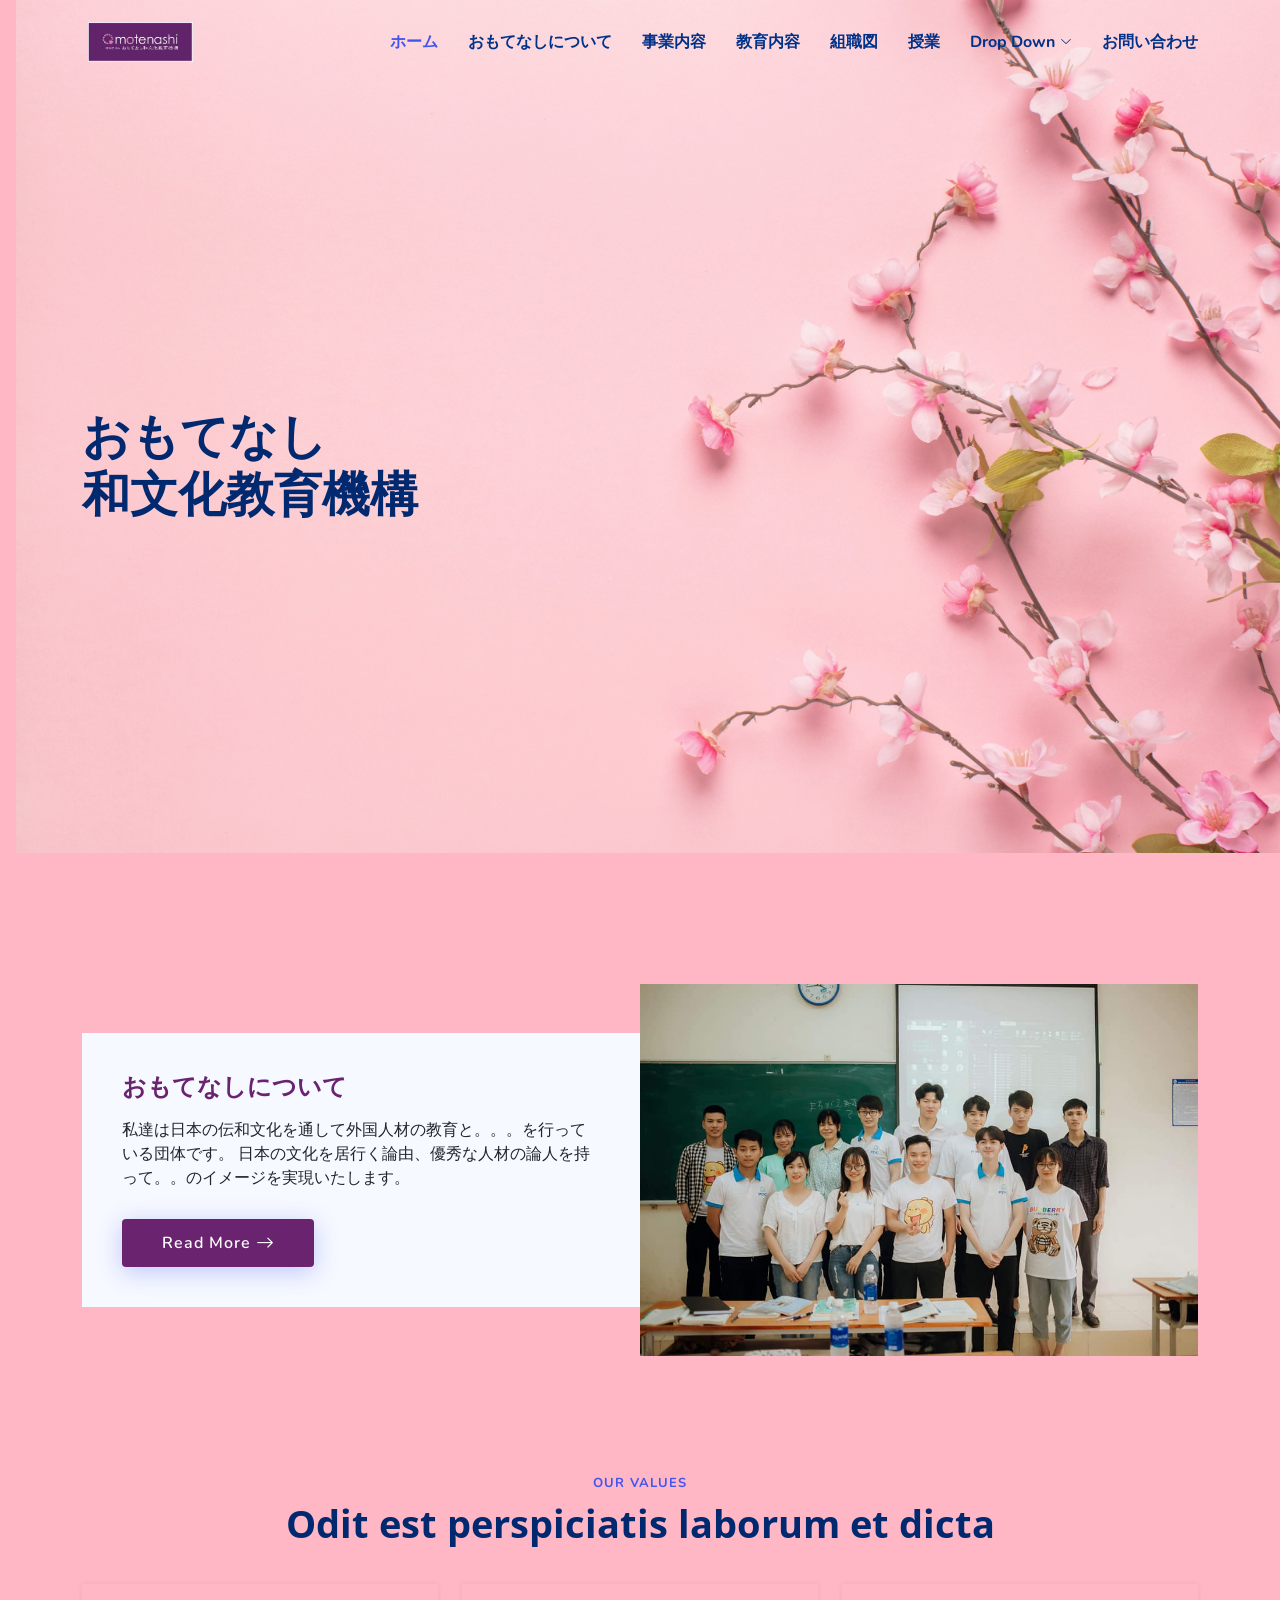
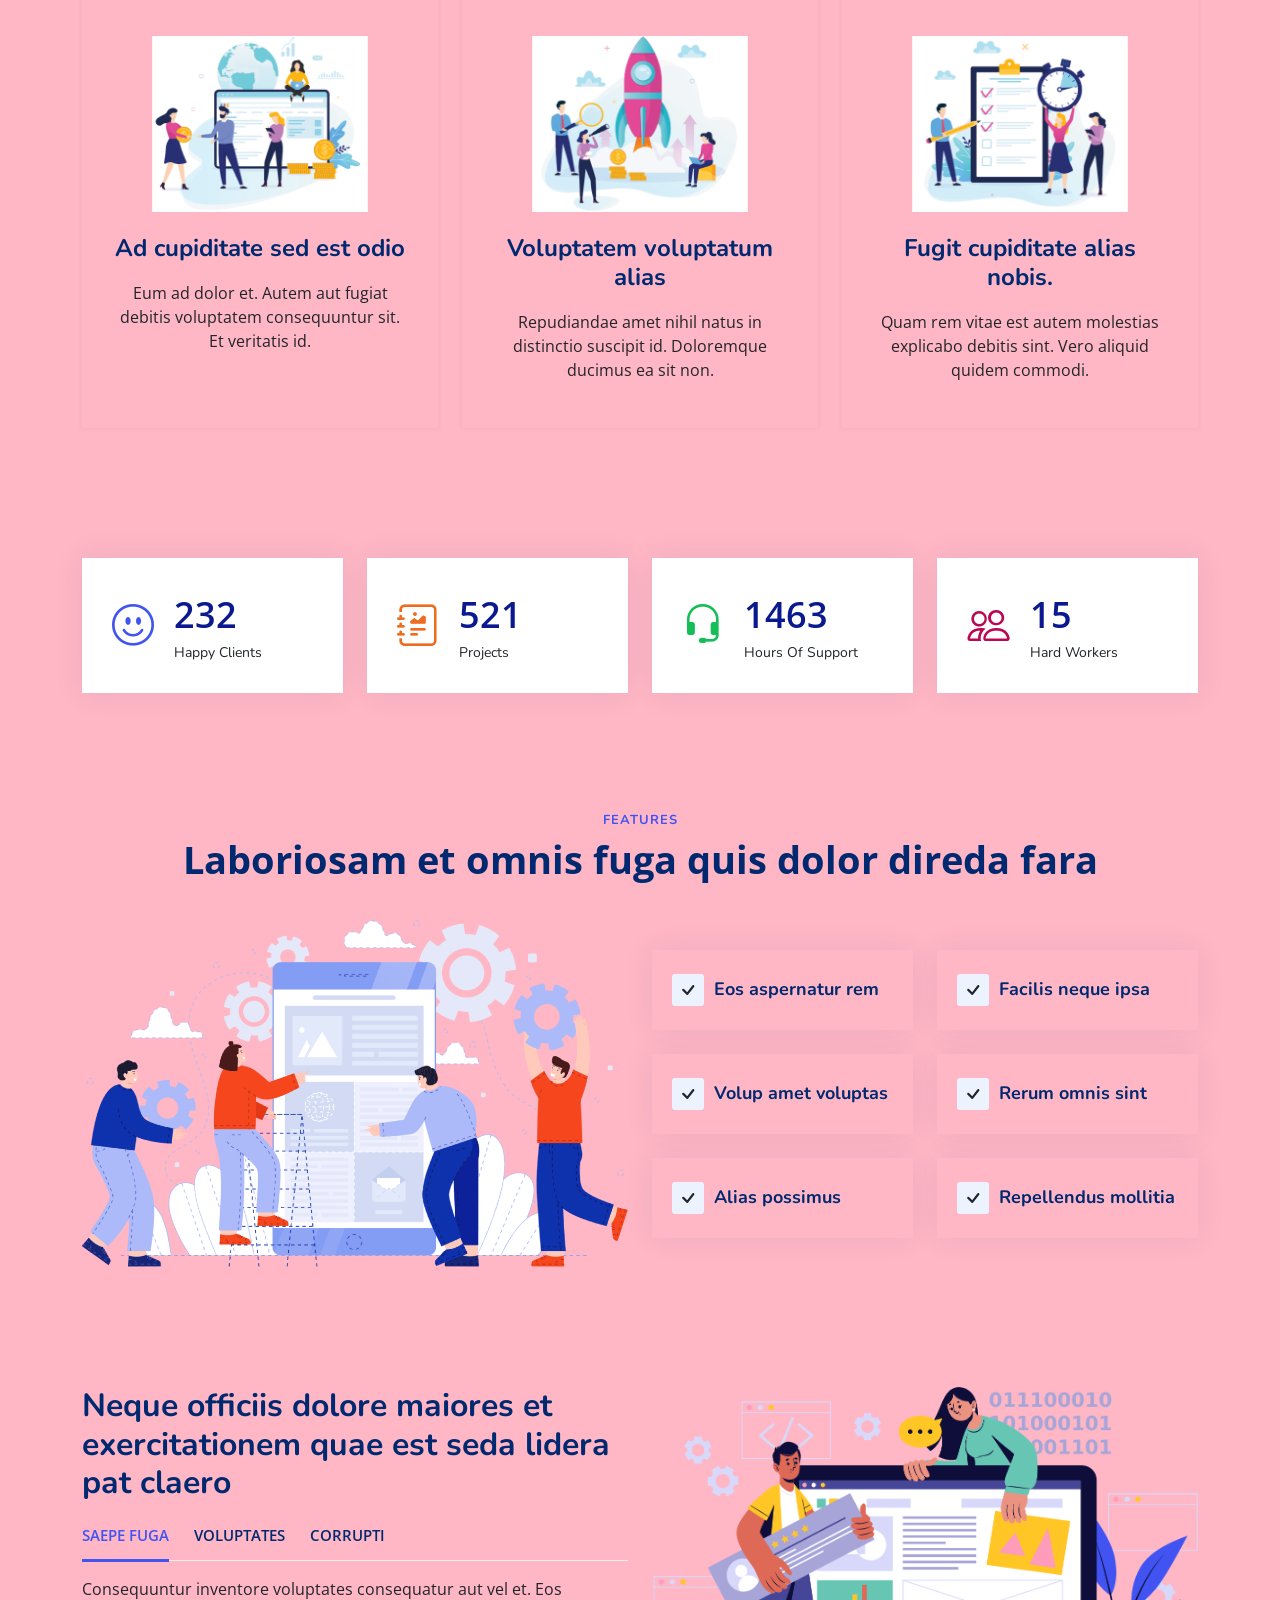
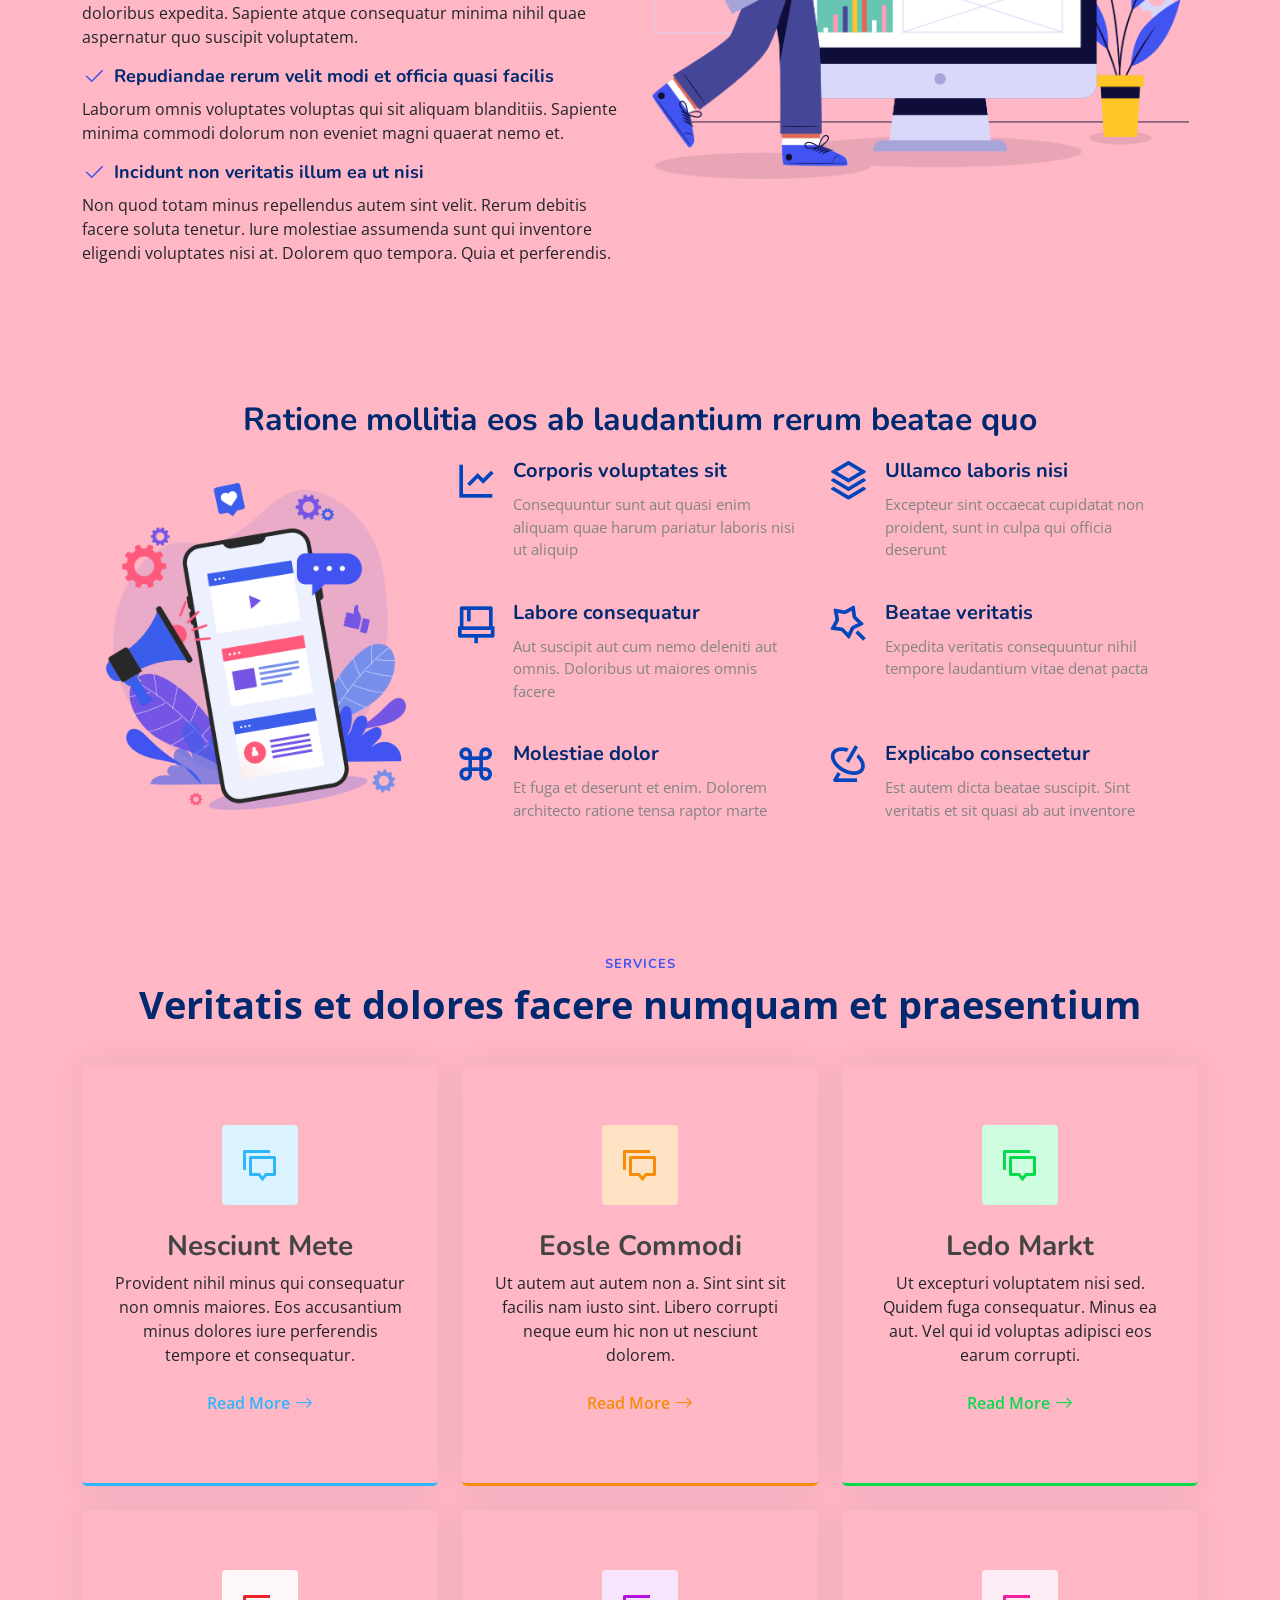
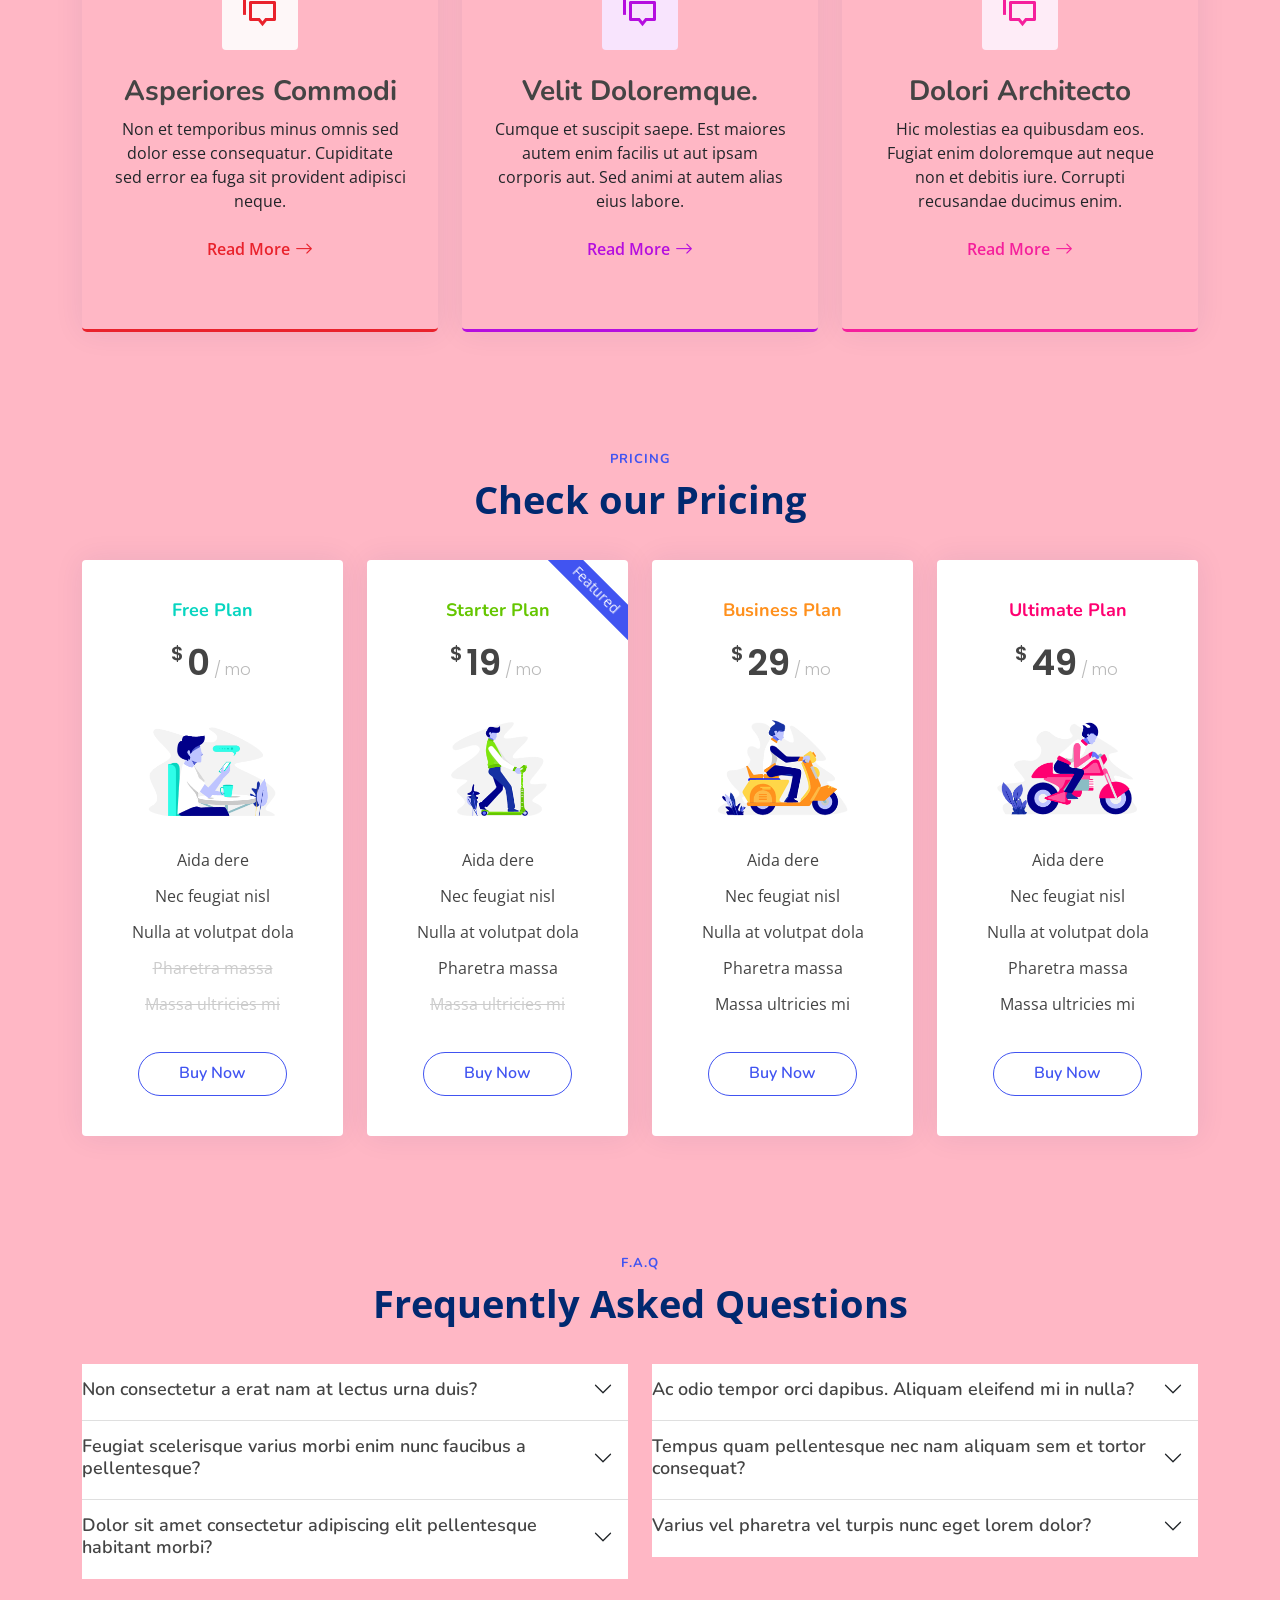
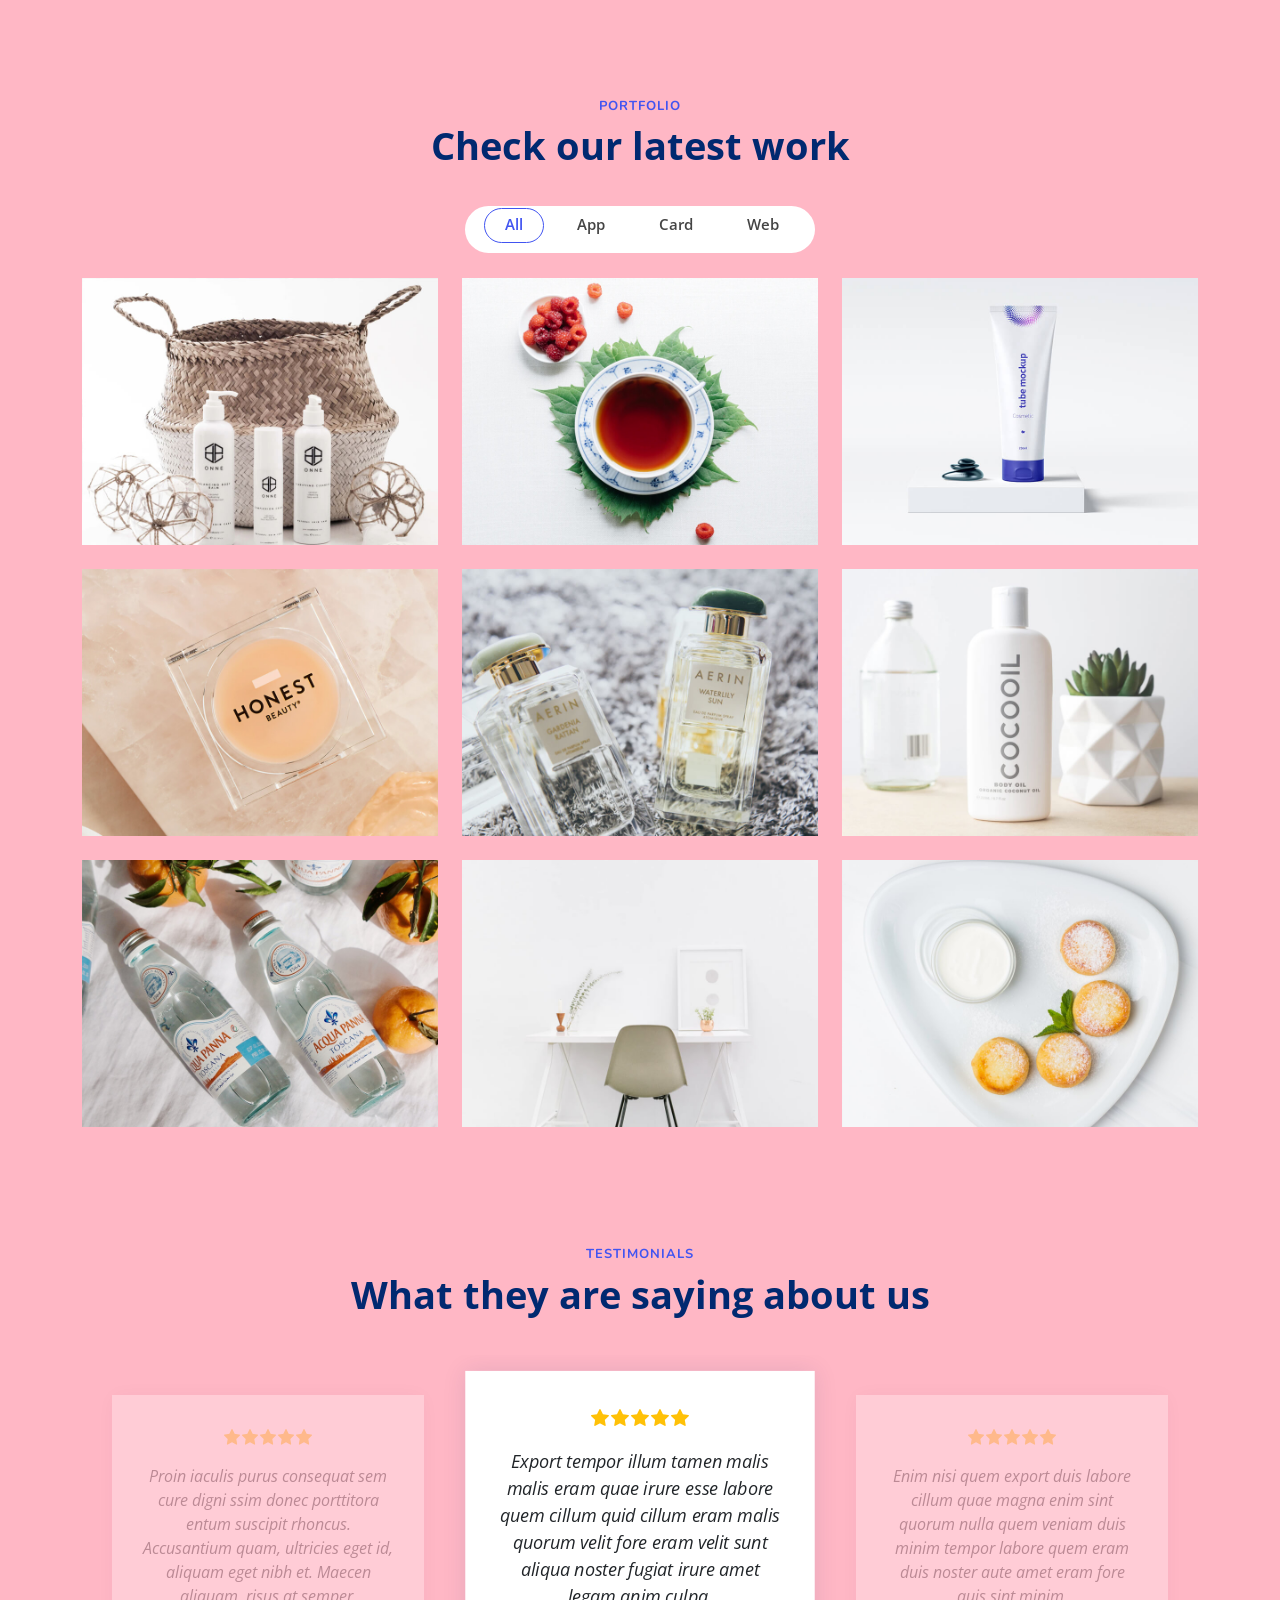
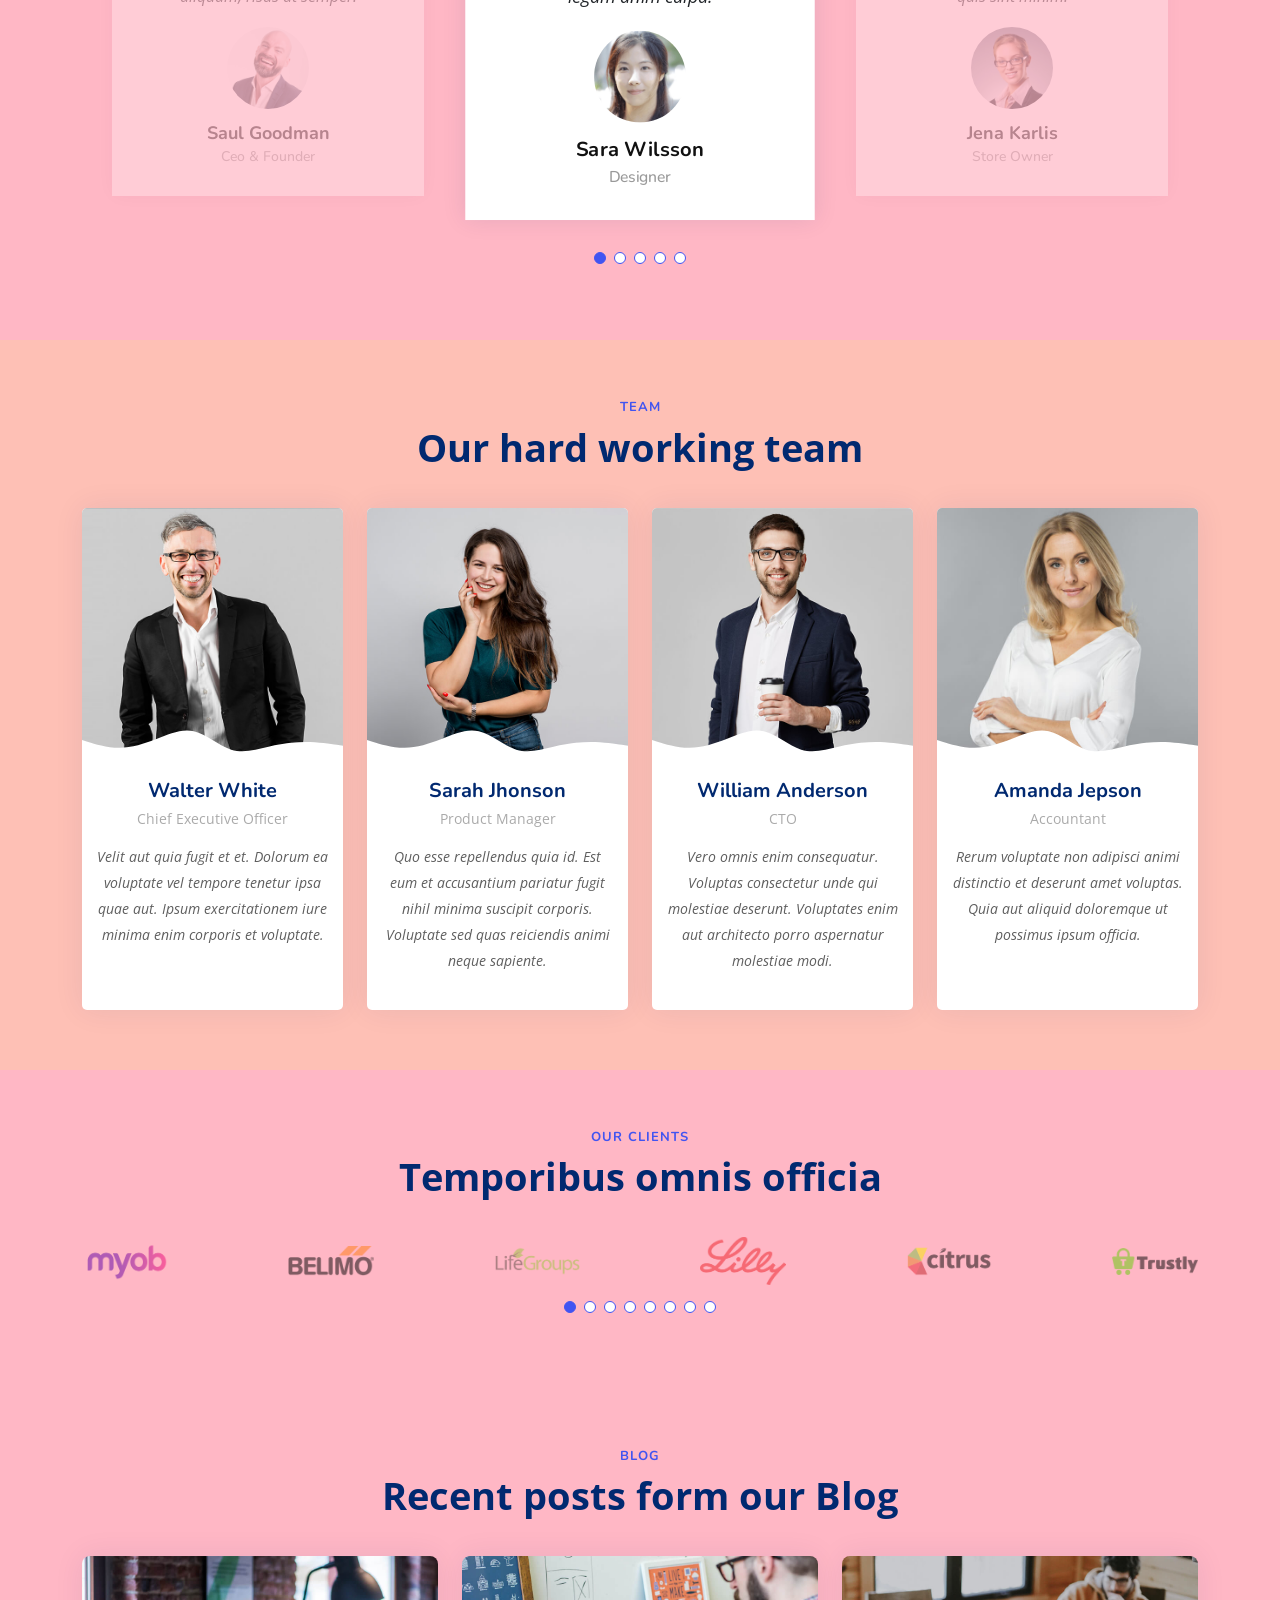
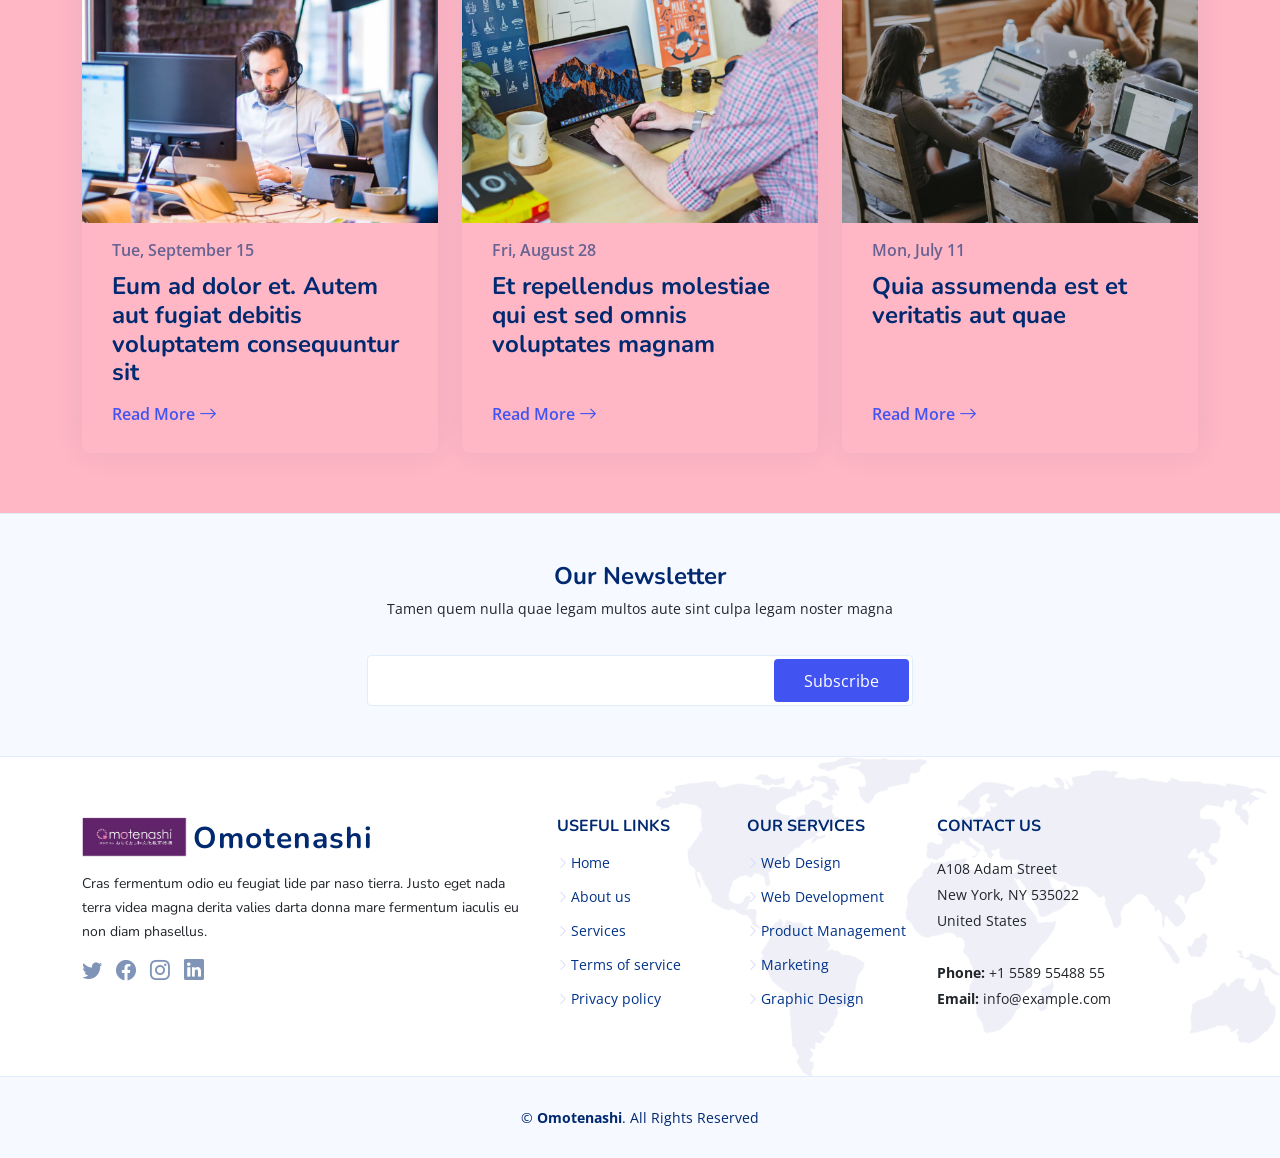
<file: Omotenashi_0409/Omotenashi/index.html>
<!DOCTYPE html>
<html lang="en">

<head>
  <meta charset="utf-8">
  <meta content="width=device-width, initial-scale=1.0" name="viewport">

  <title>Omotenashi</title>
  <meta content="" name="description">

  <meta content="" name="keywords">

  <!-- Favicons -->
  <link href="assets/img/favicon.png" rel="icon">
  <link href="assets/img/apple-touch-icon.png" rel="apple-touch-icon">

  <!-- Google Fonts -->
  <link href="https://fonts.googleapis.com/css?family=Open+Sans:300,300i,400,400i,600,600i,700,700i|Nunito:300,300i,400,400i,600,600i,700,700i|Poppins:300,300i,400,400i,500,500i,600,600i,700,700i" rel="stylesheet">

  <!-- Vendor CSS Files -->
  <link href="assets/vendor/bootstrap/css/bootstrap.min.css" rel="stylesheet">
  <link href="assets/vendor/bootstrap-icons/bootstrap-icons.css" rel="stylesheet">
  <link href="assets/vendor/aos/aos.css" rel="stylesheet">
  <link href="assets/vendor/remixicon/remixicon.css" rel="stylesheet">
  <link href="assets/vendor/swiper/swiper-bundle.min.css" rel="stylesheet">
  <link href="assets/vendor/glightbox/css/glightbox.min.css" rel="stylesheet">

  <!-- Template Main CSS File -->
  <link href="assets/css/style.css" rel="stylesheet">

  <!-- =======================================================
  * Template Name: Omotenashi - v1.0.0
  * Template URL: 
  * Author: 
  * License: 
  ======================================================== -->
</head>

<body>
　<img src="assets/img/sakura.jpg" id="background"></img>
  <!-- ======= Header ======= -->
  <header id="header" class="header fixed-top">
    <div class="container-fluid container-xl d-flex align-items-center justify-content-between">

      <a href="index.html" class="logo d-flex align-items-center">
      	<img src="assets/img/logo.png" alt="">
        <span></span>                
      </a>

      <nav id="navbar" class="navbar">
        <ul>
          <li><a class="nav-link scrollto active" href="#">ホーム </a></li> 
          <li><a class="nav-link scrollto" href="#about">おもてなしについて </a></li>
          <li><a class="nav-link scrollto" href="#services">事業内容 </a></li>
          <li><a class="nav-link scrollto" href="#portfolio">教育内容 </a></li> 
          <li><a class="nav-link scrollto" href="#team">組職図 </a></li> 
          <li><a href="blog.html">授業 </a></li> 
          <li class="dropdown"><a href="#"><span>Drop Down </span> <i class="bi bi-chevron-down"></i></a> 
            <ul>
              <li><a href="#">Drop Down 1</a></li>
              <li class="dropdown"><a href="#"><span>Deep Drop Down</span> <i class="bi bi-chevron-right"></i></a>
                <ul>
                  <li><a href="#">Deep Drop Down 1</a></li>
                  <li><a href="#">Deep Drop Down 2</a></li>
                  <li><a href="#">Deep Drop Down 3</a></li>
                  <li><a href="#">Deep Drop Down 4</a></li>
                  <li><a href="#">Deep Drop Down 5</a></li>
                </ul>
              </li>
              <li><a href="#">Drop Down 2</a></li>
              <li><a href="#">Drop Down 3</a></li>
              <li><a href="#">Drop Down 4</a></li>
            </ul>
          </li>
          <li><a class="nav-link scrollto" href="forms/contact-us.html">  お問い合わせ</a></li>
        </ul>
        <i class="bi bi-list mobile-nav-toggle"></i>
      </nav><!-- .navbar -->

    </div>
  </header><!-- End Header -->

  <!-- ======= Hero Section ======= -->
  <section id="hero" class="hero d-flex align-items-center">

    <div class="container">
      <div class="row">
        <div class="col-lg-6 d-flex flex-column justify-content-center">
          <h1 data-aos="fade-up">おもてなし</br>和文化教育機構</h1>
          <h2 data-aos="fade-up" data-aos-delay="400"></h2>         
        </div>        
      </div>
    </div>

  </section><!-- End Hero -->

  <main id="main">
    <!-- ======= About Section ======= -->
    <section id="about" class="about">

      <div class="container" data-aos="fade-up">
        <div class="row gx-0">

          <div class="col-lg-6 d-flex flex-column justify-content-center" data-aos="fade-up" data-aos-delay="200">
            <div class="content">
              <!-- <h3>おもてなしについて</h3> -->
              <h2>おもてなしについて</h2>
              <p>
                私達は日本の伝和文化を通して外国人材の教育と。。。を行っている団体です。
                  日本の文化を居行く論由、優秀な人材の論人を持って。。のイメージを実現いたします。
              </p>
              <div class="text-center text-lg-start">
                <a href="#" class="btn-read-more d-inline-flex align-items-center justify-content-center align-self-center">
                  <span>Read More</span>
                  <i class="bi bi-arrow-right"></i>
                </a>
              </div>
            </div>
          </div>

          <div class="col-lg-6 d-flex align-items-center" data-aos="zoom-out" data-aos-delay="200">
            <img src="assets/img/about.jpg" class="img-fluid" alt="">
          </div>

        </div>
      </div>

    </section><!-- End About Section -->

    <!-- ======= Values Section ======= -->
    <section id="values" class="values">

      <div class="container" data-aos="fade-up">

        <header class="section-header">
          <h2>Our Values</h2>
          <p>Odit est perspiciatis laborum et dicta</p>
        </header>

        <div class="row">

          <div class="col-lg-4">
            <div class="box" data-aos="fade-up" data-aos-delay="200">
              <img src="assets/img/values-1.png" class="img-fluid" alt="">
              <h3>Ad cupiditate sed est odio</h3>
              <p>Eum ad dolor et. Autem aut fugiat debitis voluptatem consequuntur sit. Et veritatis id.</p>
            </div>
          </div>

          <div class="col-lg-4 mt-4 mt-lg-0">
            <div class="box" data-aos="fade-up" data-aos-delay="400">
              <img src="assets/img/values-2.png" class="img-fluid" alt="">
              <h3>Voluptatem voluptatum alias</h3>
              <p>Repudiandae amet nihil natus in distinctio suscipit id. Doloremque ducimus ea sit non.</p>
            </div>
          </div>

          <div class="col-lg-4 mt-4 mt-lg-0">
            <div class="box" data-aos="fade-up" data-aos-delay="600">
              <img src="assets/img/values-3.png" class="img-fluid" alt="">
              <h3>Fugit cupiditate alias nobis.</h3>
              <p>Quam rem vitae est autem molestias explicabo debitis sint. Vero aliquid quidem commodi.</p>
            </div>
          </div>

        </div>

      </div>

    </section><!-- End Values Section -->

    <!-- ======= Counts Section ======= -->
    <section id="counts" class="counts">
      <div class="container" data-aos="fade-up">

        <div class="row gy-4">

          <div class="col-lg-3 col-md-6">
            <div class="count-box">
              <i class="bi bi-emoji-smile"></i>
              <div>
                <span data-purecounter-start="0" data-purecounter-end="232" data-purecounter-duration="1" class="purecounter"></span>
                <p>Happy Clients</p>
              </div>
            </div>
          </div>

          <div class="col-lg-3 col-md-6">
            <div class="count-box">
              <i class="bi bi-journal-richtext" style="color: #ee6c20;"></i>
              <div>
                <span data-purecounter-start="0" data-purecounter-end="521" data-purecounter-duration="1" class="purecounter"></span>
                <p>Projects</p>
              </div>
            </div>
          </div>

          <div class="col-lg-3 col-md-6">
            <div class="count-box">
              <i class="bi bi-headset" style="color: #15be56;"></i>
              <div>
                <span data-purecounter-start="0" data-purecounter-end="1463" data-purecounter-duration="1" class="purecounter"></span>
                <p>Hours Of Support</p>
              </div>
            </div>
          </div>

          <div class="col-lg-3 col-md-6">
            <div class="count-box">
              <i class="bi bi-people" style="color: #bb0852;"></i>
              <div>
                <span data-purecounter-start="0" data-purecounter-end="15" data-purecounter-duration="1" class="purecounter"></span>
                <p>Hard Workers</p>
              </div>
            </div>
          </div>

        </div>

      </div>
    </section><!-- End Counts Section -->

    <!-- ======= Features Section ======= -->
    <section id="features" class="features">

      <div class="container" data-aos="fade-up">

        <header class="section-header">
          <h2>Features</h2>
          <p>Laboriosam et omnis fuga quis dolor direda fara</p>
        </header>

        <div class="row">

          <div class="col-lg-6">
            <img src="assets/img/features.png" class="img-fluid" alt="">
          </div>

          <div class="col-lg-6 mt-5 mt-lg-0 d-flex">
            <div class="row align-self-center gy-4">

              <div class="col-md-6" data-aos="zoom-out" data-aos-delay="200">
                <div class="feature-box d-flex align-items-center">
                  <i class="bi bi-check"></i>
                  <h3>Eos aspernatur rem</h3>
                </div>
              </div>

              <div class="col-md-6" data-aos="zoom-out" data-aos-delay="300">
                <div class="feature-box d-flex align-items-center">
                  <i class="bi bi-check"></i>
                  <h3>Facilis neque ipsa</h3>
                </div>
              </div>

              <div class="col-md-6" data-aos="zoom-out" data-aos-delay="400">
                <div class="feature-box d-flex align-items-center">
                  <i class="bi bi-check"></i>
                  <h3>Volup amet voluptas</h3>
                </div>
              </div>

              <div class="col-md-6" data-aos="zoom-out" data-aos-delay="500">
                <div class="feature-box d-flex align-items-center">
                  <i class="bi bi-check"></i>
                  <h3>Rerum omnis sint</h3>
                </div>
              </div>

              <div class="col-md-6" data-aos="zoom-out" data-aos-delay="600">
                <div class="feature-box d-flex align-items-center">
                  <i class="bi bi-check"></i>
                  <h3>Alias possimus</h3>
                </div>
              </div>

              <div class="col-md-6" data-aos="zoom-out" data-aos-delay="700">
                <div class="feature-box d-flex align-items-center">
                  <i class="bi bi-check"></i>
                  <h3>Repellendus mollitia</h3>
                </div>
              </div>

            </div>
          </div>

        </div> <!-- / row -->

        <!-- Feature Tabs -->
        <div class="row feture-tabs" data-aos="fade-up">
          <div class="col-lg-6">
            <h3>Neque officiis dolore maiores et exercitationem quae est seda lidera pat claero</h3>

            <!-- Tabs -->
            <ul class="nav nav-pills mb-3">
              <li>
                <a class="nav-link active" data-bs-toggle="pill" href="#tab1">Saepe fuga</a>
              </li>
              <li>
                <a class="nav-link" data-bs-toggle="pill" href="#tab2">Voluptates</a>
              </li>
              <li>
                <a class="nav-link" data-bs-toggle="pill" href="#tab3">Corrupti</a>
              </li>
            </ul><!-- End Tabs -->

            <!-- Tab Content -->
            <div class="tab-content">

              <div class="tab-pane fade show active" id="tab1">
                <p>Consequuntur inventore voluptates consequatur aut vel et. Eos doloribus expedita. Sapiente atque consequatur minima nihil quae aspernatur quo suscipit voluptatem.</p>
                <div class="d-flex align-items-center mb-2">
                  <i class="bi bi-check2"></i>
                  <h4>Repudiandae rerum velit modi et officia quasi facilis</h4>
                </div>
                <p>Laborum omnis voluptates voluptas qui sit aliquam blanditiis. Sapiente minima commodi dolorum non eveniet magni quaerat nemo et.</p>
                <div class="d-flex align-items-center mb-2">
                  <i class="bi bi-check2"></i>
                  <h4>Incidunt non veritatis illum ea ut nisi</h4>
                </div>
                <p>Non quod totam minus repellendus autem sint velit. Rerum debitis facere soluta tenetur. Iure molestiae assumenda sunt qui inventore eligendi voluptates nisi at. Dolorem quo tempora. Quia et perferendis.</p>
              </div><!-- End Tab 1 Content -->

              <div class="tab-pane fade show" id="tab2">
                <p>Consequuntur inventore voluptates consequatur aut vel et. Eos doloribus expedita. Sapiente atque consequatur minima nihil quae aspernatur quo suscipit voluptatem.</p>
                <div class="d-flex align-items-center mb-2">
                  <i class="bi bi-check2"></i>
                  <h4>Repudiandae rerum velit modi et officia quasi facilis</h4>
                </div>
                <p>Laborum omnis voluptates voluptas qui sit aliquam blanditiis. Sapiente minima commodi dolorum non eveniet magni quaerat nemo et.</p>
                <div class="d-flex align-items-center mb-2">
                  <i class="bi bi-check2"></i>
                  <h4>Incidunt non veritatis illum ea ut nisi</h4>
                </div>
                <p>Non quod totam minus repellendus autem sint velit. Rerum debitis facere soluta tenetur. Iure molestiae assumenda sunt qui inventore eligendi voluptates nisi at. Dolorem quo tempora. Quia et perferendis.</p>
              </div><!-- End Tab 2 Content -->

              <div class="tab-pane fade show" id="tab3">
                <p>Consequuntur inventore voluptates consequatur aut vel et. Eos doloribus expedita. Sapiente atque consequatur minima nihil quae aspernatur quo suscipit voluptatem.</p>
                <div class="d-flex align-items-center mb-2">
                  <i class="bi bi-check2"></i>
                  <h4>Repudiandae rerum velit modi et officia quasi facilis</h4>
                </div>
                <p>Laborum omnis voluptates voluptas qui sit aliquam blanditiis. Sapiente minima commodi dolorum non eveniet magni quaerat nemo et.</p>
                <div class="d-flex align-items-center mb-2">
                  <i class="bi bi-check2"></i>
                  <h4>Incidunt non veritatis illum ea ut nisi</h4>
                </div>
                <p>Non quod totam minus repellendus autem sint velit. Rerum debitis facere soluta tenetur. Iure molestiae assumenda sunt qui inventore eligendi voluptates nisi at. Dolorem quo tempora. Quia et perferendis.</p>
              </div><!-- End Tab 3 Content -->

            </div>

          </div>

          <div class="col-lg-6">
            <img src="assets/img/features-2.png" class="img-fluid" alt="">
          </div>

        </div><!-- End Feature Tabs -->

        <!-- Feature Icons -->
        <div class="row feature-icons" data-aos="fade-up">
          <h3>Ratione mollitia eos ab laudantium rerum beatae quo</h3>

          <div class="row">

            <div class="col-xl-4 text-center" data-aos="fade-right" data-aos-delay="100">
              <img src="assets/img/features-3.png" class="img-fluid p-4" alt="">
            </div>

            <div class="col-xl-8 d-flex content">
              <div class="row align-self-center gy-4">

                <div class="col-md-6 icon-box" data-aos="fade-up">
                  <i class="ri-line-chart-line"></i>
                  <div>
                    <h4>Corporis voluptates sit</h4>
                    <p>Consequuntur sunt aut quasi enim aliquam quae harum pariatur laboris nisi ut aliquip</p>
                  </div>
                </div>

                <div class="col-md-6 icon-box" data-aos="fade-up" data-aos-delay="100">
                  <i class="ri-stack-line"></i>
                  <div>
                    <h4>Ullamco laboris nisi</h4>
                    <p>Excepteur sint occaecat cupidatat non proident, sunt in culpa qui officia deserunt</p>
                  </div>
                </div>

                <div class="col-md-6 icon-box" data-aos="fade-up" data-aos-delay="200">
                  <i class="ri-brush-4-line"></i>
                  <div>
                    <h4>Labore consequatur</h4>
                    <p>Aut suscipit aut cum nemo deleniti aut omnis. Doloribus ut maiores omnis facere</p>
                  </div>
                </div>

                <div class="col-md-6 icon-box" data-aos="fade-up" data-aos-delay="300">
                  <i class="ri-magic-line"></i>
                  <div>
                    <h4>Beatae veritatis</h4>
                    <p>Expedita veritatis consequuntur nihil tempore laudantium vitae denat pacta</p>
                  </div>
                </div>

                <div class="col-md-6 icon-box" data-aos="fade-up" data-aos-delay="400">
                  <i class="ri-command-line"></i>
                  <div>
                    <h4>Molestiae dolor</h4>
                    <p>Et fuga et deserunt et enim. Dolorem architecto ratione tensa raptor marte</p>
                  </div>
                </div>

                <div class="col-md-6 icon-box" data-aos="fade-up" data-aos-delay="500">
                  <i class="ri-radar-line"></i>
                  <div>
                    <h4>Explicabo consectetur</h4>
                    <p>Est autem dicta beatae suscipit. Sint veritatis et sit quasi ab aut inventore</p>
                  </div>
                </div>

              </div>
            </div>

          </div>

        </div><!-- End Feature Icons -->

      </div>

    </section><!-- End Features Section -->

    <!-- ======= Services Section ======= -->
    <section id="services" class="services">

      <div class="container" data-aos="fade-up">

        <header class="section-header">
          <h2>Services</h2>
          <p>Veritatis et dolores facere numquam et praesentium</p>
        </header>

        <div class="row gy-4">

          <div class="col-lg-4 col-md-6" data-aos="fade-up" data-aos-delay="200">
            <div class="service-box blue">
              <i class="ri-discuss-line icon"></i>
              <h3>Nesciunt Mete</h3>
              <p>Provident nihil minus qui consequatur non omnis maiores. Eos accusantium minus dolores iure perferendis tempore et consequatur.</p>
              <a href="#" class="read-more"><span>Read More</span> <i class="bi bi-arrow-right"></i></a>
            </div>
          </div>

          <div class="col-lg-4 col-md-6" data-aos="fade-up" data-aos-delay="300">
            <div class="service-box orange">
              <i class="ri-discuss-line icon"></i>
              <h3>Eosle Commodi</h3>
              <p>Ut autem aut autem non a. Sint sint sit facilis nam iusto sint. Libero corrupti neque eum hic non ut nesciunt dolorem.</p>
              <a href="#" class="read-more"><span>Read More</span> <i class="bi bi-arrow-right"></i></a>
            </div>
          </div>

          <div class="col-lg-4 col-md-6" data-aos="fade-up" data-aos-delay="400">
            <div class="service-box green">
              <i class="ri-discuss-line icon"></i>
              <h3>Ledo Markt</h3>
              <p>Ut excepturi voluptatem nisi sed. Quidem fuga consequatur. Minus ea aut. Vel qui id voluptas adipisci eos earum corrupti.</p>
              <a href="#" class="read-more"><span>Read More</span> <i class="bi bi-arrow-right"></i></a>
            </div>
          </div>

          <div class="col-lg-4 col-md-6" data-aos="fade-up" data-aos-delay="500">
            <div class="service-box red">
              <i class="ri-discuss-line icon"></i>
              <h3>Asperiores Commodi</h3>
              <p>Non et temporibus minus omnis sed dolor esse consequatur. Cupiditate sed error ea fuga sit provident adipisci neque.</p>
              <a href="#" class="read-more"><span>Read More</span> <i class="bi bi-arrow-right"></i></a>
            </div>
          </div>

          <div class="col-lg-4 col-md-6" data-aos="fade-up" data-aos-delay="600">
            <div class="service-box purple">
              <i class="ri-discuss-line icon"></i>
              <h3>Velit Doloremque.</h3>
              <p>Cumque et suscipit saepe. Est maiores autem enim facilis ut aut ipsam corporis aut. Sed animi at autem alias eius labore.</p>
              <a href="#" class="read-more"><span>Read More</span> <i class="bi bi-arrow-right"></i></a>
            </div>
          </div>

          <div class="col-lg-4 col-md-6" data-aos="fade-up" data-aos-delay="700">
            <div class="service-box pink">
              <i class="ri-discuss-line icon"></i>
              <h3>Dolori Architecto</h3>
              <p>Hic molestias ea quibusdam eos. Fugiat enim doloremque aut neque non et debitis iure. Corrupti recusandae ducimus enim.</p>
              <a href="#" class="read-more"><span>Read More</span> <i class="bi bi-arrow-right"></i></a>
            </div>
          </div>

        </div>

      </div>

    </section><!-- End Services Section -->

    <!-- ======= Pricing Section ======= -->
    <section id="pricing" class="pricing">

      <div class="container" data-aos="fade-up">

        <header class="section-header">
          <h2>Pricing</h2>
          <p>Check our Pricing</p>
        </header>

        <div class="row gy-4" data-aos="fade-left">

          <div class="col-lg-3 col-md-6" data-aos="zoom-in" data-aos-delay="100">
            <div class="box">
              <h3 style="color: #07d5c0;">Free Plan</h3>
              <div class="price"><sup>$</sup>0<span> / mo</span></div>
              <img src="assets/img/pricing-free.png" class="img-fluid" alt="">
              <ul>
                <li>Aida dere</li>
                <li>Nec feugiat nisl</li>
                <li>Nulla at volutpat dola</li>
                <li class="na">Pharetra massa</li>
                <li class="na">Massa ultricies mi</li>
              </ul>
              <a href="#" class="btn-buy">Buy Now</a>
            </div>
          </div>

          <div class="col-lg-3 col-md-6" data-aos="zoom-in" data-aos-delay="200">
            <div class="box">
              <span class="featured">Featured</span>
              <h3 style="color: #65c600;">Starter Plan</h3>
              <div class="price"><sup>$</sup>19<span> / mo</span></div>
              <img src="assets/img/pricing-starter.png" class="img-fluid" alt="">
              <ul>
                <li>Aida dere</li>
                <li>Nec feugiat nisl</li>
                <li>Nulla at volutpat dola</li>
                <li>Pharetra massa</li>
                <li class="na">Massa ultricies mi</li>
              </ul>
              <a href="#" class="btn-buy">Buy Now</a>
            </div>
          </div>

          <div class="col-lg-3 col-md-6" data-aos="zoom-in" data-aos-delay="300">
            <div class="box">
              <h3 style="color: #ff901c;">Business Plan</h3>
              <div class="price"><sup>$</sup>29<span> / mo</span></div>
              <img src="assets/img/pricing-business.png" class="img-fluid" alt="">
              <ul>
                <li>Aida dere</li>
                <li>Nec feugiat nisl</li>
                <li>Nulla at volutpat dola</li>
                <li>Pharetra massa</li>
                <li>Massa ultricies mi</li>
              </ul>
              <a href="#" class="btn-buy">Buy Now</a>
            </div>
          </div>

          <div class="col-lg-3 col-md-6" data-aos="zoom-in" data-aos-delay="400">
            <div class="box">
              <h3 style="color: #ff0071;">Ultimate Plan</h3>
              <div class="price"><sup>$</sup>49<span> / mo</span></div>
              <img src="assets/img/pricing-ultimate.png" class="img-fluid" alt="">
              <ul>
                <li>Aida dere</li>
                <li>Nec feugiat nisl</li>
                <li>Nulla at volutpat dola</li>
                <li>Pharetra massa</li>
                <li>Massa ultricies mi</li>
              </ul>
              <a href="#" class="btn-buy">Buy Now</a>
            </div>
          </div>

        </div>

      </div>

    </section><!-- End Pricing Section -->

    <!-- ======= F.A.Q Section ======= -->
    <section id="faq" class="faq">

      <div class="container" data-aos="fade-up">

        <header class="section-header">
          <h2>F.A.Q</h2>
          <p>Frequently Asked Questions</p>
        </header>

        <div class="row">
          <div class="col-lg-6">
            <!-- F.A.Q List 1-->
            <div class="accordion accordion-flush" id="faqlist1">
              <div class="accordion-item">
                <h2 class="accordion-header">
                  <button class="accordion-button collapsed" type="button" data-bs-toggle="collapse" data-bs-target="#faq-content-1">
                    Non consectetur a erat nam at lectus urna duis?
                  </button>
                </h2>
                <div id="faq-content-1" class="accordion-collapse collapse" data-bs-parent="#faqlist1">
                  <div class="accordion-body">
                    Feugiat pretium nibh ipsum consequat. Tempus iaculis urna id volutpat lacus laoreet non curabitur gravida. Venenatis lectus magna fringilla urna porttitor rhoncus dolor purus non.
                  </div>
                </div>
              </div>

              <div class="accordion-item">
                <h2 class="accordion-header">
                  <button class="accordion-button collapsed" type="button" data-bs-toggle="collapse" data-bs-target="#faq-content-2">
                    Feugiat scelerisque varius morbi enim nunc faucibus a pellentesque?
                  </button>
                </h2>
                <div id="faq-content-2" class="accordion-collapse collapse" data-bs-parent="#faqlist1">
                  <div class="accordion-body">
                    Dolor sit amet consectetur adipiscing elit pellentesque habitant morbi. Id interdum velit laoreet id donec ultrices. Fringilla phasellus faucibus scelerisque eleifend donec pretium. Est pellentesque elit ullamcorper dignissim. Mauris ultrices eros in cursus turpis massa tincidunt dui.
                  </div>
                </div>
              </div>

              <div class="accordion-item">
                <h2 class="accordion-header">
                  <button class="accordion-button collapsed" type="button" data-bs-toggle="collapse" data-bs-target="#faq-content-3">
                    Dolor sit amet consectetur adipiscing elit pellentesque habitant morbi?
                  </button>
                </h2>
                <div id="faq-content-3" class="accordion-collapse collapse" data-bs-parent="#faqlist1">
                  <div class="accordion-body">
                    Eleifend mi in nulla posuere sollicitudin aliquam ultrices sagittis orci. Faucibus pulvinar elementum integer enim. Sem nulla pharetra diam sit amet nisl suscipit. Rutrum tellus pellentesque eu tincidunt. Lectus urna duis convallis convallis tellus. Urna molestie at elementum eu facilisis sed odio morbi quis
                  </div>
                </div>
              </div>

            </div>
          </div>

          <div class="col-lg-6">

            <!-- F.A.Q List 2-->
            <div class="accordion accordion-flush" id="faqlist2">

              <div class="accordion-item">
                <h2 class="accordion-header">
                  <button class="accordion-button collapsed" type="button" data-bs-toggle="collapse" data-bs-target="#faq2-content-1">
                    Ac odio tempor orci dapibus. Aliquam eleifend mi in nulla?
                  </button>
                </h2>
                <div id="faq2-content-1" class="accordion-collapse collapse" data-bs-parent="#faqlist2">
                  <div class="accordion-body">
                    Dolor sit amet consectetur adipiscing elit pellentesque habitant morbi. Id interdum velit laoreet id donec ultrices. Fringilla phasellus faucibus scelerisque eleifend donec pretium. Est pellentesque elit ullamcorper dignissim. Mauris ultrices eros in cursus turpis massa tincidunt dui.
                  </div>
                </div>
              </div>

              <div class="accordion-item">
                <h2 class="accordion-header">
                  <button class="accordion-button collapsed" type="button" data-bs-toggle="collapse" data-bs-target="#faq2-content-2">
                    Tempus quam pellentesque nec nam aliquam sem et tortor consequat?
                  </button>
                </h2>
                <div id="faq2-content-2" class="accordion-collapse collapse" data-bs-parent="#faqlist2">
                  <div class="accordion-body">
                    Molestie a iaculis at erat pellentesque adipiscing commodo. Dignissim suspendisse in est ante in. Nunc vel risus commodo viverra maecenas accumsan. Sit amet nisl suscipit adipiscing bibendum est. Purus gravida quis blandit turpis cursus in
                  </div>
                </div>
              </div>

              <div class="accordion-item">
                <h2 class="accordion-header">
                  <button class="accordion-button collapsed" type="button" data-bs-toggle="collapse" data-bs-target="#faq2-content-3">
                    Varius vel pharetra vel turpis nunc eget lorem dolor?
                  </button>
                </h2>
                <div id="faq2-content-3" class="accordion-collapse collapse" data-bs-parent="#faqlist2">
                  <div class="accordion-body">
                    Laoreet sit amet cursus sit amet dictum sit amet justo. Mauris vitae ultricies leo integer malesuada nunc vel. Tincidunt eget nullam non nisi est sit amet. Turpis nunc eget lorem dolor sed. Ut venenatis tellus in metus vulputate eu scelerisque. Pellentesque diam volutpat commodo sed egestas egestas fringilla phasellus faucibus. Nibh tellus molestie nunc non blandit massa enim nec.
                  </div>
                </div>
              </div>

            </div>
          </div>

        </div>

      </div>

    </section><!-- End F.A.Q Section -->

    <!-- ======= Portfolio Section ======= -->
    <section id="portfolio" class="portfolio">

      <div class="container" data-aos="fade-up">

        <header class="section-header">
          <h2>Portfolio</h2>
          <p>Check our latest work</p>
        </header>

        <div class="row" data-aos="fade-up" data-aos-delay="100">
          <div class="col-lg-12 d-flex justify-content-center">
            <ul id="portfolio-flters">
              <li data-filter="*" class="filter-active">All</li>
              <li data-filter=".filter-app">App</li>
              <li data-filter=".filter-card">Card</li>
              <li data-filter=".filter-web">Web</li>
            </ul>
          </div>
        </div>

        <div class="row gy-4 portfolio-container" data-aos="fade-up" data-aos-delay="200">

          <div class="col-lg-4 col-md-6 portfolio-item filter-app">
            <div class="portfolio-wrap">
              <img src="assets/img/portfolio/portfolio-1.jpg" class="img-fluid" alt="">
              <div class="portfolio-info">
                <h4>App 1</h4>
                <p>App</p>
                <div class="portfolio-links">
                  <a href="assets/img/portfolio/portfolio-1.jpg" data-gallery="portfolioGallery" class="portfokio-lightbox" title="App 1"><i class="bi bi-plus"></i></a>
                  <a href="portfolio-details.html" title="More Details"><i class="bi bi-link"></i></a>
                </div>
              </div>
            </div>
          </div>

          <div class="col-lg-4 col-md-6 portfolio-item filter-web">
            <div class="portfolio-wrap">
              <img src="assets/img/portfolio/portfolio-2.jpg" class="img-fluid" alt="">
              <div class="portfolio-info">
                <h4>Web 3</h4>
                <p>Web</p>
                <div class="portfolio-links">
                  <a href="assets/img/portfolio/portfolio-2.jpg" data-gallery="portfolioGallery" class="portfokio-lightbox" title="Web 3"><i class="bi bi-plus"></i></a>
                  <a href="portfolio-details.html" title="More Details"><i class="bi bi-link"></i></a>
                </div>
              </div>
            </div>
          </div>

          <div class="col-lg-4 col-md-6 portfolio-item filter-app">
            <div class="portfolio-wrap">
              <img src="assets/img/portfolio/portfolio-3.jpg" class="img-fluid" alt="">
              <div class="portfolio-info">
                <h4>App 2</h4>
                <p>App</p>
                <div class="portfolio-links">
                  <a href="assets/img/portfolio/portfolio-3.jpg" data-gallery="portfolioGallery" class="portfokio-lightbox" title="App 2"><i class="bi bi-plus"></i></a>
                  <a href="portfolio-details.html" title="More Details"><i class="bi bi-link"></i></a>
                </div>
              </div>
            </div>
          </div>

          <div class="col-lg-4 col-md-6 portfolio-item filter-card">
            <div class="portfolio-wrap">
              <img src="assets/img/portfolio/portfolio-4.jpg" class="img-fluid" alt="">
              <div class="portfolio-info">
                <h4>Card 2</h4>
                <p>Card</p>
                <div class="portfolio-links">
                  <a href="assets/img/portfolio/portfolio-4.jpg" data-gallery="portfolioGallery" class="portfokio-lightbox" title="Card 2"><i class="bi bi-plus"></i></a>
                  <a href="portfolio-details.html" title="More Details"><i class="bi bi-link"></i></a>
                </div>
              </div>
            </div>
          </div>

          <div class="col-lg-4 col-md-6 portfolio-item filter-web">
            <div class="portfolio-wrap">
              <img src="assets/img/portfolio/portfolio-5.jpg" class="img-fluid" alt="">
              <div class="portfolio-info">
                <h4>Web 2</h4>
                <p>Web</p>
                <div class="portfolio-links">
                  <a href="assets/img/portfolio/portfolio-5.jpg" data-gallery="portfolioGallery" class="portfokio-lightbox" title="Web 2"><i class="bi bi-plus"></i></a>
                  <a href="portfolio-details.html" title="More Details"><i class="bi bi-link"></i></a>
                </div>
              </div>
            </div>
          </div>

          <div class="col-lg-4 col-md-6 portfolio-item filter-app">
            <div class="portfolio-wrap">
              <img src="assets/img/portfolio/portfolio-6.jpg" class="img-fluid" alt="">
              <div class="portfolio-info">
                <h4>App 3</h4>
                <p>App</p>
                <div class="portfolio-links">
                  <a href="assets/img/portfolio/portfolio-6.jpg" data-gallery="portfolioGallery" class="portfokio-lightbox" title="App 3"><i class="bi bi-plus"></i></a>
                  <a href="portfolio-details.html" title="More Details"><i class="bi bi-link"></i></a>
                </div>
              </div>
            </div>
          </div>

          <div class="col-lg-4 col-md-6 portfolio-item filter-card">
            <div class="portfolio-wrap">
              <img src="assets/img/portfolio/portfolio-7.jpg" class="img-fluid" alt="">
              <div class="portfolio-info">
                <h4>Card 1</h4>
                <p>Card</p>
                <div class="portfolio-links">
                  <a href="assets/img/portfolio/portfolio-7.jpg" data-gallery="portfolioGallery" class="portfokio-lightbox" title="Card 1"><i class="bi bi-plus"></i></a>
                  <a href="portfolio-details.html" title="More Details"><i class="bi bi-link"></i></a>
                </div>
              </div>
            </div>
          </div>

          <div class="col-lg-4 col-md-6 portfolio-item filter-card">
            <div class="portfolio-wrap">
              <img src="assets/img/portfolio/portfolio-8.jpg" class="img-fluid" alt="">
              <div class="portfolio-info">
                <h4>Card 3</h4>
                <p>Card</p>
                <div class="portfolio-links">
                  <a href="assets/img/portfolio/portfolio-8.jpg" data-gallery="portfolioGallery" class="portfokio-lightbox" title="Card 3"><i class="bi bi-plus"></i></a>
                  <a href="portfolio-details.html" title="More Details"><i class="bi bi-link"></i></a>
                </div>
              </div>
            </div>
          </div>

          <div class="col-lg-4 col-md-6 portfolio-item filter-web">
            <div class="portfolio-wrap">
              <img src="assets/img/portfolio/portfolio-9.jpg" class="img-fluid" alt="">
              <div class="portfolio-info">
                <h4>Web 3</h4>
                <p>Web</p>
                <div class="portfolio-links">
                  <a href="assets/img/portfolio/portfolio-9.jpg" data-gallery="portfolioGallery" class="portfokio-lightbox" title="Web 3"><i class="bi bi-plus"></i></a>
                  <a href="portfolio-details.html" title="More Details"><i class="bi bi-link"></i></a>
                </div>
              </div>
            </div>
          </div>

        </div>

      </div>

    </section><!-- End Portfolio Section -->

    <!-- ======= Testimonials Section ======= -->
    <section id="testimonials" class="testimonials">

      <div class="container" data-aos="fade-up">

        <header class="section-header">
          <h2>Testimonials</h2>
          <p>What they are saying about us</p>
        </header>

        <div class="testimonials-slider swiper-container" data-aos="fade-up" data-aos-delay="200">
          <div class="swiper-wrapper">

            <div class="swiper-slide">
              <div class="testimonial-item">
                <div class="stars">
                  <i class="bi bi-star-fill"></i><i class="bi bi-star-fill"></i><i class="bi bi-star-fill"></i><i class="bi bi-star-fill"></i><i class="bi bi-star-fill"></i>
                </div>
                <p>
                  Proin iaculis purus consequat sem cure digni ssim donec porttitora entum suscipit rhoncus. Accusantium quam, ultricies eget id, aliquam eget nibh et. Maecen aliquam, risus at semper.
                </p>
                <div class="profile mt-auto">
                  <img src="assets/img/testimonials/testimonials-1.jpg" class="testimonial-img" alt="">
                  <h3>Saul Goodman</h3>
                  <h4>Ceo &amp; Founder</h4>
                </div>
              </div>
            </div><!-- End testimonial item -->

            <div class="swiper-slide">
              <div class="testimonial-item">
                <div class="stars">
                  <i class="bi bi-star-fill"></i><i class="bi bi-star-fill"></i><i class="bi bi-star-fill"></i><i class="bi bi-star-fill"></i><i class="bi bi-star-fill"></i>
                </div>
                <p>
                  Export tempor illum tamen malis malis eram quae irure esse labore quem cillum quid cillum eram malis quorum velit fore eram velit sunt aliqua noster fugiat irure amet legam anim culpa.
                </p>
                <div class="profile mt-auto">
                  <img src="assets/img/testimonials/testimonials-2.jpg" class="testimonial-img" alt="">
                  <h3>Sara Wilsson</h3>
                  <h4>Designer</h4>
                </div>
              </div>
            </div><!-- End testimonial item -->

            <div class="swiper-slide">
              <div class="testimonial-item">
                <div class="stars">
                  <i class="bi bi-star-fill"></i><i class="bi bi-star-fill"></i><i class="bi bi-star-fill"></i><i class="bi bi-star-fill"></i><i class="bi bi-star-fill"></i>
                </div>
                <p>
                  Enim nisi quem export duis labore cillum quae magna enim sint quorum nulla quem veniam duis minim tempor labore quem eram duis noster aute amet eram fore quis sint minim.
                </p>
                <div class="profile mt-auto">
                  <img src="assets/img/testimonials/testimonials-3.jpg" class="testimonial-img" alt="">
                  <h3>Jena Karlis</h3>
                  <h4>Store Owner</h4>
                </div>
              </div>
            </div><!-- End testimonial item -->

            <div class="swiper-slide">
              <div class="testimonial-item">
                <div class="stars">
                  <i class="bi bi-star-fill"></i><i class="bi bi-star-fill"></i><i class="bi bi-star-fill"></i><i class="bi bi-star-fill"></i><i class="bi bi-star-fill"></i>
                </div>
                <p>
                  Fugiat enim eram quae cillum dolore dolor amet nulla culpa multos export minim fugiat minim velit minim dolor enim duis veniam ipsum anim magna sunt elit fore quem dolore labore illum veniam.
                </p>
                <div class="profile mt-auto">
                  <img src="assets/img/testimonials/testimonials-4.jpg" class="testimonial-img" alt="">
                  <h3>Matt Brandon</h3>
                  <h4>Freelancer</h4>
                </div>
              </div>
            </div><!-- End testimonial item -->

            <div class="swiper-slide">
              <div class="testimonial-item">
                <div class="stars">
                  <i class="bi bi-star-fill"></i><i class="bi bi-star-fill"></i><i class="bi bi-star-fill"></i><i class="bi bi-star-fill"></i><i class="bi bi-star-fill"></i>
                </div>
                <p>
                  Quis quorum aliqua sint quem legam fore sunt eram irure aliqua veniam tempor noster veniam enim culpa labore duis sunt culpa nulla illum cillum fugiat legam esse veniam culpa fore nisi cillum quid.
                </p>
                <div class="profile mt-auto">
                  <img src="assets/img/testimonials/testimonials-5.jpg" class="testimonial-img" alt="">
                  <h3>John Larson</h3>
                  <h4>Entrepreneur</h4>
                </div>
              </div>
            </div><!-- End testimonial item -->

          </div>
          <div class="swiper-pagination"></div>
        </div>

      </div>

    </section><!-- End Testimonials Section -->

    <!-- ======= Team Section ======= -->
    <section id="team" class="team">

      <div class="container" data-aos="fade-up">

        <header class="section-header">
          <h2>Team</h2>
          <p>Our hard working team</p>
        </header>

        <div class="row gy-4">

          <div class="col-lg-3 col-md-6 d-flex align-items-stretch" data-aos="fade-up" data-aos-delay="100">
            <div class="member">
              <div class="member-img">
                <img src="assets/img/team/team-1.jpg" class="img-fluid" alt="">
                <div class="social">
                  <a href=""><i class="bi bi-twitter"></i></a>
                  <a href=""><i class="bi bi-facebook"></i></a>
                  <a href=""><i class="bi bi-instagram"></i></a>
                  <a href=""><i class="bi bi-linkedin"></i></a>
                </div>
              </div>
              <div class="member-info">
                <h4>Walter White</h4>
                <span>Chief Executive Officer</span>
                <p>Velit aut quia fugit et et. Dolorum ea voluptate vel tempore tenetur ipsa quae aut. Ipsum exercitationem iure minima enim corporis et voluptate.</p>
              </div>
            </div>
          </div>

          <div class="col-lg-3 col-md-6 d-flex align-items-stretch" data-aos="fade-up" data-aos-delay="200">
            <div class="member">
              <div class="member-img">
                <img src="assets/img/team/team-2.jpg" class="img-fluid" alt="">
                <div class="social">
                  <a href=""><i class="bi bi-twitter"></i></a>
                  <a href=""><i class="bi bi-facebook"></i></a>
                  <a href=""><i class="bi bi-instagram"></i></a>
                  <a href=""><i class="bi bi-linkedin"></i></a>
                </div>
              </div>
              <div class="member-info">
                <h4>Sarah Jhonson</h4>
                <span>Product Manager</span>
                <p>Quo esse repellendus quia id. Est eum et accusantium pariatur fugit nihil minima suscipit corporis. Voluptate sed quas reiciendis animi neque sapiente.</p>
              </div>
            </div>
          </div>

          <div class="col-lg-3 col-md-6 d-flex align-items-stretch" data-aos="fade-up" data-aos-delay="300">
            <div class="member">
              <div class="member-img">
                <img src="assets/img/team/team-3.jpg" class="img-fluid" alt="">
                <div class="social">
                  <a href=""><i class="bi bi-twitter"></i></a>
                  <a href=""><i class="bi bi-facebook"></i></a>
                  <a href=""><i class="bi bi-instagram"></i></a>
                  <a href=""><i class="bi bi-linkedin"></i></a>
                </div>
              </div>
              <div class="member-info">
                <h4>William Anderson</h4>
                <span>CTO</span>
                <p>Vero omnis enim consequatur. Voluptas consectetur unde qui molestiae deserunt. Voluptates enim aut architecto porro aspernatur molestiae modi.</p>
              </div>
            </div>
          </div>

          <div class="col-lg-3 col-md-6 d-flex align-items-stretch" data-aos="fade-up" data-aos-delay="400">
            <div class="member">
              <div class="member-img">
                <img src="assets/img/team/team-4.jpg" class="img-fluid" alt="">
                <div class="social">
                  <a href=""><i class="bi bi-twitter"></i></a>
                  <a href=""><i class="bi bi-facebook"></i></a>
                  <a href=""><i class="bi bi-instagram"></i></a>
                  <a href=""><i class="bi bi-linkedin"></i></a>
                </div>
              </div>
              <div class="member-info">
                <h4>Amanda Jepson</h4>
                <span>Accountant</span>
                <p>Rerum voluptate non adipisci animi distinctio et deserunt amet voluptas. Quia aut aliquid doloremque ut possimus ipsum officia.</p>
              </div>
            </div>
          </div>

        </div>

      </div>

    </section><!-- End Team Section -->

    <!-- ======= Clients Section ======= -->
    <section id="clients" class="clients">

      <div class="container" data-aos="fade-up">

        <header class="section-header">
          <h2>Our Clients</h2>
          <p>Temporibus omnis officia</p>
        </header>

        <div class="clients-slider swiper-container">
          <div class="swiper-wrapper align-items-center">
            <div class="swiper-slide"><img src="assets/img/clients/client-1.png" class="img-fluid" alt=""></div>
            <div class="swiper-slide"><img src="assets/img/clients/client-2.png" class="img-fluid" alt=""></div>
            <div class="swiper-slide"><img src="assets/img/clients/client-3.png" class="img-fluid" alt=""></div>
            <div class="swiper-slide"><img src="assets/img/clients/client-4.png" class="img-fluid" alt=""></div>
            <div class="swiper-slide"><img src="assets/img/clients/client-5.png" class="img-fluid" alt=""></div>
            <div class="swiper-slide"><img src="assets/img/clients/client-6.png" class="img-fluid" alt=""></div>
            <div class="swiper-slide"><img src="assets/img/clients/client-7.png" class="img-fluid" alt=""></div>
            <div class="swiper-slide"><img src="assets/img/clients/client-8.png" class="img-fluid" alt=""></div>
          </div>
          <div class="swiper-pagination"></div>
        </div>
      </div>

    </section><!-- End Clients Section -->

    <!-- ======= Recent Blog Posts Section ======= -->
    <section id="recent-blog-posts" class="recent-blog-posts">

      <div class="container" data-aos="fade-up">

        <header class="section-header">
          <h2>Blog</h2>
          <p>Recent posts form our Blog</p>
        </header>

        <div class="row">

          <div class="col-lg-4">
            <div class="post-box">
              <div class="post-img"><img src="assets/img/blog/blog-1.jpg" class="img-fluid" alt=""></div>
              <span class="post-date">Tue, September 15</span>
              <h3 class="post-title">Eum ad dolor et. Autem aut fugiat debitis voluptatem consequuntur sit</h3>
              <a href="blog-singe.html" class="readmore stretched-link mt-auto"><span>Read More</span><i class="bi bi-arrow-right"></i></a>
            </div>
          </div>

          <div class="col-lg-4">
            <div class="post-box">
              <div class="post-img"><img src="assets/img/blog/blog-2.jpg" class="img-fluid" alt=""></div>
              <span class="post-date">Fri, August 28</span>
              <h3 class="post-title">Et repellendus molestiae qui est sed omnis voluptates magnam</h3>
              <a href="blog-singe.html" class="readmore stretched-link mt-auto"><span>Read More</span><i class="bi bi-arrow-right"></i></a>
            </div>
          </div>

          <div class="col-lg-4">
            <div class="post-box">
              <div class="post-img"><img src="assets/img/blog/blog-3.jpg" class="img-fluid" alt=""></div>
              <span class="post-date">Mon, July 11</span>
              <h3 class="post-title">Quia assumenda est et veritatis aut quae</h3>
              <a href="blog-singe.html" class="readmore stretched-link mt-auto"><span>Read More</span><i class="bi bi-arrow-right"></i></a>
            </div>
          </div>

        </div>

      </div>

    </section><!-- End Recent Blog Posts Section -->

  <!-- ======= Footer ======= -->
  <footer id="footer" class="footer">

    <div class="footer-newsletter">
      <div class="container">
        <div class="row justify-content-center">
          <div class="col-lg-12 text-center">
            <h4>Our Newsletter</h4>
            <p>Tamen quem nulla quae legam multos aute sint culpa legam noster magna</p>
          </div>
          <div class="col-lg-6">
            <form action="" method="post">
              <input type="email" name="email"><input type="submit" value="Subscribe">
            </form>
          </div>
        </div>
      </div>
    </div>

    <div class="footer-top">
      <div class="container">
        <div class="row gy-4">
          <div class="col-lg-5 col-md-12 footer-info">
            <a href="index.html" class="logo d-flex align-items-center">
              <img src="assets/img/logo.png" alt="">
              <span>Omotenashi</span>
            </a>
            <p>Cras fermentum odio eu feugiat lide par naso tierra. Justo eget nada terra videa magna derita valies darta donna mare fermentum iaculis eu non diam phasellus.</p>
            <div class="social-links mt-3">
              <a href="#" class="twitter"><i class="bi bi-twitter"></i></a>
              <a href="#" class="facebook"><i class="bi bi-facebook"></i></a>
              <a href="#" class="instagram"><i class="bi bi-instagram bx bxl-instagram"></i></a>
              <a href="#" class="linkedin"><i class="bi bi-linkedin bx bxl-linkedin"></i></a>
            </div>
          </div>

          <div class="col-lg-2 col-6 footer-links">
            <h4>Useful Links</h4>
            <ul>
              <li><i class="bi bi-chevron-right"></i> <a href="#">Home</a></li>
              <li><i class="bi bi-chevron-right"></i> <a href="#">About us</a></li>
              <li><i class="bi bi-chevron-right"></i> <a href="#">Services</a></li>
              <li><i class="bi bi-chevron-right"></i> <a href="#">Terms of service</a></li>
              <li><i class="bi bi-chevron-right"></i> <a href="#">Privacy policy</a></li>
            </ul>
          </div>

          <div class="col-lg-2 col-6 footer-links">
            <h4>Our Services</h4>
            <ul>
              <li><i class="bi bi-chevron-right"></i> <a href="#">Web Design</a></li>
              <li><i class="bi bi-chevron-right"></i> <a href="#">Web Development</a></li>
              <li><i class="bi bi-chevron-right"></i> <a href="#">Product Management</a></li>
              <li><i class="bi bi-chevron-right"></i> <a href="#">Marketing</a></li>
              <li><i class="bi bi-chevron-right"></i> <a href="#">Graphic Design</a></li>
            </ul>
          </div>

          <div class="col-lg-3 col-md-12 footer-contact text-center text-md-start">
            <h4>Contact Us</h4>
            <p>
              A108 Adam Street <br>
              New York, NY 535022<br>
              United States <br><br>
              <strong>Phone:</strong> +1 5589 55488 55<br>
              <strong>Email:</strong> info@example.com<br>
            </p>

          </div>

        </div>
      </div>
    </div>

    <div class="container">
      <div class="copyright">
        &copy; <strong><span>Omotenashi</span></strong>. All Rights Reserved
      </div>
      <!-- <div class="credits">-->
        <!-- All the links in the footer should remain intact. -->
        <!-- You can delete the links only if you purchased the pro version. -->
        <!-- Licensing information: https://bootstrapmade.com/license/ -->
        <!-- Purchase the pro version with working PHP/AJAX contact form: https://bootstrapmade.com/flexstart-bootstrap-startup-template/ -->
        <!--Designed by <a href="#">BootstrapMade</a>-->
      <!-- </div>-->
    </div>
  </footer><!-- End Footer -->

  <a href="#" class="back-to-top d-flex align-items-center justify-content-center"><i class="bi bi-arrow-up-short"></i></a>

  <!-- Vendor JS Files -->
  <script src="assets/vendor/bootstrap/js/bootstrap.bundle.js"></script>
  <script src="assets/vendor/aos/aos.js"></script>
  <script src="assets/vendor/php-email-form/validate.js"></script>
  <script src="assets/vendor/swiper/swiper-bundle.min.js"></script>
  <script src="assets/vendor/purecounter/purecounter.js"></script>
  <script src="assets/vendor/isotope-layout/isotope.pkgd.min.js"></script>
  <script src="assets/vendor/glightbox/js/glightbox.min.js"></script>

  <!-- Template Main JS File -->
  <script src="assets/js/main.js"></script>

</body>

</html>
</file>
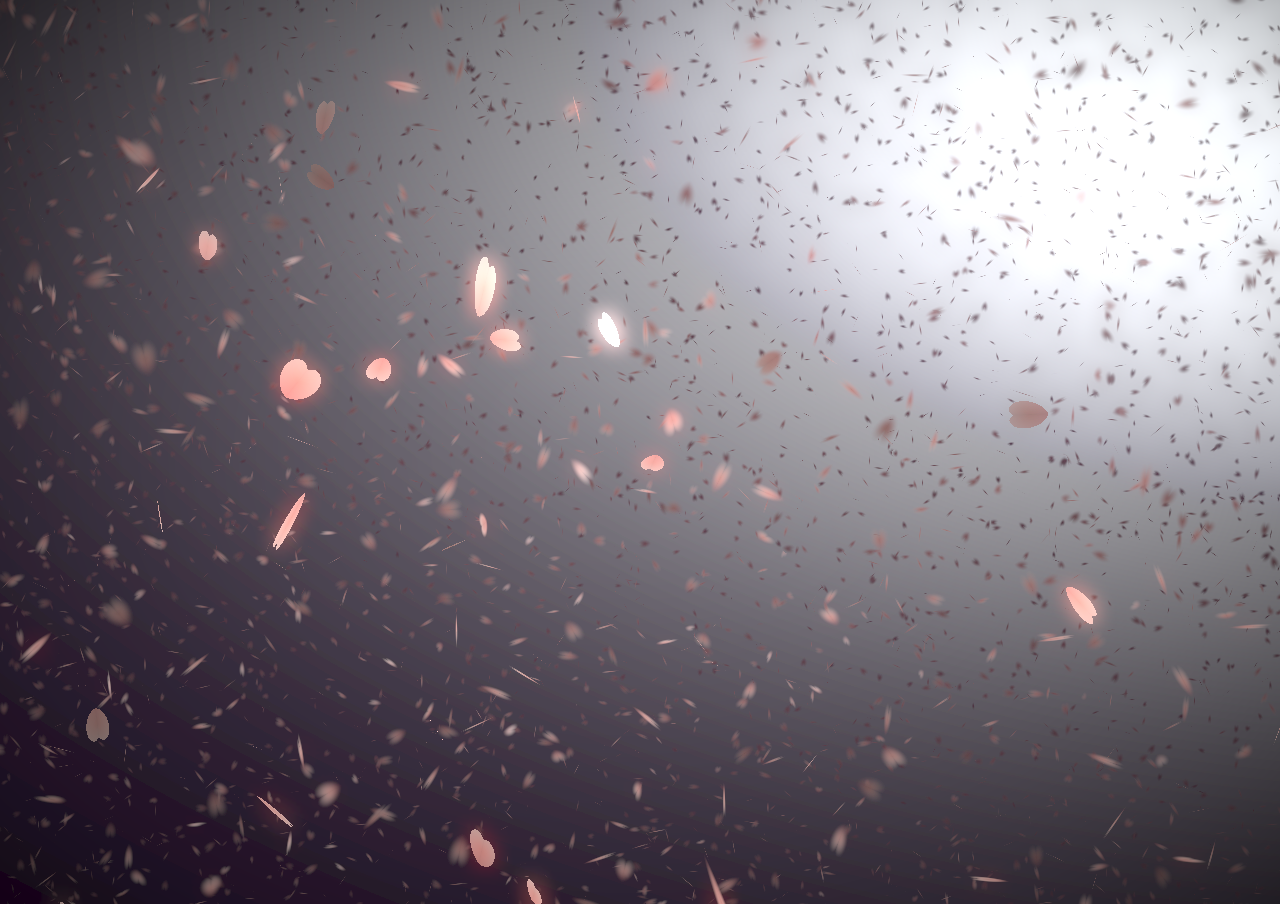
<file: anime.html>
<!DOCTYPE html>
<html lang="en">
<head>
  <meta charset="UTF-8">
  <meta http-equiv="X-UA-Compatible" content="IE=edge">
  <meta name="viewport" content="width=device-width, initial-scale=1.0">
  <link rel="stylesheet" href="anime.css">
  <script src="anime.js"></script>
  <title>Document</title>
</head>
<body>
  <canvas id="sakura"></canvas>

  <script id="sakura_point_vsh" type="x-shader/x_vertex">
    uniform mat4 uProjection;
    uniform mat4 uModelview;
    uniform vec3 uResolution;
    uniform vec3 uOffset;
    uniform vec3 uDOF;  //x:focus distance, y:focus radius, z:max radius
    uniform vec3 uFade; //x:start distance, y:half distance, z:near fade start
    
    attribute vec3 aPosition;
    attribute vec3 aEuler;
    attribute vec2 aMisc; //x:size, y:fade
    
    varying vec3 pposition;
    varying float psize;
    varying float palpha;
    varying float pdist;
    
    //varying mat3 rotMat;
    varying vec3 normX;
    varying vec3 normY;
    varying vec3 normZ;
    varying vec3 normal;
    
    varying float diffuse;
    varying float specular;
    varying float rstop;
    varying float distancefade;
    
    void main(void) {
        // Projection is based on vertical angle
        vec4 pos = uModelview * vec4(aPosition + uOffset, 1.0);
        gl_Position = uProjection * pos;
        gl_PointSize = aMisc.x * uProjection[1][1] / -pos.z * uResolution.y * 0.5;
        
        pposition = pos.xyz;
        psize = aMisc.x;
        pdist = length(pos.xyz);
        palpha = smoothstep(0.0, 1.0, (pdist - 0.1) / uFade.z);
        
        vec3 elrsn = sin(aEuler);
        vec3 elrcs = cos(aEuler);
        mat3 rotx = mat3(
            1.0, 0.0, 0.0,
            0.0, elrcs.x, elrsn.x,
            0.0, -elrsn.x, elrcs.x
        );
        mat3 roty = mat3(
            elrcs.y, 0.0, -elrsn.y,
            0.0, 1.0, 0.0,
            elrsn.y, 0.0, elrcs.y
        );
        mat3 rotz = mat3(
            elrcs.z, elrsn.z, 0.0, 
            -elrsn.z, elrcs.z, 0.0,
            0.0, 0.0, 1.0
        );
        mat3 rotmat = rotx * roty * rotz;
        normal = rotmat[2];
        
        mat3 trrotm = mat3(
            rotmat[0][0], rotmat[1][0], rotmat[2][0],
            rotmat[0][1], rotmat[1][1], rotmat[2][1],
            rotmat[0][2], rotmat[1][2], rotmat[2][2]
        );
        normX = trrotm[0];
        normY = trrotm[1];
        normZ = trrotm[2];
        
        const vec3 lit = vec3(0.6917144638660746, 0.6917144638660746, -0.20751433915982237);
        
        float tmpdfs = dot(lit, normal);
        if(tmpdfs < 0.0) {
            normal = -normal;
            tmpdfs = dot(lit, normal);
        }
        diffuse = 0.4 + tmpdfs;
        
        vec3 eyev = normalize(-pos.xyz);
        if(dot(eyev, normal) > 0.0) {
            vec3 hv = normalize(eyev + lit);
            specular = pow(max(dot(hv, normal), 0.0), 20.0);
        }
        else {
            specular = 0.0;
        }
        
        rstop = clamp((abs(pdist - uDOF.x) - uDOF.y) / uDOF.z, 0.0, 1.0);
        rstop = pow(rstop, 0.5);
        //-0.69315 = ln(0.5)
        distancefade = min(1.0, exp((uFade.x - pdist) * 0.69315 / uFade.y));
    }
    </script>
    <script id="sakura_point_fsh" type="x-shader/x_fragment">
    #ifdef GL_ES
    //precision mediump float;
    precision highp float;
    #endif
    
    uniform vec3 uDOF;  //x:focus distance, y:focus radius, z:max radius
    uniform vec3 uFade; //x:start distance, y:half distance, z:near fade start
    
    const vec3 fadeCol = vec3(0.08, 0.03, 0.06);
    
    varying vec3 pposition;
    varying float psize;
    varying float palpha;
    varying float pdist;
    
    //varying mat3 rotMat;
    varying vec3 normX;
    varying vec3 normY;
    varying vec3 normZ;
    varying vec3 normal;
    
    varying float diffuse;
    varying float specular;
    varying float rstop;
    varying float distancefade;
    
    float ellipse(vec2 p, vec2 o, vec2 r) {
        vec2 lp = (p - o) / r;
        return length(lp) - 1.0;
    }
    
    void main(void) {
        vec3 p = vec3(gl_PointCoord - vec2(0.5, 0.5), 0.0) * 2.0;
        vec3 d = vec3(0.0, 0.0, -1.0);
        float nd = normZ.z; //dot(-normZ, d);
        if(abs(nd) < 0.0001) discard;
        
        float np = dot(normZ, p);
        vec3 tp = p + d * np / nd;
        vec2 coord = vec2(dot(normX, tp), dot(normY, tp));
        
        //angle = 15 degree
        const float flwrsn = 0.258819045102521;
        const float flwrcs = 0.965925826289068;
        mat2 flwrm = mat2(flwrcs, -flwrsn, flwrsn, flwrcs);
        vec2 flwrp = vec2(abs(coord.x), coord.y) * flwrm;
        
        float r;
        if(flwrp.x < 0.0) {
            r = ellipse(flwrp, vec2(0.065, 0.024) * 0.5, vec2(0.36, 0.96) * 0.5);
        }
        else {
            r = ellipse(flwrp, vec2(0.065, 0.024) * 0.5, vec2(0.58, 0.96) * 0.5);
        }
        
        if(r > rstop) discard;
        
        vec3 col = mix(vec3(1.0, 0.8, 0.75), vec3(1.0, 0.9, 0.87), r);
        float grady = mix(0.0, 1.0, pow(coord.y * 0.5 + 0.5, 0.35));
        col *= vec3(1.0, grady, grady);
        col *= mix(0.8, 1.0, pow(abs(coord.x), 0.3));
        col = col * diffuse + specular;
        
        col = mix(fadeCol, col, distancefade);
        
        float alpha = (rstop > 0.001)? (0.5 - r / (rstop * 2.0)) : 1.0;
        alpha = smoothstep(0.0, 1.0, alpha) * palpha;
        
        gl_FragColor = vec4(col * 0.5, alpha);
    }
    </script>
    <!-- effects -->
    <script id="fx_common_vsh" type="x-shader/x_vertex">
    uniform vec3 uResolution;
    attribute vec2 aPosition;
    
    varying vec2 texCoord;
    varying vec2 screenCoord;
    
    void main(void) {
        gl_Position = vec4(aPosition, 0.0, 1.0);
        texCoord = aPosition.xy * 0.5 + vec2(0.5, 0.5);
        screenCoord = aPosition.xy * vec2(uResolution.z, 1.0);
    }
    </script>
    <script id="bg_fsh" type="x-shader/x_fragment">
    #ifdef GL_ES
    //precision mediump float;
    precision highp float;
    #endif
    
    uniform vec2 uTimes;
    
    varying vec2 texCoord;
    varying vec2 screenCoord;
    
    void main(void) {
        vec3 col;
        float c;
        vec2 tmpv = texCoord * vec2(0.8, 1.0) - vec2(0.95, 1.0);
        c = exp(-pow(length(tmpv) * 1.8, 2.0));
        col = mix(vec3(0.02, 0.0, 0.03), vec3(0.96, 0.98, 1.0) * 1.5, c);
        gl_FragColor = vec4(col * 0.5, 1.0);
    }
    </script>
    <script id="fx_brightbuf_fsh" type="x-shader/x_fragment">
    #ifdef GL_ES
    //precision mediump float;
    precision highp float;
    #endif
    uniform sampler2D uSrc;
    uniform vec2 uDelta;
    
    varying vec2 texCoord;
    varying vec2 screenCoord;
    
    void main(void) {
        vec4 col = texture2D(uSrc, texCoord);
        gl_FragColor = vec4(col.rgb * 2.0 - vec3(0.5), 1.0);
    }
    </script>
    <script id="fx_dirblur_r4_fsh" type="x-shader/x_fragment">
    #ifdef GL_ES
    //precision mediump float;
    precision highp float;
    #endif
    uniform sampler2D uSrc;
    uniform vec2 uDelta;
    uniform vec4 uBlurDir; //dir(x, y), stride(z, w)
    
    varying vec2 texCoord;
    varying vec2 screenCoord;
    
    void main(void) {
        vec4 col = texture2D(uSrc, texCoord);
        col = col + texture2D(uSrc, texCoord + uBlurDir.xy * uDelta);
        col = col + texture2D(uSrc, texCoord - uBlurDir.xy * uDelta);
        col = col + texture2D(uSrc, texCoord + (uBlurDir.xy + uBlurDir.zw) * uDelta);
        col = col + texture2D(uSrc, texCoord - (uBlurDir.xy + uBlurDir.zw) * uDelta);
        gl_FragColor = col / 5.0;
    }
    </script>
    <!-- effect fragment shader template -->
    <script id="fx_common_fsh" type="x-shader/x_fragment">
    #ifdef GL_ES
    //precision mediump float;
    precision highp float;
    #endif
    uniform sampler2D uSrc;
    uniform vec2 uDelta;
    
    varying vec2 texCoord;
    varying vec2 screenCoord;
    
    void main(void) {
        gl_FragColor = texture2D(uSrc, texCoord);
    }
    </script>
    <!-- post processing -->
    <script id="pp_final_vsh" type="x-shader/x_vertex">
    uniform vec3 uResolution;
    attribute vec2 aPosition;
    varying vec2 texCoord;
    varying vec2 screenCoord;
    void main(void) {
        gl_Position = vec4(aPosition, 0.0, 1.0);
        texCoord = aPosition.xy * 0.5 + vec2(0.5, 0.5);
        screenCoord = aPosition.xy * vec2(uResolution.z, 1.0);
    }
    </script>
    <script id="pp_final_fsh" type="x-shader/x_fragment">
    #ifdef GL_ES
    //precision mediump float;
    precision highp float;
    #endif
    uniform sampler2D uSrc;
    uniform sampler2D uBloom;
    uniform vec2 uDelta;
    varying vec2 texCoord;
    varying vec2 screenCoord;
    void main(void) {
        vec4 srccol = texture2D(uSrc, texCoord) * 2.0;
        vec4 bloomcol = texture2D(uBloom, texCoord);
        vec4 col;
        col = srccol + bloomcol * (vec4(1.0) + srccol);
        col *= smoothstep(1.0, 0.0, pow(length((texCoord - vec2(0.5)) * 2.0), 1.2) * 0.5);
        col = pow(col, vec4(0.45454545454545)); //(1.0 / 2.2)
        
        gl_FragColor = vec4(col.rgb, 1.0);
        gl_FragColor.a = 1.0;
    }
    </script>  
</body>
</html>



<!-- sakura shader -->
</file>
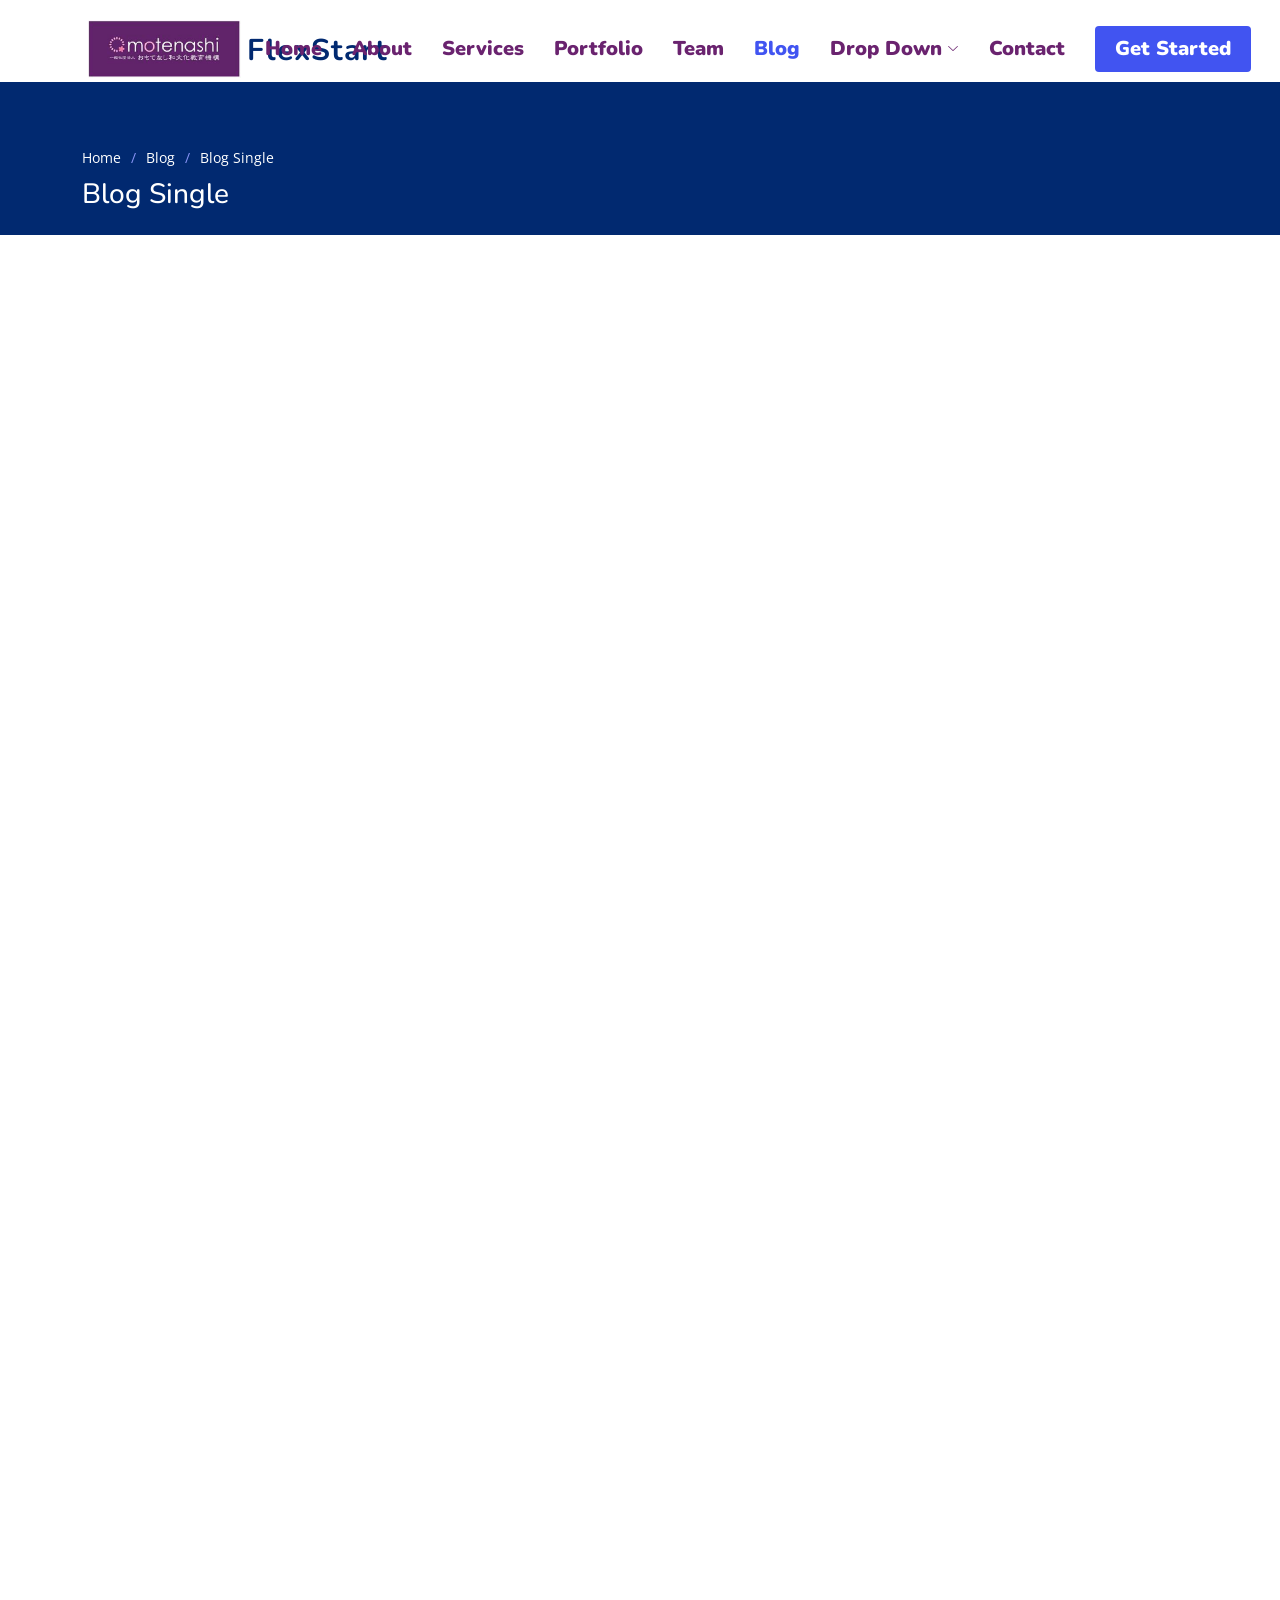
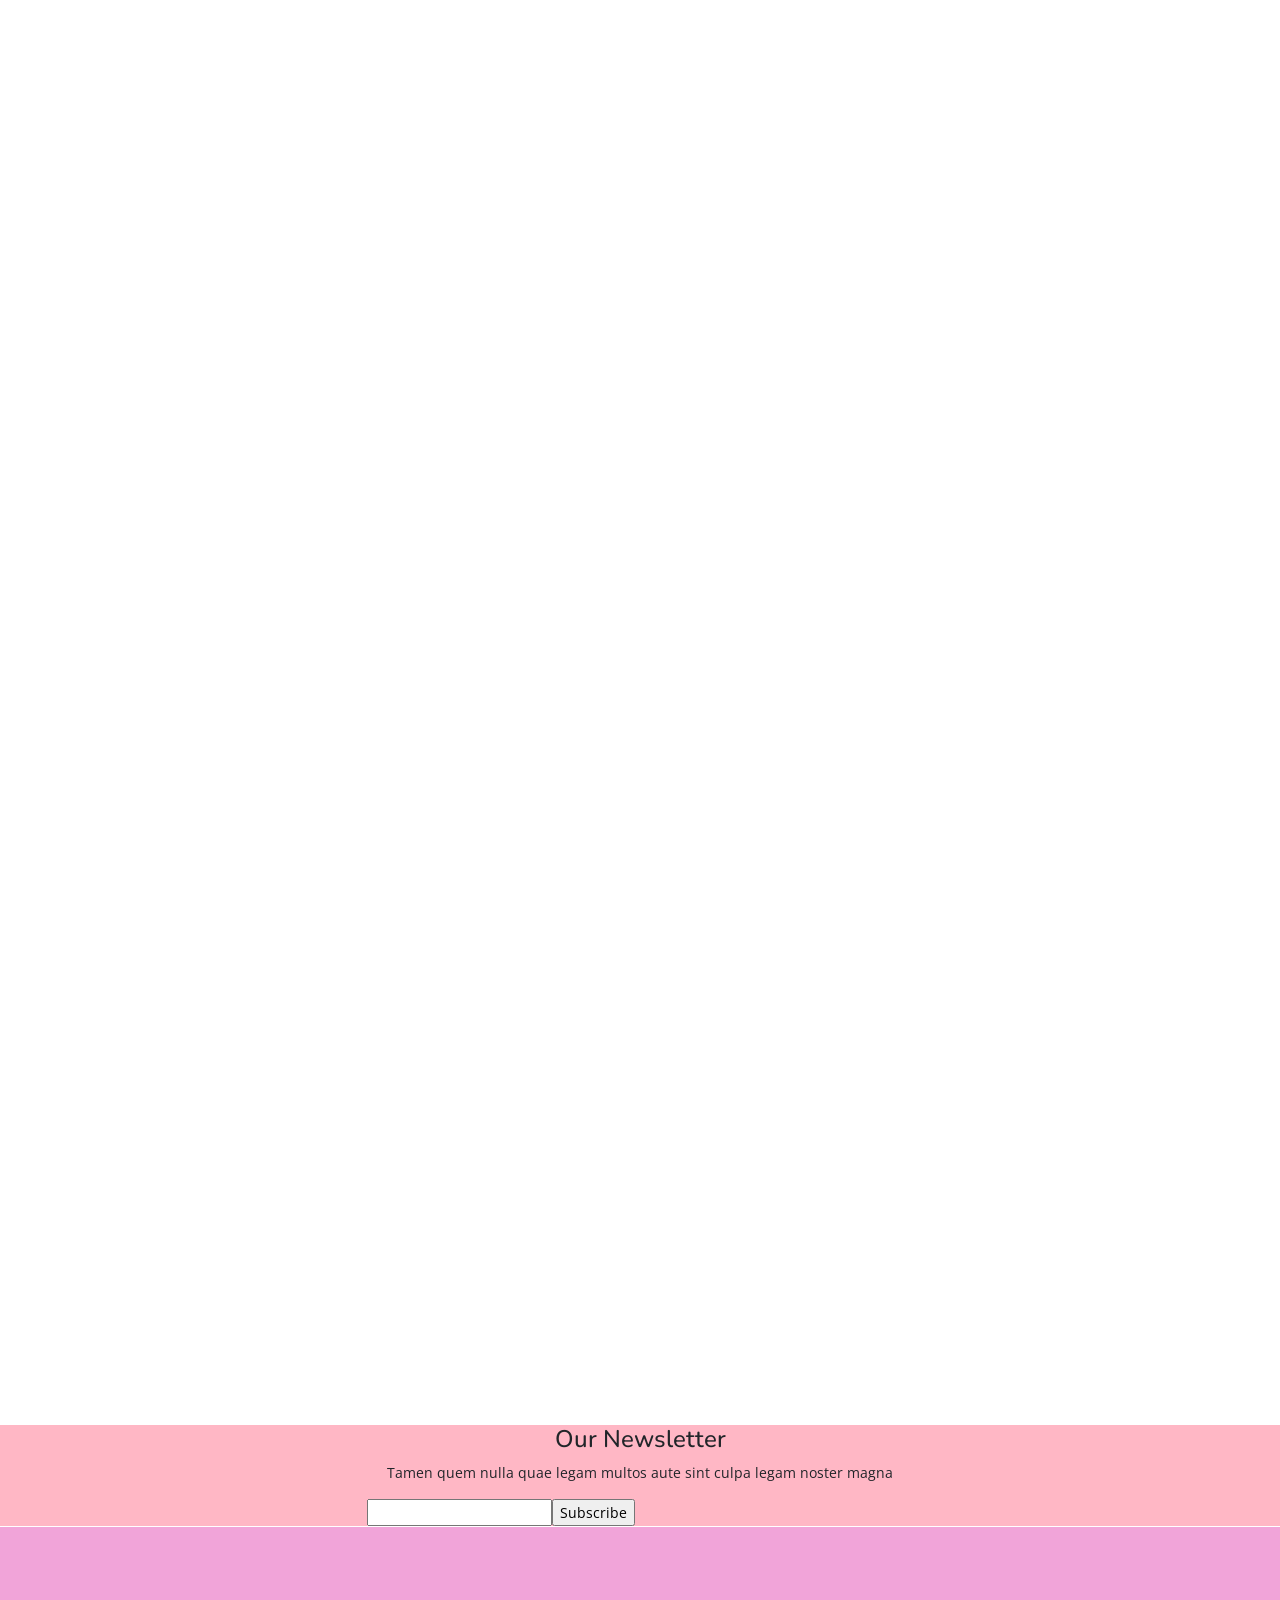
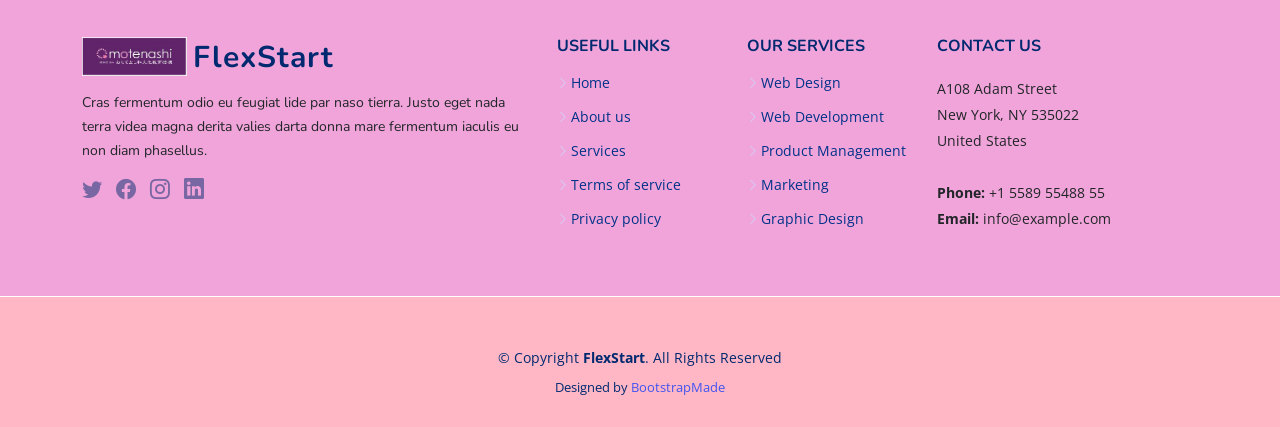
<file: blog-single.html>
<!DOCTYPE html>
<html lang="en">

<head>
  <meta charset="utf-8">
  <meta content="width=device-width, initial-scale=1.0" name="viewport">

  <title>Blog Single - FlexStart Bootstrap Template</title>
  <meta content="" name="description">
  <meta content="" name="keywords">

  <!-- Favicons -->
  <link href="assets/img/favicon.png" rel="icon">
  <link href="assets/img/apple-touch-icon.png" rel="apple-touch-icon">

  <!-- Google Fonts -->
  <link href="https://fonts.googleapis.com/css?family=Open+Sans:300,300i,400,400i,600,600i,700,700i|Nunito:300,300i,400,400i,600,600i,700,700i|Poppins:300,300i,400,400i,500,500i,600,600i,700,700i" rel="stylesheet">

  <!-- Vendor CSS Files -->
  <link href="assets/vendor/bootstrap/css/bootstrap.min.css" rel="stylesheet">
  <link href="assets/vendor/bootstrap-icons/bootstrap-icons.css" rel="stylesheet">
  <link href="assets/vendor/aos/aos.css" rel="stylesheet">
  <link href="assets/vendor/remixicon/remixicon.css" rel="stylesheet">
  <link href="assets/vendor/swiper/swiper-bundle.min.css" rel="stylesheet">
  <link href="assets/vendor/glightbox/css/glightbox.min.css" rel="stylesheet">

  <!-- Template Main CSS File -->
  <link href="assets/css/style.css" rel="stylesheet">

  <!-- =======================================================
  * Template Name: FlexStart - v1.2.0
  * Template URL: https://bootstrapmade.com/flexstart-bootstrap-startup-template/
  * Author: BootstrapMade.com
  * License: https://bootstrapmade.com/license/
  ======================================================== -->
</head>

<body>

  <!-- ======= Header ======= -->
  <header id="header" class="header fixed-top">
    <div class="container-fluid container-xl d-flex align-items-center justify-content-between">

      <a href="index.html" class="logo d-flex align-items-center">
        <img src="assets/img/logo.png" alt="">
        <span>FlexStart</span>
      </a>

      <nav id="navbar" class="navbar">
        <ul>
          <li><a class="nav-link scrollto " href="#hero">Home</a></li>
          <li><a class="nav-link scrollto" href="#about">About</a></li>
          <li><a class="nav-link scrollto" href="#services">Services</a></li>
          <li><a class="nav-link scrollto" href="#portfolio">Portfolio</a></li>
          <li><a class="nav-link scrollto" href="#team">Team</a></li>
          <li><a class="active" href="blog.html">Blog</a></li>
          <li class="dropdown"><a href="#"><span>Drop Down</span> <i class="bi bi-chevron-down"></i></a>
            <ul>
              <li><a href="#">Drop Down 1</a></li>
              <li class="dropdown"><a href="#"><span>Deep Drop Down</span> <i class="bi bi-chevron-right"></i></a>
                <ul>
                  <li><a href="#">Deep Drop Down 1</a></li>
                  <li><a href="#">Deep Drop Down 2</a></li>
                  <li><a href="#">Deep Drop Down 3</a></li>
                  <li><a href="#">Deep Drop Down 4</a></li>
                  <li><a href="#">Deep Drop Down 5</a></li>
                </ul>
              </li>
              <li><a href="#">Drop Down 2</a></li>
              <li><a href="#">Drop Down 3</a></li>
              <li><a href="#">Drop Down 4</a></li>
            </ul>
          </li>
          <li><a class="nav-link scrollto" href="#contact">Contact</a></li>
          <li><a class="getstarted scrollto" href="#about">Get Started</a></li>
        </ul>
        <i class="bi bi-list mobile-nav-toggle"></i>
      </nav><!-- .navbar -->

    </div>
  </header><!-- End Header -->

  <main id="main">

    <!-- ======= Breadcrumbs ======= -->
    <section class="breadcrumbs">
      <div class="container">

        <ol>
          <li><a href="index.html">Home</a></li>
          <li><a href="blog.html">Blog</a></li>
          <li>Blog Single</li>
        </ol>
        <h2>Blog Single</h2>

      </div>
    </section><!-- End Breadcrumbs -->

    <!-- ======= Blog Single Section ======= -->
    <section id="blog" class="blog">
      <div class="container" data-aos="fade-up">

        <div class="row">

          <div class="col-lg-8 entries">

            <article class="entry entry-single">

              <div class="entry-img">
                <img src="assets/img/blog/blog-1.jpg" alt="" class="img-fluid">
              </div>

              <h2 class="entry-title">
                <a href="blog-single.html">Dolorum optio tempore voluptas dignissimos cumque fuga qui quibusdam quia</a>
              </h2>

              <div class="entry-meta">
                <ul>
                  <li class="d-flex align-items-center"><i class="bi bi-person"></i> <a href="blog-single.html">John Doe</a></li>
                  <li class="d-flex align-items-center"><i class="bi bi-clock"></i> <a href="blog-single.html"><time datetime="2020-01-01">Jan 1, 2020</time></a></li>
                  <li class="d-flex align-items-center"><i class="bi bi-chat-dots"></i> <a href="blog-single.html">12 Comments</a></li>
                </ul>
              </div>

              <div class="entry-content">
                <p>
                  Similique neque nam consequuntur ad non maxime aliquam quas. Quibusdam animi praesentium. Aliquam et laboriosam eius aut nostrum quidem aliquid dicta.
                  Et eveniet enim. Qui velit est ea dolorem doloremque deleniti aperiam unde soluta. Est cum et quod quos aut ut et sit sunt. Voluptate porro consequatur assumenda perferendis dolore.
                </p>

                <p>
                  Sit repellat hic cupiditate hic ut nemo. Quis nihil sunt non reiciendis. Sequi in accusamus harum vel aspernatur. Excepturi numquam nihil cumque odio. Et voluptate cupiditate.
                </p>

                <blockquote>
                  <p>
                    Et vero doloremque tempore voluptatem ratione vel aut. Deleniti sunt animi aut. Aut eos aliquam doloribus minus autem quos.
                  </p>
                </blockquote>

                <p>
                  Sed quo laboriosam qui architecto. Occaecati repellendus omnis dicta inventore tempore provident voluptas mollitia aliquid. Id repellendus quia. Asperiores nihil magni dicta est suscipit perspiciatis. Voluptate ex rerum assumenda dolores nihil quaerat.
                  Dolor porro tempora et quibusdam voluptas. Beatae aut at ad qui tempore corrupti velit quisquam rerum. Omnis dolorum exercitationem harum qui qui blanditiis neque.
                  Iusto autem itaque. Repudiandae hic quae aspernatur ea neque qui. Architecto voluptatem magni. Vel magnam quod et tempora deleniti error rerum nihil tempora.
                </p>

                <h3>Et quae iure vel ut odit alias.</h3>
                <p>
                  Officiis animi maxime nulla quo et harum eum quis a. Sit hic in qui quos fugit ut rerum atque. Optio provident dolores atque voluptatem rem excepturi molestiae qui. Voluptatem laborum omnis ullam quibusdam perspiciatis nulla nostrum. Voluptatum est libero eum nesciunt aliquid qui.
                  Quia et suscipit non sequi. Maxime sed odit. Beatae nesciunt nesciunt accusamus quia aut ratione aspernatur dolor. Sint harum eveniet dicta exercitationem minima. Exercitationem omnis asperiores natus aperiam dolor consequatur id ex sed. Quibusdam rerum dolores sint consequatur quidem ea.
                  Beatae minima sunt libero soluta sapiente in rem assumenda. Et qui odit voluptatem. Cum quibusdam voluptatem voluptatem accusamus mollitia aut atque aut.
                </p>
                <img src="assets/img/blog/blog-inside-post.jpg" class="img-fluid" alt="">

                <h3>Ut repellat blanditiis est dolore sunt dolorum quae.</h3>
                <p>
                  Rerum ea est assumenda pariatur quasi et quam. Facilis nam porro amet nostrum. In assumenda quia quae a id praesentium. Quos deleniti libero sed occaecati aut porro autem. Consectetur sed excepturi sint non placeat quia repellat incidunt labore. Autem facilis hic dolorum dolores vel.
                  Consectetur quasi id et optio praesentium aut asperiores eaque aut. Explicabo omnis quibusdam esse. Ex libero illum iusto totam et ut aut blanditiis. Veritatis numquam ut illum ut a quam vitae.
                </p>
                <p>
                  Alias quia non aliquid. Eos et ea velit. Voluptatem maxime enim omnis ipsa voluptas incidunt. Nulla sit eaque mollitia nisi asperiores est veniam.
                </p>

              </div>

              <div class="entry-footer">
                <i class="bi bi-folder"></i>
                <ul class="cats">
                  <li><a href="#">Business</a></li>
                </ul>

                <i class="bi bi-tags"></i>
                <ul class="tags">
                  <li><a href="#">Creative</a></li>
                  <li><a href="#">Tips</a></li>
                  <li><a href="#">Marketing</a></li>
                </ul>
              </div>

            </article><!-- End blog entry -->

            <div class="blog-author d-flex align-items-center">
              <img src="assets/img/blog/blog-author.jpg" class="rounded-circle float-left" alt="">
              <div>
                <h4>Jane Smith</h4>
                <div class="social-links">
                  <a href="https://twitters.com/#"><i class="bi bi-twitter"></i></a>
                  <a href="https://facebook.com/#"><i class="bi bi-facebook"></i></a>
                  <a href="https://instagram.com/#"><i class="biu bi-instagram"></i></a>
                </div>
                <p>
                  Itaque quidem optio quia voluptatibus dolorem dolor. Modi eum sed possimus accusantium. Quas repellat voluptatem officia numquam sint aspernatur voluptas. Esse et accusantium ut unde voluptas.
                </p>
              </div>
            </div><!-- End blog author bio -->

            <div class="blog-comments">

              <h4 class="comments-count">8 Comments</h4>

              <div id="comment-1" class="comment">
                <div class="d-flex">
                  <div class="comment-img"><img src="assets/img/blog/comments-1.jpg" alt=""></div>
                  <div>
                    <h5><a href="">Georgia Reader</a> <a href="#" class="reply"><i class="bi bi-reply-fill"></i> Reply</a></h5>
                    <time datetime="2020-01-01">01 Jan, 2020</time>
                    <p>
                      Et rerum totam nisi. Molestiae vel quam dolorum vel voluptatem et et. Est ad aut sapiente quis molestiae est qui cum soluta.
                      Vero aut rerum vel. Rerum quos laboriosam placeat ex qui. Sint qui facilis et.
                    </p>
                  </div>
                </div>
              </div><!-- End comment #1 -->

              <div id="comment-2" class="comment">
                <div class="d-flex">
                  <div class="comment-img"><img src="assets/img/blog/comments-2.jpg" alt=""></div>
                  <div>
                    <h5><a href="">Aron Alvarado</a> <a href="#" class="reply"><i class="bi bi-reply-fill"></i> Reply</a></h5>
                    <time datetime="2020-01-01">01 Jan, 2020</time>
                    <p>
                      Ipsam tempora sequi voluptatem quis sapiente non. Autem itaque eveniet saepe. Officiis illo ut beatae.
                    </p>
                  </div>
                </div>

                <div id="comment-reply-1" class="comment comment-reply">
                  <div class="d-flex">
                    <div class="comment-img"><img src="assets/img/blog/comments-3.jpg" alt=""></div>
                    <div>
                      <h5><a href="">Lynda Small</a> <a href="#" class="reply"><i class="bi bi-reply-fill"></i> Reply</a></h5>
                      <time datetime="2020-01-01">01 Jan, 2020</time>
                      <p>
                        Enim ipsa eum fugiat fuga repellat. Commodi quo quo dicta. Est ullam aspernatur ut vitae quia mollitia id non. Qui ad quas nostrum rerum sed necessitatibus aut est. Eum officiis sed repellat maxime vero nisi natus. Amet nesciunt nesciunt qui illum omnis est et dolor recusandae.

                        Recusandae sit ad aut impedit et. Ipsa labore dolor impedit et natus in porro aut. Magnam qui cum. Illo similique occaecati nihil modi eligendi. Pariatur distinctio labore omnis incidunt et illum. Expedita et dignissimos distinctio laborum minima fugiat.

                        Libero corporis qui. Nam illo odio beatae enim ducimus. Harum reiciendis error dolorum non autem quisquam vero rerum neque.
                      </p>
                    </div>
                  </div>

                  <div id="comment-reply-2" class="comment comment-reply">
                    <div class="d-flex">
                      <div class="comment-img"><img src="assets/img/blog/comments-4.jpg" alt=""></div>
                      <div>
                        <h5><a href="">Sianna Ramsay</a> <a href="#" class="reply"><i class="bi bi-reply-fill"></i> Reply</a></h5>
                        <time datetime="2020-01-01">01 Jan, 2020</time>
                        <p>
                          Et dignissimos impedit nulla et quo distinctio ex nemo. Omnis quia dolores cupiditate et. Ut unde qui eligendi sapiente omnis ullam. Placeat porro est commodi est officiis voluptas repellat quisquam possimus. Perferendis id consectetur necessitatibus.
                        </p>
                      </div>
                    </div>

                  </div><!-- End comment reply #2-->

                </div><!-- End comment reply #1-->

              </div><!-- End comment #2-->

              <div id="comment-3" class="comment">
                <div class="d-flex">
                  <div class="comment-img"><img src="assets/img/blog/comments-5.jpg" alt=""></div>
                  <div>
                    <h5><a href="">Nolan Davidson</a> <a href="#" class="reply"><i class="bi bi-reply-fill"></i> Reply</a></h5>
                    <time datetime="2020-01-01">01 Jan, 2020</time>
                    <p>
                      Distinctio nesciunt rerum reprehenderit sed. Iste omnis eius repellendus quia nihil ut accusantium tempore. Nesciunt expedita id dolor exercitationem aspernatur aut quam ut. Voluptatem est accusamus iste at.
                      Non aut et et esse qui sit modi neque. Exercitationem et eos aspernatur. Ea est consequuntur officia beatae ea aut eos soluta. Non qui dolorum voluptatibus et optio veniam. Quam officia sit nostrum dolorem.
                    </p>
                  </div>
                </div>

              </div><!-- End comment #3 -->

              <div id="comment-4" class="comment">
                <div class="d-flex">
                  <div class="comment-img"><img src="assets/img/blog/comments-6.jpg" alt=""></div>
                  <div>
                    <h5><a href="">Kay Duggan</a> <a href="#" class="reply"><i class="bi bi-reply-fill"></i> Reply</a></h5>
                    <time datetime="2020-01-01">01 Jan, 2020</time>
                    <p>
                      Dolorem atque aut. Omnis doloremque blanditiis quia eum porro quis ut velit tempore. Cumque sed quia ut maxime. Est ad aut cum. Ut exercitationem non in fugiat.
                    </p>
                  </div>
                </div>

              </div><!-- End comment #4 -->

              <div class="reply-form">
                <h4>Leave a Reply</h4>
                <p>Your email address will not be published. Required fields are marked * </p>
                <form action="">
                  <div class="row">
                    <div class="col-md-6 form-group">
                      <input name="name" type="text" class="form-control" placeholder="Your Name*">
                    </div>
                    <div class="col-md-6 form-group">
                      <input name="email" type="text" class="form-control" placeholder="Your Email*">
                    </div>
                  </div>
                  <div class="row">
                    <div class="col form-group">
                      <input name="website" type="text" class="form-control" placeholder="Your Website">
                    </div>
                  </div>
                  <div class="row">
                    <div class="col form-group">
                      <textarea name="comment" class="form-control" placeholder="Your Comment*"></textarea>
                    </div>
                  </div>
                  <button type="submit" class="btn btn-primary">Post Comment</button>

                </form>

              </div>

            </div><!-- End blog comments -->

          </div><!-- End blog entries list -->

          <div class="col-lg-4">

            <div class="sidebar">

              <h3 class="sidebar-title">Search</h3>
              <div class="sidebar-item search-form">
                <form action="">
                  <input type="text">
                  <button type="submit"><i class="bi bi-search"></i></button>
                </form>
              </div><!-- End sidebar search formn-->

              <h3 class="sidebar-title">Categories</h3>
              <div class="sidebar-item categories">
                <ul>
                  <li><a href="#">General <span>(25)</span></a></li>
                  <li><a href="#">Lifestyle <span>(12)</span></a></li>
                  <li><a href="#">Travel <span>(5)</span></a></li>
                  <li><a href="#">Design <span>(22)</span></a></li>
                  <li><a href="#">Creative <span>(8)</span></a></li>
                  <li><a href="#">Educaion <span>(14)</span></a></li>
                </ul>
              </div><!-- End sidebar categories-->

              <h3 class="sidebar-title">Recent Posts</h3>
              <div class="sidebar-item recent-posts">
                <div class="post-item clearfix">
                  <img src="assets/img/blog/blog-recent-1.jpg" alt="">
                  <h4><a href="blog-single.html">Nihil blanditiis at in nihil autem</a></h4>
                  <time datetime="2020-01-01">Jan 1, 2020</time>
                </div>

                <div class="post-item clearfix">
                  <img src="assets/img/blog/blog-recent-2.jpg" alt="">
                  <h4><a href="blog-single.html">Quidem autem et impedit</a></h4>
                  <time datetime="2020-01-01">Jan 1, 2020</time>
                </div>

                <div class="post-item clearfix">
                  <img src="assets/img/blog/blog-recent-3.jpg" alt="">
                  <h4><a href="blog-single.html">Id quia et et ut maxime similique occaecati ut</a></h4>
                  <time datetime="2020-01-01">Jan 1, 2020</time>
                </div>

                <div class="post-item clearfix">
                  <img src="assets/img/blog/blog-recent-4.jpg" alt="">
                  <h4><a href="blog-single.html">Laborum corporis quo dara net para</a></h4>
                  <time datetime="2020-01-01">Jan 1, 2020</time>
                </div>

                <div class="post-item clearfix">
                  <img src="assets/img/blog/blog-recent-5.jpg" alt="">
                  <h4><a href="blog-single.html">Et dolores corrupti quae illo quod dolor</a></h4>
                  <time datetime="2020-01-01">Jan 1, 2020</time>
                </div>

              </div><!-- End sidebar recent posts-->

              <h3 class="sidebar-title">Tags</h3>
              <div class="sidebar-item tags">
                <ul>
                  <li><a href="#">App</a></li>
                  <li><a href="#">IT</a></li>
                  <li><a href="#">Business</a></li>
                  <li><a href="#">Mac</a></li>
                  <li><a href="#">Design</a></li>
                  <li><a href="#">Office</a></li>
                  <li><a href="#">Creative</a></li>
                  <li><a href="#">Studio</a></li>
                  <li><a href="#">Smart</a></li>
                  <li><a href="#">Tips</a></li>
                  <li><a href="#">Marketing</a></li>
                </ul>
              </div><!-- End sidebar tags-->

            </div><!-- End sidebar -->

          </div><!-- End blog sidebar -->

        </div>

      </div>
    </section><!-- End Blog Single Section -->

  </main><!-- End #main -->

  <!-- ======= Footer ======= -->
  <footer id="footer" class="footer">

    <div class="footer-newsletter">
      <div class="container">
        <div class="row justify-content-center">
          <div class="col-lg-12 text-center">
            <h4>Our Newsletter</h4>
            <p>Tamen quem nulla quae legam multos aute sint culpa legam noster magna</p>
          </div>
          <div class="col-lg-6">
            <form action="" method="post">
              <input type="email" name="email"><input type="submit" value="Subscribe">
            </form>
          </div>
        </div>
      </div>
    </div>

    <div class="footer-top">
      <div class="container">
        <div class="row gy-4">
          <div class="col-lg-5 col-md-12 footer-info">
            <a href="index.html" class="logo d-flex align-items-center">
              <img src="assets/img/logo.png" alt="">
              <span>FlexStart</span>
            </a>
            <p>Cras fermentum odio eu feugiat lide par naso tierra. Justo eget nada terra videa magna derita valies darta donna mare fermentum iaculis eu non diam phasellus.</p>
            <div class="social-links mt-3">
              <a href="#" class="twitter"><i class="bi bi-twitter"></i></a>
              <a href="#" class="facebook"><i class="bi bi-facebook"></i></a>
              <a href="#" class="instagram"><i class="bi bi-instagram bx bxl-instagram"></i></a>
              <a href="#" class="linkedin"><i class="bi bi-linkedin bx bxl-linkedin"></i></a>
            </div>
          </div>

          <div class="col-lg-2 col-6 footer-links">
            <h4>Useful Links</h4>
            <ul>
              <li><i class="bi bi-chevron-right"></i> <a href="#">Home</a></li>
              <li><i class="bi bi-chevron-right"></i> <a href="#">About us</a></li>
              <li><i class="bi bi-chevron-right"></i> <a href="#">Services</a></li>
              <li><i class="bi bi-chevron-right"></i> <a href="#">Terms of service</a></li>
              <li><i class="bi bi-chevron-right"></i> <a href="#">Privacy policy</a></li>
            </ul>
          </div>

          <div class="col-lg-2 col-6 footer-links">
            <h4>Our Services</h4>
            <ul>
              <li><i class="bi bi-chevron-right"></i> <a href="#">Web Design</a></li>
              <li><i class="bi bi-chevron-right"></i> <a href="#">Web Development</a></li>
              <li><i class="bi bi-chevron-right"></i> <a href="#">Product Management</a></li>
              <li><i class="bi bi-chevron-right"></i> <a href="#">Marketing</a></li>
              <li><i class="bi bi-chevron-right"></i> <a href="#">Graphic Design</a></li>
            </ul>
          </div>

          <div class="col-lg-3 col-md-12 footer-contact text-center text-md-start">
            <h4>Contact Us</h4>
            <p>
              A108 Adam Street <br>
              New York, NY 535022<br>
              United States <br><br>
              <strong>Phone:</strong> +1 5589 55488 55<br>
              <strong>Email:</strong> info@example.com<br>
            </p>

          </div>

        </div>
      </div>
    </div>

    <div class="container">
      <div class="copyright">
        &copy; Copyright <strong><span>FlexStart</span></strong>. All Rights Reserved
      </div>
      <div class="credits">
        <!-- All the links in the footer should remain intact. -->
        <!-- You can delete the links only if you purchased the pro version. -->
        <!-- Licensing information: https://bootstrapmade.com/license/ -->
        <!-- Purchase the pro version with working PHP/AJAX contact form: https://bootstrapmade.com/flexstart-bootstrap-startup-template/ -->
        Designed by <a href="https://bootstrapmade.com/">BootstrapMade</a>
      </div>
    </div>
  </footer><!-- End Footer -->

  <a href="#" class="back-to-top d-flex align-items-center justify-content-center"><i class="bi bi-arrow-up-short"></i></a>

  <!-- Vendor JS Files -->
  <script src="assets/vendor/bootstrap/js/bootstrap.bundle.js"></script>
  <script src="assets/vendor/aos/aos.js"></script>
  <script src="assets/vendor/php-email-form/validate.js"></script>
  <script src="assets/vendor/swiper/swiper-bundle.min.js"></script>
  <script src="assets/vendor/purecounter/purecounter.js"></script>
  <script src="assets/vendor/isotope-layout/isotope.pkgd.min.js"></script>
  <script src="assets/vendor/glightbox/js/glightbox.min.js"></script>

  <!-- Template Main JS File -->
  <script src="assets/js/main.js"></script>

</body>

</html>
</file>
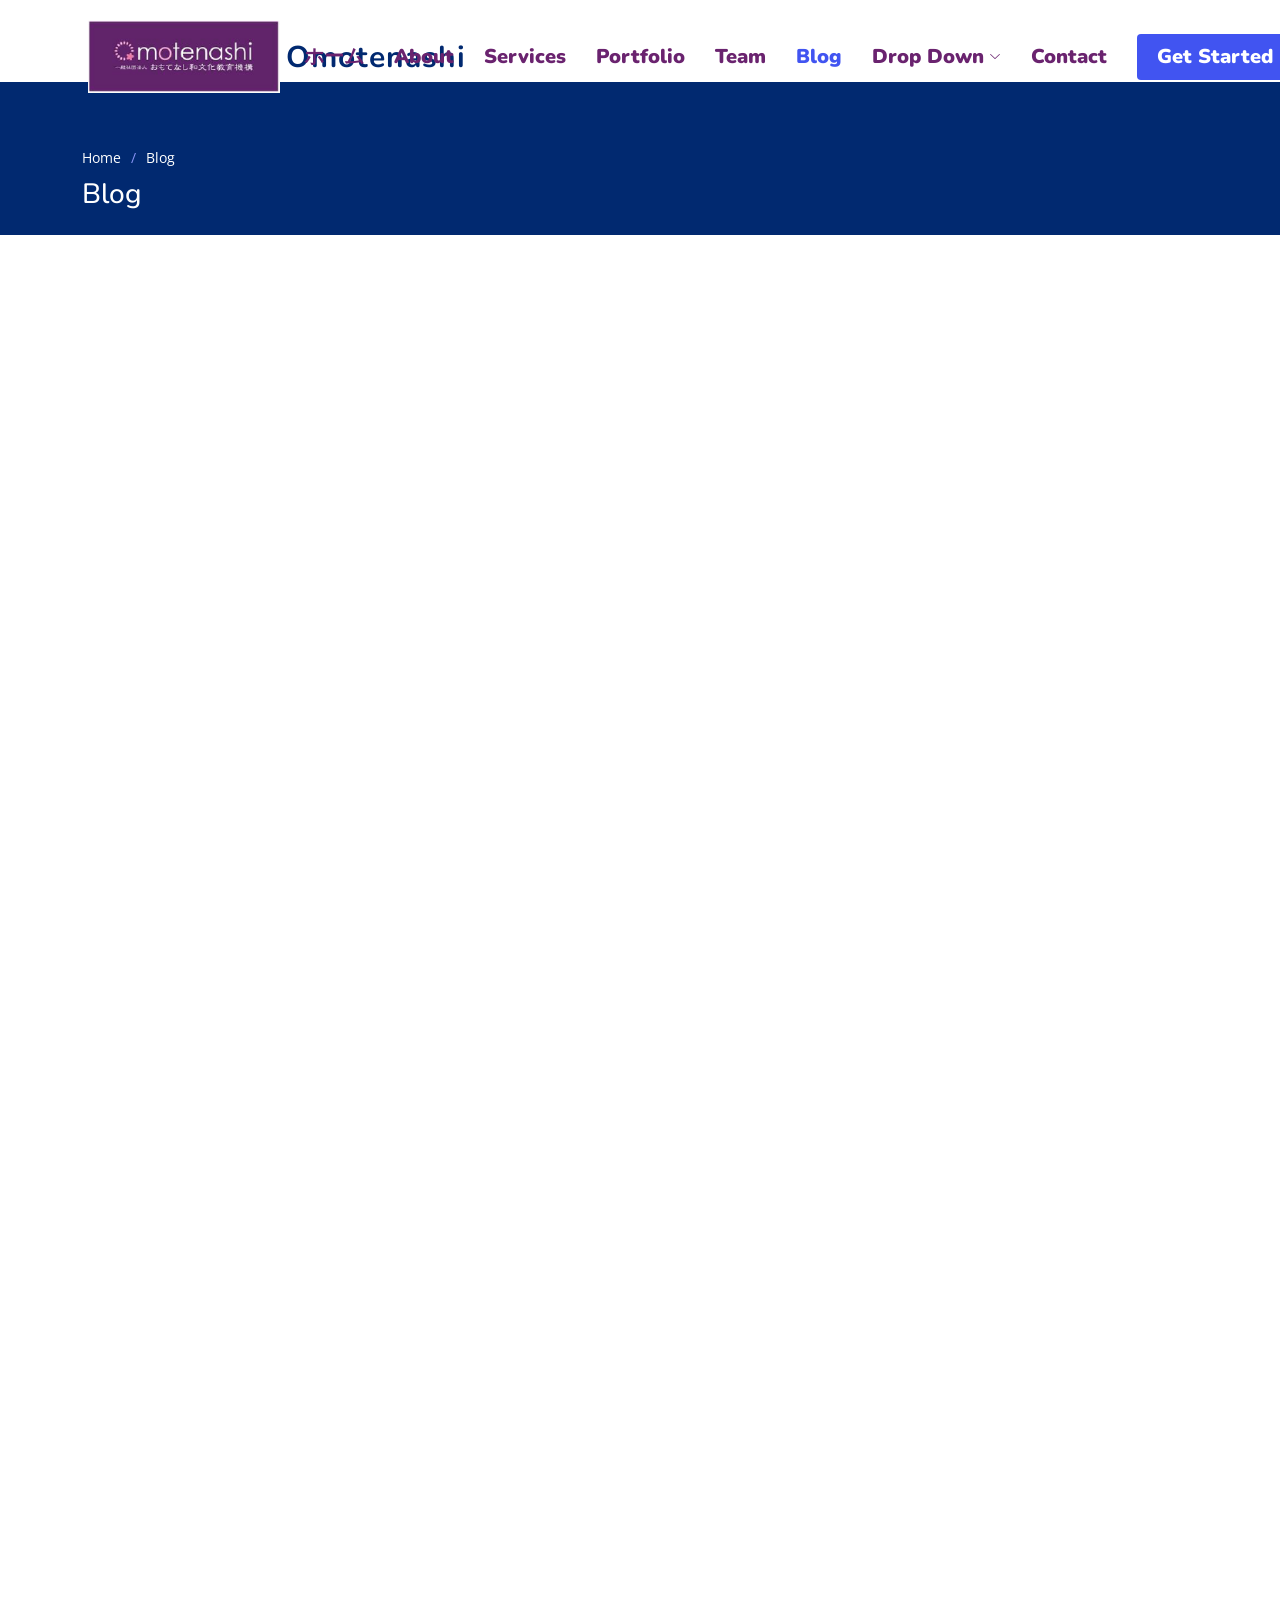
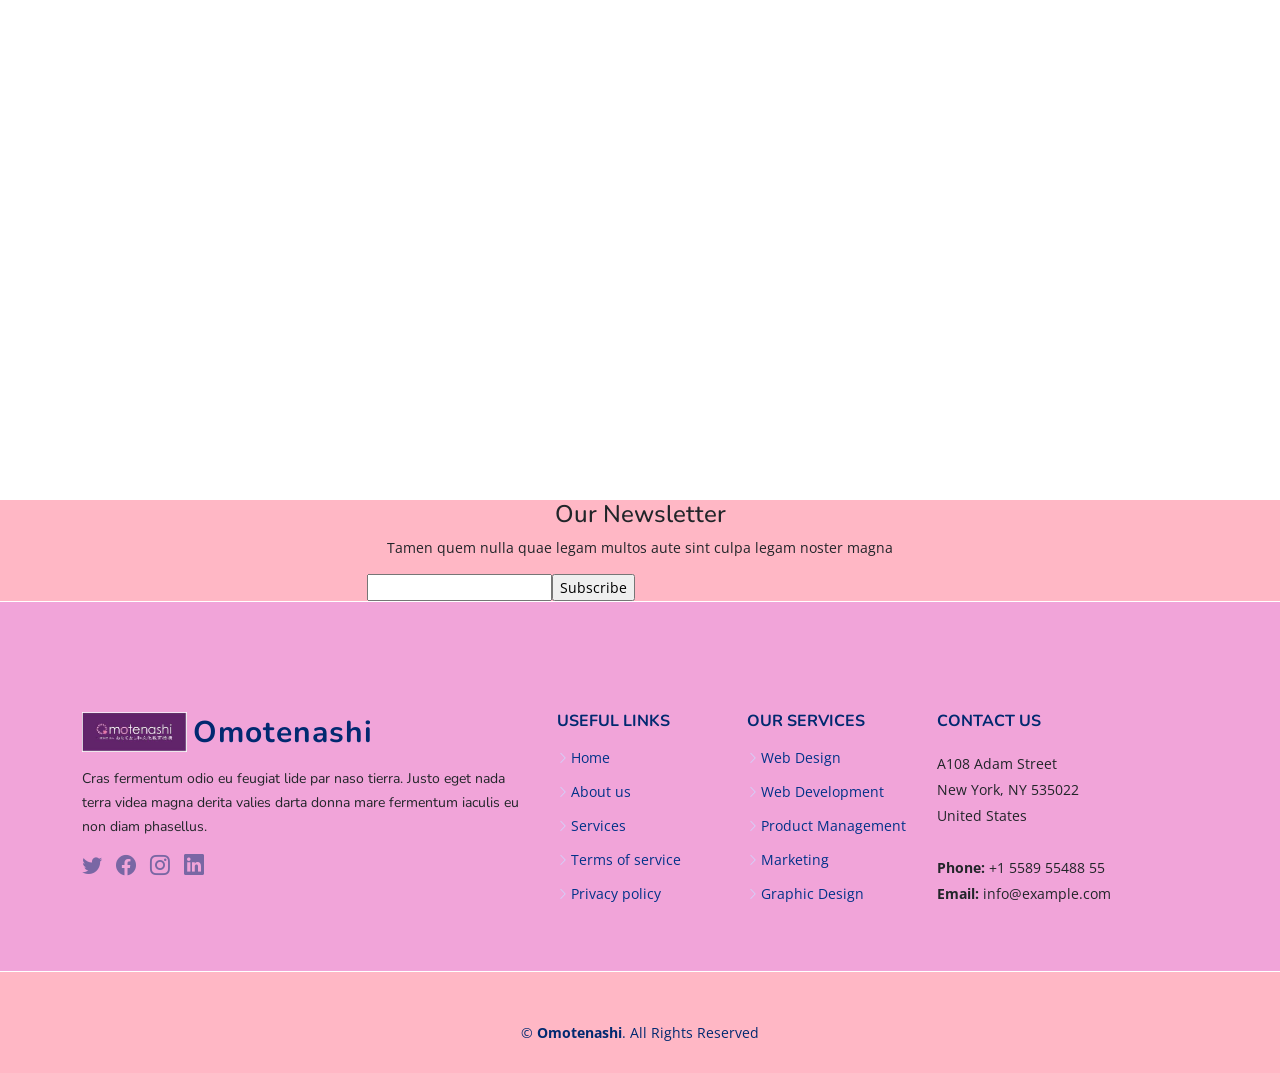
<file: blog.html>
<!DOCTYPE html>
<html lang="en">

<head>
  <meta charset="utf-8">
  <meta content="width=device-width, initial-scale=1.0" name="viewport">

  <title>Blog - FlexStart Bootstrap Template</title>
  <meta content="" name="description">
  <meta content="" name="keywords">

  <!-- Favicons -->
  <link href="assets/img/favicon.png" rel="icon">
  <link href="assets/img/apple-touch-icon.png" rel="apple-touch-icon">

  <!-- Google Fonts -->
  <link href="https://fonts.googleapis.com/css?family=Open+Sans:300,300i,400,400i,600,600i,700,700i|Nunito:300,300i,400,400i,600,600i,700,700i|Poppins:300,300i,400,400i,500,500i,600,600i,700,700i" rel="stylesheet">

  <!-- Vendor CSS Files -->
  <link href="assets/vendor/bootstrap/css/bootstrap.min.css" rel="stylesheet">
  <link href="assets/vendor/bootstrap-icons/bootstrap-icons.css" rel="stylesheet">
  <link href="assets/vendor/aos/aos.css" rel="stylesheet">
  <link href="assets/vendor/remixicon/remixicon.css" rel="stylesheet">
  <link href="assets/vendor/swiper/swiper-bundle.min.css" rel="stylesheet">
  <link href="assets/vendor/glightbox/css/glightbox.min.css" rel="stylesheet">

  <!-- Template Main CSS File -->
  <link href="assets/css/style.css" rel="stylesheet">

  <!-- =======================================================
  * Template Name: FlexStart - v1.2.0
  * Template URL: https://bootstrapmade.com/flexstart-bootstrap-startup-template/
  * Author: BootstrapMade.com
  * License: https://bootstrapmade.com/license/
  ======================================================== -->
</head>

<body>

  <!-- ======= Header ======= -->
  <header id="header" class="header fixed-top">
    <div class="container-fluid container-xl d-flex align-items-center justify-content-between">

      <a href="index.html" class="logo d-flex align-items-center">
      	<img src="assets/img/logo.png" alt="">
        <span>Omotenashi</span>                
      </a>

      <nav id="navbar" class="navbar">
        <ul>
          <li><a class="nav-link scrollto " href="#hero">ホーム</a></li>
          <li><a class="nav-link scrollto" href="#about">About</a></li>
          <li><a class="nav-link scrollto" href="#services">Services</a></li>
          <li><a class="nav-link scrollto" href="#portfolio">Portfolio</a></li>
          <li><a class="nav-link scrollto" href="#team">Team</a></li>
          <li><a class="active" href="blog.html">Blog</a></li>
          <li class="dropdown"><a href="#"><span>Drop Down</span> <i class="bi bi-chevron-down"></i></a>
            <ul>
              <li><a href="#">Drop Down 1</a></li>
              <li class="dropdown"><a href="#"><span>Deep Drop Down</span> <i class="bi bi-chevron-right"></i></a>
                <ul>
                  <li><a href="#">Deep Drop Down 1</a></li>
                  <li><a href="#">Deep Drop Down 2</a></li>
                  <li><a href="#">Deep Drop Down 3</a></li>
                  <li><a href="#">Deep Drop Down 4</a></li>
                  <li><a href="#">Deep Drop Down 5</a></li>
                </ul>
              </li>
              <li><a href="#">Drop Down 2</a></li>
              <li><a href="#">Drop Down 3</a></li>
              <li><a href="#">Drop Down 4</a></li>
            </ul>
          </li>
          <li><a class="nav-link scrollto" href="#contact">Contact</a></li>
          <li><a class="getstarted scrollto" href="#about">Get Started</a></li>
        </ul>
        <i class="bi bi-list mobile-nav-toggle"></i>
      </nav><!-- .navbar -->

    </div>
  </header><!-- End Header -->

  <main id="main">

    <!-- ======= Breadcrumbs ======= -->
    <section class="breadcrumbs">
      <div class="container">

        <ol>
          <li><a href="index.html">Home</a></li>
          <li>Blog</li>
        </ol>
        <h2>Blog</h2>

      </div>
    </section><!-- End Breadcrumbs -->

    <!-- ======= Blog Section ======= -->
    <section id="blog" class="blog">
      <div class="container" data-aos="fade-up">

        <div class="row">

          <div class="col-lg-8 entries">

            <article class="entry">

              <div class="entry-img">
                <img src="assets/img/blog/blog-1.jpg" alt="" class="img-fluid">
              </div>

              <h2 class="entry-title">
                <a href="blog-single.html">Dolorum optio tempore voluptas dignissimos cumque fuga qui quibusdam quia</a>
              </h2>

              <div class="entry-meta">
                <ul>
                  <li class="d-flex align-items-center"><i class="bi bi-person"></i> <a href="blog-single.html">John Doe</a></li>
                  <li class="d-flex align-items-center"><i class="bi bi-clock"></i> <a href="blog-single.html"><time datetime="2020-01-01">Jan 1, 2020</time></a></li>
                  <li class="d-flex align-items-center"><i class="bi bi-chat-dots"></i> <a href="blog-single.html">12 Comments</a></li>
                </ul>
              </div>

              <div class="entry-content">
                <p>
                  Similique neque nam consequuntur ad non maxime aliquam quas. Quibusdam animi praesentium. Aliquam et laboriosam eius aut nostrum quidem aliquid dicta.
                  Et eveniet enim. Qui velit est ea dolorem doloremque deleniti aperiam unde soluta. Est cum et quod quos aut ut et sit sunt. Voluptate porro consequatur assumenda perferendis dolore.
                </p>
                <div class="read-more">
                  <a href="blog-single.html">Read More</a>
                </div>
              </div>

            </article><!-- End blog entry -->

            <article class="entry">

              <div class="entry-img">
                <img src="assets/img/blog/blog-2.jpg" alt="" class="img-fluid">
              </div>

              <h2 class="entry-title">
                <a href="blog-single.html">Nisi magni odit consequatur autem nulla dolorem</a>
              </h2>

              <div class="entry-meta">
                <ul>
                  <li class="d-flex align-items-center"><i class="bi bi-person"></i> <a href="blog-single.html">John Doe</a></li>
                  <li class="d-flex align-items-center"><i class="bi bi-clock"></i> <a href="blog-single.html"><time datetime="2020-01-01">Jan 1, 2020</time></a></li>
                  <li class="d-flex align-items-center"><i class="bi bi-chat-dots"></i> <a href="blog-single.html">12 Comments</a></li>
                </ul>
              </div>

              <div class="entry-content">
                <p>
                  Incidunt voluptate sit temporibus aperiam. Quia vitae aut sint ullam quis illum voluptatum et. Quo libero rerum voluptatem pariatur nam.
                  Ad impedit qui officiis est in non aliquid veniam laborum. Id ipsum qui aut. Sit aliquam et quia molestias laboriosam. Tempora nam odit omnis eum corrupti qui aliquid excepturi molestiae. Facilis et sint quos sed voluptas. Maxime sed tempore enim omnis non alias odio quos distinctio.
                </p>
                <div class="read-more">
                  <a href="blog-single.html">Read More</a>
                </div>
              </div>

            </article><!-- End blog entry -->

            <article class="entry">

              <div class="entry-img">
                <img src="assets/img/blog/blog-3.jpg" alt="" class="img-fluid">
              </div>

              <h2 class="entry-title">
                <a href="blog-single.html">Possimus soluta ut id suscipit ea ut. In quo quia et soluta libero sit sint.</a>
              </h2>

              <div class="entry-meta">
                <ul>
                  <li class="d-flex align-items-center"><i class="bi bi-person"></i> <a href="blog-single.html">John Doe</a></li>
                  <li class="d-flex align-items-center"><i class="bi bi-clock"></i> <a href="blog-single.html"><time datetime="2020-01-01">Jan 1, 2020</time></a></li>
                  <li class="d-flex align-items-center"><i class="bi bi-chat-dots"></i> <a href="blog-single.html">12 Comments</a></li>
                </ul>
              </div>

              <div class="entry-content">
                <p>
                  Aut iste neque ut illum qui perspiciatis similique recusandae non. Fugit autem dolorem labore omnis et. Eum temporibus fugiat voluptate enim tenetur sunt omnis.
                  Doloremque est saepe laborum aut. Ipsa cupiditate ex harum at recusandae nesciunt. Ut dolores velit.
                </p>
                <div class="read-more">
                  <a href="blog-single.html">Read More</a>
                </div>
              </div>

            </article><!-- End blog entry -->

            <article class="entry">

              <div class="entry-img">
                <img src="assets/img/blog/blog-4.jpg" alt="" class="img-fluid">
              </div>

              <h2 class="entry-title">
                <a href="blog-single.html">Non rem rerum nam cum quo minus. Dolor distinctio deleniti explicabo eius exercitationem.</a>
              </h2>

              <div class="entry-meta">
                <ul>
                  <li class="d-flex align-items-center"><i class="bi bi-person"></i> <a href="blog-single.html">John Doe</a></li>
                  <li class="d-flex align-items-center"><i class="bi bi-clock"></i> <a href="blog-single.html"><time datetime="2020-01-01">Jan 1, 2020</time></a></li>
                  <li class="d-flex align-items-center"><i class="bi bi-chat-dots"></i> <a href="blog-single.html">12 Comments</a></li>
                </ul>
              </div>

              <div class="entry-content">
                <p>
                  Aspernatur rerum perferendis et sint. Voluptates cupiditate voluptas atque quae. Rem veritatis rerum enim et autem. Saepe atque cum eligendi eaque iste omnis a qui.
                  Quia sed sunt. Ea asperiores expedita et et delectus voluptates rerum. Id saepe ut itaque quod qui voluptas nobis porro rerum. Quam quia nesciunt qui aut est non omnis. Inventore occaecati et quaerat magni itaque nam voluptas. Voluptatem ducimus sint id earum ut nesciunt sed corrupti nemo.
                </p>
                <div class="read-more">
                  <a href="blog-single.html">Read More</a>
                </div>
              </div>

            </article><!-- End blog entry -->

            <div class="blog-pagination">
              <ul class="justify-content-center">
                <li><a href="#">1</a></li>
                <li class="active"><a href="#">2</a></li>
                <li><a href="#">3</a></li>
              </ul>
            </div>

          </div><!-- End blog entries list -->

          <div class="col-lg-4">

            <div class="sidebar">

              <h3 class="sidebar-title">Search</h3>
              <div class="sidebar-item search-form">
                <form action="">
                  <input type="text">
                  <button type="submit"><i class="bi bi-search"></i></button>
                </form>
              </div><!-- End sidebar search formn-->

              <h3 class="sidebar-title">Categories</h3>
              <div class="sidebar-item categories">
                <ul>
                  <li><a href="#">General <span>(25)</span></a></li>
                  <li><a href="#">Lifestyle <span>(12)</span></a></li>
                  <li><a href="#">Travel <span>(5)</span></a></li>
                  <li><a href="#">Design <span>(22)</span></a></li>
                  <li><a href="#">Creative <span>(8)</span></a></li>
                  <li><a href="#">Educaion <span>(14)</span></a></li>
                </ul>
              </div><!-- End sidebar categories-->

              <h3 class="sidebar-title">Recent Posts</h3>
              <div class="sidebar-item recent-posts">
                <div class="post-item clearfix">
                  <img src="assets/img/blog/blog-recent-1.jpg" alt="">
                  <h4><a href="blog-single.html">Nihil blanditiis at in nihil autem</a></h4>
                  <time datetime="2020-01-01">Jan 1, 2020</time>
                </div>

                <div class="post-item clearfix">
                  <img src="assets/img/blog/blog-recent-2.jpg" alt="">
                  <h4><a href="blog-single.html">Quidem autem et impedit</a></h4>
                  <time datetime="2020-01-01">Jan 1, 2020</time>
                </div>

                <div class="post-item clearfix">
                  <img src="assets/img/blog/blog-recent-3.jpg" alt="">
                  <h4><a href="blog-single.html">Id quia et et ut maxime similique occaecati ut</a></h4>
                  <time datetime="2020-01-01">Jan 1, 2020</time>
                </div>

                <div class="post-item clearfix">
                  <img src="assets/img/blog/blog-recent-4.jpg" alt="">
                  <h4><a href="blog-single.html">Laborum corporis quo dara net para</a></h4>
                  <time datetime="2020-01-01">Jan 1, 2020</time>
                </div>

                <div class="post-item clearfix">
                  <img src="assets/img/blog/blog-recent-5.jpg" alt="">
                  <h4><a href="blog-single.html">Et dolores corrupti quae illo quod dolor</a></h4>
                  <time datetime="2020-01-01">Jan 1, 2020</time>
                </div>

              </div><!-- End sidebar recent posts-->

              <h3 class="sidebar-title">Tags</h3>
              <div class="sidebar-item tags">
                <ul>
                  <li><a href="#">App</a></li>
                  <li><a href="#">IT</a></li>
                  <li><a href="#">Business</a></li>
                  <li><a href="#">Mac</a></li>
                  <li><a href="#">Design</a></li>
                  <li><a href="#">Office</a></li>
                  <li><a href="#">Creative</a></li>
                  <li><a href="#">Studio</a></li>
                  <li><a href="#">Smart</a></li>
                  <li><a href="#">Tips</a></li>
                  <li><a href="#">Marketing</a></li>
                </ul>
              </div><!-- End sidebar tags-->

            </div><!-- End sidebar -->

          </div><!-- End blog sidebar -->

        </div>

      </div>
    </section><!-- End Blog Section -->

  </main><!-- End #main -->

  <!-- ======= Footer ======= -->
  <footer id="footer" class="footer">

    <div class="footer-newsletter">
      <div class="container">
        <div class="row justify-content-center">
          <div class="col-lg-12 text-center">
            <h4>Our Newsletter</h4>
            <p>Tamen quem nulla quae legam multos aute sint culpa legam noster magna</p>
          </div>
          <div class="col-lg-6">
            <form action="" method="post">
              <input type="email" name="email"><input type="submit" value="Subscribe">
            </form>
          </div>
        </div>
      </div>
    </div>

    <div class="footer-top">
      <div class="container">
        <div class="row gy-4">
          <div class="col-lg-5 col-md-12 footer-info">
            <a href="index.html" class="logo d-flex align-items-center">
              <img src="assets/img/logo.png" alt="">
              <span>Omotenashi</span>
            </a>
            <p>Cras fermentum odio eu feugiat lide par naso tierra. Justo eget nada terra videa magna derita valies darta donna mare fermentum iaculis eu non diam phasellus.</p>
            <div class="social-links mt-3">
              <a href="#" class="twitter"><i class="bi bi-twitter"></i></a>
              <a href="#" class="facebook"><i class="bi bi-facebook"></i></a>
              <a href="#" class="instagram"><i class="bi bi-instagram bx bxl-instagram"></i></a>
              <a href="#" class="linkedin"><i class="bi bi-linkedin bx bxl-linkedin"></i></a>
            </div>
          </div>

          <div class="col-lg-2 col-6 footer-links">
            <h4>Useful Links</h4>
            <ul>
              <li><i class="bi bi-chevron-right"></i> <a href="#">Home</a></li>
              <li><i class="bi bi-chevron-right"></i> <a href="#">About us</a></li>
              <li><i class="bi bi-chevron-right"></i> <a href="#">Services</a></li>
              <li><i class="bi bi-chevron-right"></i> <a href="#">Terms of service</a></li>
              <li><i class="bi bi-chevron-right"></i> <a href="#">Privacy policy</a></li>
            </ul>
          </div>

          <div class="col-lg-2 col-6 footer-links">
            <h4>Our Services</h4>
            <ul>
              <li><i class="bi bi-chevron-right"></i> <a href="#">Web Design</a></li>
              <li><i class="bi bi-chevron-right"></i> <a href="#">Web Development</a></li>
              <li><i class="bi bi-chevron-right"></i> <a href="#">Product Management</a></li>
              <li><i class="bi bi-chevron-right"></i> <a href="#">Marketing</a></li>
              <li><i class="bi bi-chevron-right"></i> <a href="#">Graphic Design</a></li>
            </ul>
          </div>

          <div class="col-lg-3 col-md-12 footer-contact text-center text-md-start">
            <h4>Contact Us</h4>
            <p>
              A108 Adam Street <br>
              New York, NY 535022<br>
              United States <br><br>
              <strong>Phone:</strong> +1 5589 55488 55<br>
              <strong>Email:</strong> info@example.com<br>
            </p>

          </div>

        </div>
      </div>
    </div>

    <div class="container">
      <div class="copyright">
        &copy; <strong><span>Omotenashi</span></strong>. All Rights Reserved
      </div>
      <!-- <div class="credits">-->
        <!-- All the links in the footer should remain intact. -->
        <!-- You can delete the links only if you purchased the pro version. -->
        <!-- Licensing information: https://bootstrapmade.com/license/ -->
        <!-- Purchase the pro version with working PHP/AJAX contact form: https://bootstrapmade.com/flexstart-bootstrap-startup-template/ -->
        <!--Designed by <a href="#">BootstrapMade</a>-->
      <!-- </div>-->
    </div>
  </footer><!-- End Footer -->

  <a href="#" class="back-to-top d-flex align-items-center justify-content-center"><i class="bi bi-arrow-up-short"></i></a>

  <!-- Vendor JS Files -->
  <script src="assets/vendor/bootstrap/js/bootstrap.bundle.js"></script>
  <script src="assets/vendor/aos/aos.js"></script>
  <script src="assets/vendor/php-email-form/validate.js"></script>
  <script src="assets/vendor/swiper/swiper-bundle.min.js"></script>
  <script src="assets/vendor/purecounter/purecounter.js"></script>
  <script src="assets/vendor/isotope-layout/isotope.pkgd.min.js"></script>
  <script src="assets/vendor/glightbox/js/glightbox.min.js"></script>

  <!-- Template Main JS File -->
  <script src="assets/js/main.js"></script>

</body>

</html>
</file>
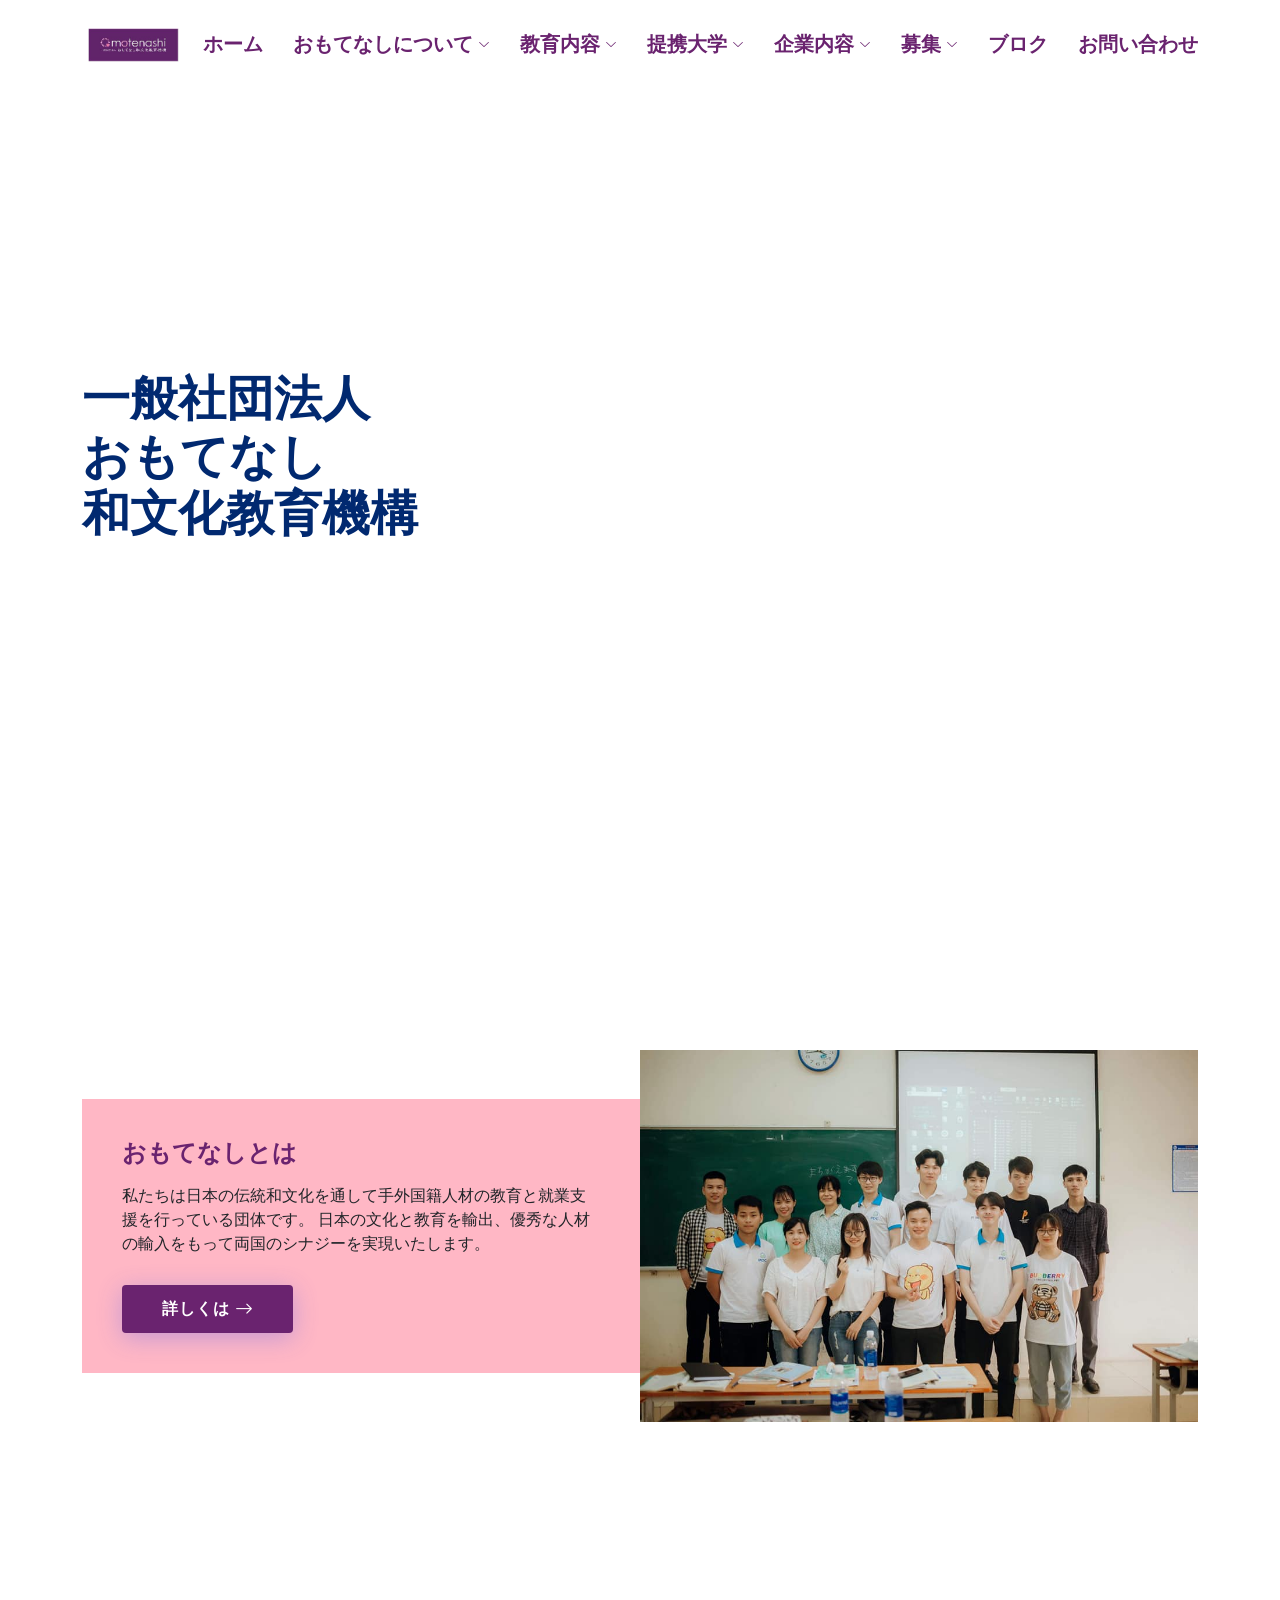
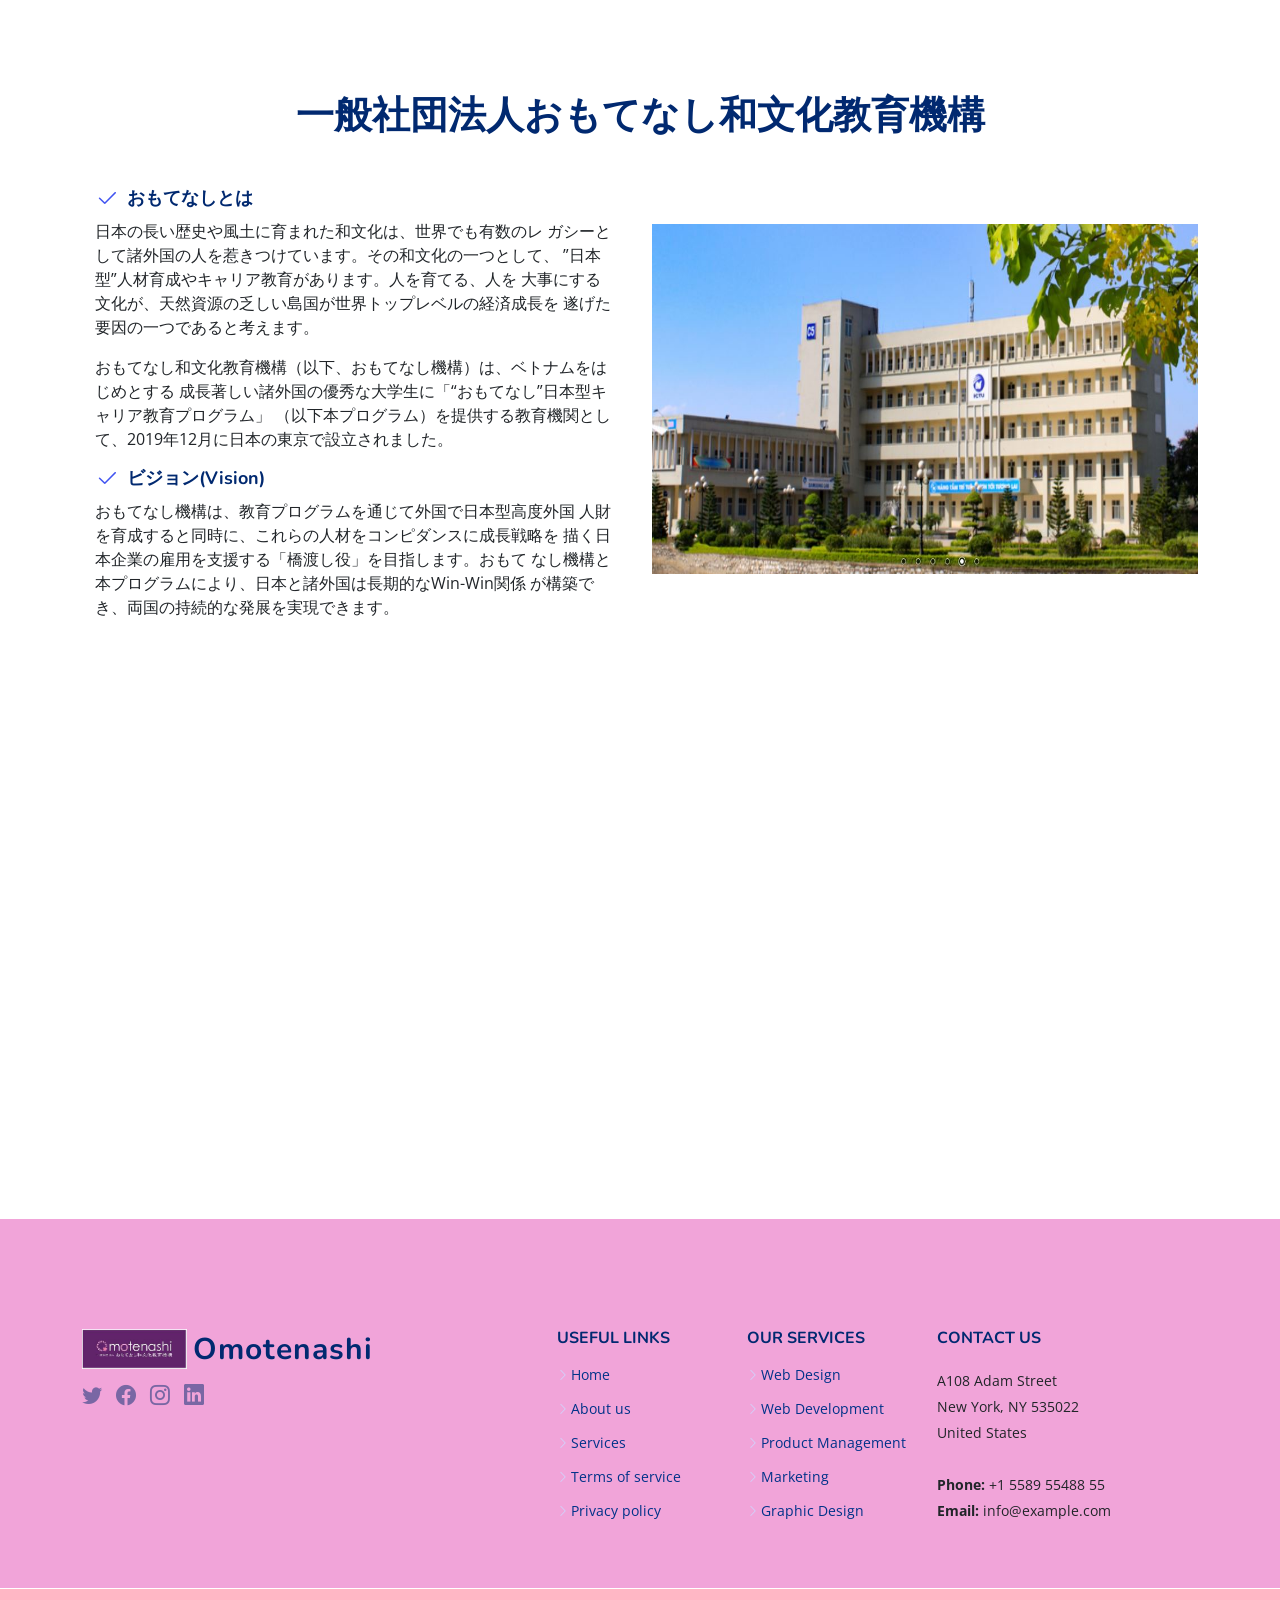
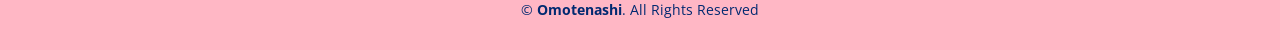
<file: businessContent.html>
<!DOCTYPE html>
<html lang="en">
    <head>
        <meta charset="utf-8">
        <meta content="width=device-width, initial-scale=1.0" name="viewport">
        <title>Omotenashi</title>
        <meta content="" name="description">
        <meta content="" name="keywords">
        <!-- Favicons -->
        <link href="assets/img/favicon.png" rel="icon">
        <link href="assets/img/apple-touch-icon.png" rel="apple-touch-icon">
        <!-- Google Fonts -->         
        <link href="https://fonts.googleapis.com/css?family=Open+Sans:300,300i,400,400i,600,600i,700,700i|Nunito:300,300i,400,400i,600,600i,700,700i|Poppins:300,300i,400,400i,500,500i,600,600i,700,700i" rel="stylesheet">
        <!-- Vendor CSS Files -->
        <link href="assets/vendor/bootstrap/css/bootstrap.min.css" rel="stylesheet">
        <link href="assets/vendor/bootstrap-icons/bootstrap-icons.css" rel="stylesheet">
        <link href="assets/vendor/aos/aos.css" rel="stylesheet">
        <link href="assets/vendor/remixicon/remixicon.css" rel="stylesheet">
        <link href="assets/vendor/swiper/swiper-bundle.min.css" rel="stylesheet">
        <link href="assets/vendor/glightbox/css/glightbox.min.css" rel="stylesheet">
        <!-- Template Main CSS File -->
        <link href="assets/css/style.css" rel="stylesheet">
        <link rel="stylesheet" href="/assets/css/animation.css">
        <script src="animation.js"></script>
        <!-- =======================================================
  * Template Name: Omotenashi - v1.0.0
  * Template URL:
  * Author:
  * License:
  ======================================================== -->
  </head>
<body>

<div w3-include-html="header.html"></div>
    <script>
        function includeHTML() {
          var z, i, elmnt, file, xhttp;
          /*loop through a collection of all HTML elements:*/
          z = document.getElementsByTagName("*");
          for (i = 0; i < z.length; i++) {
            elmnt = z[i];
            /*search for elements with a certain atrribute:*/
            file = elmnt.getAttribute("w3-include-html");
            if (file) {
              /*make an HTTP request using the attribute value as the file name:*/
              xhttp = new XMLHttpRequest();
              xhttp.onreadystatechange = function() {
                if (this.readyState == 4) {
                  if (this.status == 200) {elmnt.innerHTML = this.responseText;}
                  if (this.status == 404) {elmnt.innerHTML = "Page not found.";}
                  /*remove the attribute, and call this function once more:*/
                  elmnt.removeAttribute("w3-include-html");
                  includeHTML();
                }
              }
              xhttp.open("GET", file, true);
              xhttp.send();
              /*exit the function:*/
              return;
            }
          }
        };
        </script>
        <script>
            includeHTML();
        </script>

        


        <!-- End Header -->

    <!-- ======= Hero Section ======= -->
    <section id="hero" class="hero d-flex align-items-center">
        <div class="container">
            <div class="row">
                <div class="col-lg-6 d-flex flex-column justify-content-center">
                    <h1>
                        一般社団法人
                    <br>
                        おもてなし
					<br>
					    和文化教育機構
                    </h1>
                </h1>
                <h2 data-aos="fade-up" data-aos-delay="400"></h2>
                </div>
            </div>
        </div>
    </section>
    <!-- End Hero -->
    <main id="main">
    <!-- ======= About Section ======= -->
    <section id="about" class="about">
        <div class="container" data-aos="fade-up">
            <div class="row gx-0">
                <div class="col-lg-6 d-flex flex-column justify-content-center" data-aos="fade-up" data-aos-delay="200">
                    <div class="content">
                        <h2>おもてなしとは</h2>
                        <p>
                            私たちは日本の伝統和文化を通して手外国籍人材の教育と就業支援を行っている団体です。
                            日本の文化と教育を輸出、優秀な人材の輸入をもって両国のシナジーを実現いたします。
                        </p>
                        <div class="text-center text-lg-start">
                            <a href="#vision" class="btn-read-more d-inline-flex align-items-center justify-content-center align-self-center"> <span>詳しくは</span> <i class="bi bi-arrow-right"></i> </a>
                        </div>
                    </div>
                </div>
                <div class="col-lg-6 d-flex align-items-center" data-aos="zoom-out" data-aos-delay="200">
                    <img src="assets/img/about.jpg" class="img-fluid" alt="">
                </div>
            </div>
        </div>
    </section>
    <!-- End About Section -->

<!-- ======= 一般社団法人おもてなし和文化教育機構 Section ======= -->
<section id="vision"  class="visions">
    <div class="container" data-aos="fade-up">
        <header class="section-header">
            <p>一般社団法人おもてなし和文化教育機構</p>
        </header>
        <div class="row v-tabs">
            <div class="col-lg-6 mt-5 mt-lg-0 d-flex vision-bg">
                <div class="tab-content">
                    <div class="tab-pane fade show active" id="tab1">
                        <div class="d-flex align-items-center mb-2">
                            <i class="bi bi-check2"></i>
                            <h4>
                                おもてなしとは
                            </h4>
                        </div>
                        <p>日本の長い歴史や風土に育まれた和文化は、世界でも有数のレ
                            ガシーとして諸外国の人を惹きつけています。その和文化の一つとして、
                            ”日本型”人材育成やキャリア教育があります。人を育てる、人を
                            大事にする文化が、天然資源の乏しい島国が世界トップレベルの経済成長を
                            遂げた要因の一つであると考えます。
                        </p>
                        <p>
                            おもてなし和文化教育機構（以下、おもてなし機構）は、ベトナムをはじめとする
                            成長著しい諸外国の優秀な大学生に「“おもてなし”日本型キャリア教育プログラム」
                            （以下本プログラム）を提供する教育機関として、2019年12月に日本の東京で設立されました。
                        </p>
                        <div class="d-flex align-items-center mb-2">
                            <i class="bi bi-check2"></i>
                            <h4>ビジョン(Vision)</h4>
                        </div>
                        <p>
                            おもてなし機構は、教育プログラムを通じて外国で日本型高度外国
                            人財を育成すると同時に、これらの人材をコンピダンスに成長戦略を
                            描く日本企業の雇用を支援する「橋渡し役」を目指します。おもて
                            なし機構と本プログラムにより、日本と諸外国は長期的なWin-Win関係
                            が構築でき、両国の持続的な発展を実現できます。
                        </p>
                    </div>
                </div>
            </div>
            <div class="col-lg-6">
                <img class="visions-img" src="./assets/img/ICTUの写真.JPG" class="img-fluid" alt="">
            </div>
        </div>
    </div>
</section>

<!-- ======= 和文化教育機構の理念 Section ======= -->
<div class="d-flex justify-content-center">
    <iframe src="https://www.google.com/maps/embed?pb=!1m18!1m12!1m3!1d3243.1636209074013!2d139.71752791562554!3d35.62369264073195!2m3!1f0!2f0!3f0!3m2!1i1024!2i768!4f13.1!3m3!1m2!1s0x60188afaee8b2e63%3A0x43f35d99f1815c48!2z77yI5qCq77yJ44Op44O844Kr44Kk44Op44Og!5e0!3m2!1sja!2sjp!4v1618966409950!5m2!1sja!2sjp" width="600" height="450" style="border:0;"></iframe>
</div>
<div class="container-fluid">
    
</div>

<div w3-include-html="footer.html"></div>

<script>
    includeHTML();
</script>
        <!-- End Footer -->
        <a href="#" class="back-to-top d-flex align-items-center justify-content-center"><i class="bi bi-arrow-up-short"></i></a>
        <!-- Vendor JS Files -->
        <script src="assets/vendor/bootstrap/js/bootstrap.bundle.js"></script>
        <script src="assets/vendor/aos/aos.js"></script>
        <script src="assets/vendor/php-email-form/validate.js"></script>
        <script src="assets/vendor/swiper/swiper-bundle.min.js"></script>
        <script src="assets/vendor/purecounter/purecounter.js"></script>
        <script src="assets/vendor/isotope-layout/isotope.pkgd.min.js"></script>
        <script src="assets/vendor/glightbox/js/glightbox.min.js"></script>
        <script src="https://ajax.googleapis.com/ajax/libs/jquery/3.2.1/jquery.min.js"></script>

        <!-- Template Main JS File -->
        <script src="assets/js/main.js"></script>

    </body>
</html>
</file>
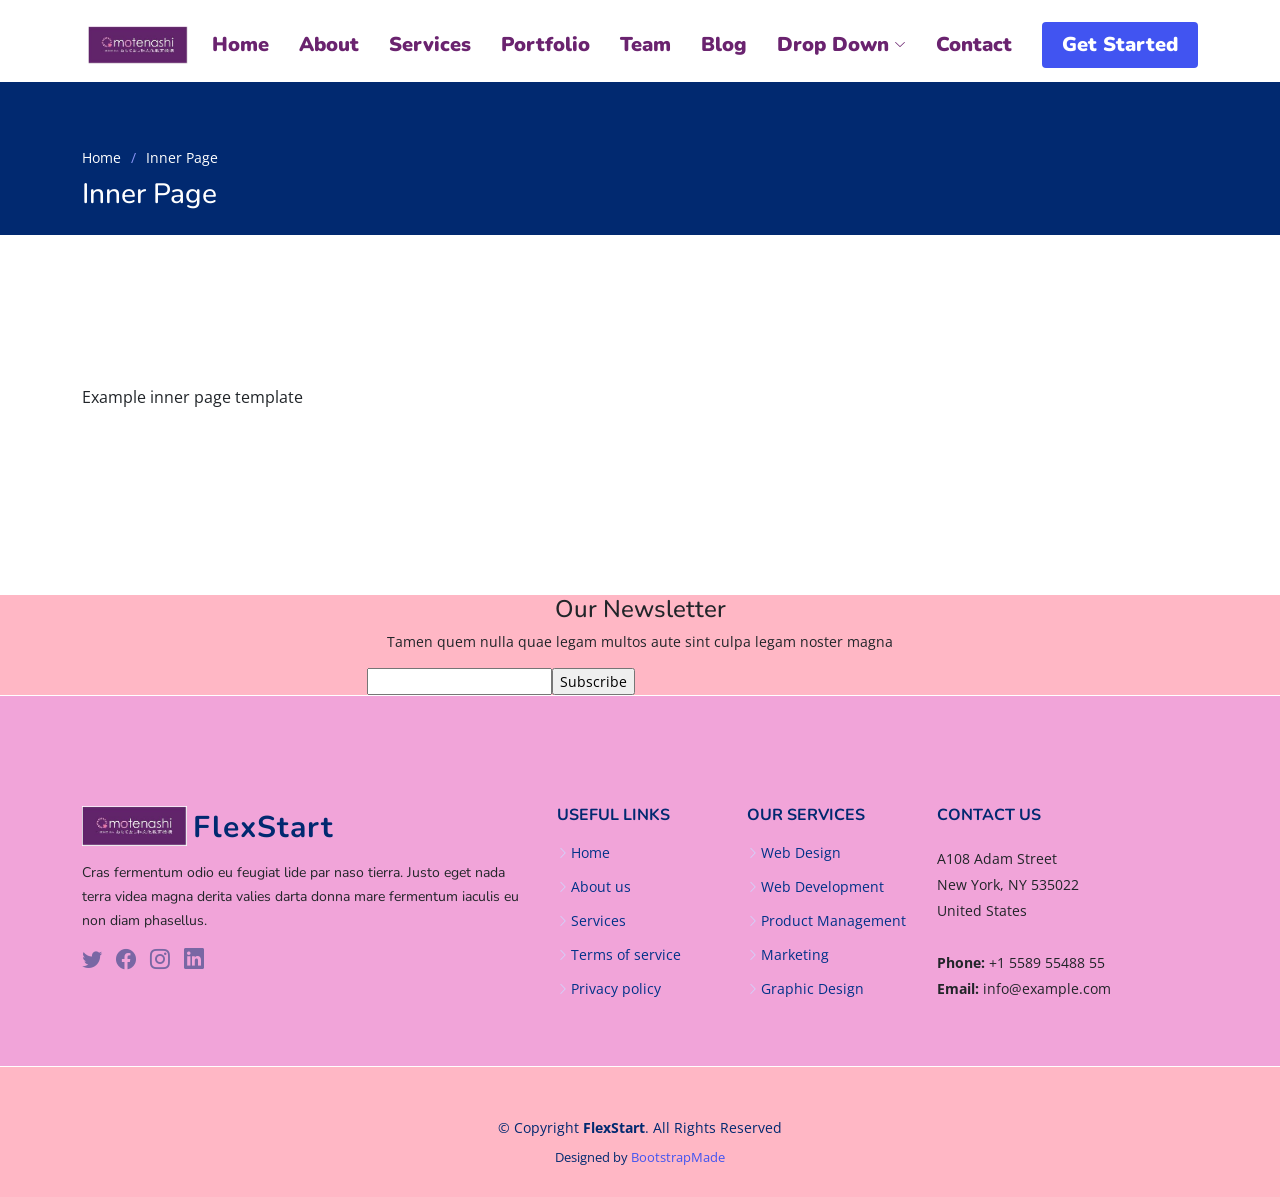
<file: inner-page.html>
<!DOCTYPE html>
<html lang="en">

<head>
  <meta charset="utf-8">
  <meta content="width=device-width, initial-scale=1.0" name="viewport">

  <title>Inner Page - FlexStart Bootstrap Template</title>
  <meta content="" name="description">
  <meta content="" name="keywords">

  <!-- Favicons -->
  <link href="assets/img/favicon.png" rel="icon">
  <link href="assets/img/apple-touch-icon.png" rel="apple-touch-icon">

  <!-- Google Fonts -->
  <link href="https://fonts.googleapis.com/css?family=Open+Sans:300,300i,400,400i,600,600i,700,700i|Nunito:300,300i,400,400i,600,600i,700,700i|Poppins:300,300i,400,400i,500,500i,600,600i,700,700i" rel="stylesheet">

  <!-- Vendor CSS Files -->
  <link href="assets/vendor/bootstrap/css/bootstrap.min.css" rel="stylesheet">
  <link href="assets/vendor/bootstrap-icons/bootstrap-icons.css" rel="stylesheet">
  <link href="assets/vendor/aos/aos.css" rel="stylesheet">
  <link href="assets/vendor/remixicon/remixicon.css" rel="stylesheet">
  <link href="assets/vendor/swiper/swiper-bundle.min.css" rel="stylesheet">
  <link href="assets/vendor/glightbox/css/glightbox.min.css" rel="stylesheet">

  <!-- Template Main CSS File -->
  <link href="assets/css/style.css" rel="stylesheet">

  <!-- =======================================================
  * Template Name: FlexStart - v1.2.0
  * Template URL: https://bootstrapmade.com/flexstart-bootstrap-startup-template/
  * Author: BootstrapMade.com
  * License: https://bootstrapmade.com/license/
  ======================================================== -->
</head>

<body>

  <!-- ======= Header ======= -->
  <header id="header" class="header fixed-top">
    <div class="container-fluid container-xl d-flex align-items-center justify-content-between">

      <a href="index.html" class="logo d-flex align-items-center">
        <img src="assets/img/logo.png" alt="">
        <!-- <span>FlexStart</span> -->
      </a>

      <nav id="navbar" class="navbar">
        <ul>
          <li><a class="nav-link scrollto " href="#hero">Home</a></li>
          <li><a class="nav-link scrollto" href="#about">About</a></li>
          <li><a class="nav-link scrollto" href="#services">Services</a></li>
          <li><a class="nav-link scrollto" href="#portfolio">Portfolio</a></li>
          <li><a class="nav-link scrollto" href="#team">Team</a></li>
          <li><a href="blog.html">Blog</a></li>
          <li class="dropdown"><a href="#"><span>Drop Down</span> <i class="bi bi-chevron-down"></i></a>
            <ul>
              <li><a href="#">Drop Down 1</a></li>
              <li class="dropdown"><a href="#"><span>Deep Drop Down</span> <i class="bi bi-chevron-right"></i></a>
                <ul>
                  <li><a href="#">Deep Drop Down 1</a></li>
                  <li><a href="#">Deep Drop Down 2</a></li>
                  <li><a href="#">Deep Drop Down 3</a></li>
                  <li><a href="#">Deep Drop Down 4</a></li>
                  <li><a href="#">Deep Drop Down 5</a></li>
                </ul>
              </li>
              <li><a href="#">Drop Down 2</a></li>
              <li><a href="#">Drop Down 3</a></li>
              <li><a href="#">Drop Down 4</a></li>
            </ul>
          </li>
          <li><a class="nav-link scrollto" href="#contact">Contact</a></li>
          <li><a class="getstarted scrollto" href="#about">Get Started</a></li>
        </ul>
        <i class="bi bi-list mobile-nav-toggle"></i>
      </nav><!-- .navbar -->

    </div>
  </header><!-- End Header -->

  <main id="main">

    <!-- ======= Breadcrumbs ======= -->
    <section class="breadcrumbs">
      <div class="container">

        <ol>
          <li><a href="index.html">Home</a></li>
          <li>Inner Page</li>
        </ol>
        <h2>Inner Page</h2>

      </div>
    </section><!-- End Breadcrumbs -->

    <section class="inner-page">
      <div class="container">
        <p>
          Example inner page template
        </p>
      </div>
    </section>

  </main><!-- End #main -->

  <!-- ======= Footer ======= -->
  <footer id="footer" class="footer">

    <div class="footer-newsletter">
      <div class="container">
        <div class="row justify-content-center">
          <div class="col-lg-12 text-center">
            <h4>Our Newsletter</h4>
            <p>Tamen quem nulla quae legam multos aute sint culpa legam noster magna</p>
          </div>
          <div class="col-lg-6">
            <form action="" method="post">
              <input type="email" name="email"><input type="submit" value="Subscribe">
            </form>
          </div>
        </div>
      </div>
    </div>

    <div class="footer-top">
      <div class="container">
        <div class="row gy-4">
          <div class="col-lg-5 col-md-12 footer-info">
            <a href="index.html" class="logo d-flex align-items-center">
              <img src="assets/img/logo.png" alt="">
              <span>FlexStart</span>
            </a>
            <p>Cras fermentum odio eu feugiat lide par naso tierra. Justo eget nada terra videa magna derita valies darta donna mare fermentum iaculis eu non diam phasellus.</p>
            <div class="social-links mt-3">
              <a href="#" class="twitter"><i class="bi bi-twitter"></i></a>
              <a href="#" class="facebook"><i class="bi bi-facebook"></i></a>
              <a href="#" class="instagram"><i class="bi bi-instagram bx bxl-instagram"></i></a>
              <a href="#" class="linkedin"><i class="bi bi-linkedin bx bxl-linkedin"></i></a>
            </div>
          </div>

          <div class="col-lg-2 col-6 footer-links">
            <h4>Useful Links</h4>
            <ul>
              <li><i class="bi bi-chevron-right"></i> <a href="#">Home</a></li>
              <li><i class="bi bi-chevron-right"></i> <a href="#">About us</a></li>
              <li><i class="bi bi-chevron-right"></i> <a href="#">Services</a></li>
              <li><i class="bi bi-chevron-right"></i> <a href="#">Terms of service</a></li>
              <li><i class="bi bi-chevron-right"></i> <a href="#">Privacy policy</a></li>
            </ul>
          </div>

          <div class="col-lg-2 col-6 footer-links">
            <h4>Our Services</h4>
            <ul>
              <li><i class="bi bi-chevron-right"></i> <a href="#">Web Design</a></li>
              <li><i class="bi bi-chevron-right"></i> <a href="#">Web Development</a></li>
              <li><i class="bi bi-chevron-right"></i> <a href="#">Product Management</a></li>
              <li><i class="bi bi-chevron-right"></i> <a href="#">Marketing</a></li>
              <li><i class="bi bi-chevron-right"></i> <a href="#">Graphic Design</a></li>
            </ul>
          </div>

          <div class="col-lg-3 col-md-12 footer-contact text-center text-md-start">
            <h4>Contact Us</h4>
            <p>
              A108 Adam Street <br>
              New York, NY 535022<br>
              United States <br><br>
              <strong>Phone:</strong> +1 5589 55488 55<br>
              <strong>Email:</strong> info@example.com<br>
            </p>

          </div>

        </div>
      </div>
    </div>

    <div class="container">
      <div class="copyright">
        &copy; Copyright <strong><span>FlexStart</span></strong>. All Rights Reserved
      </div>
      <div class="credits">
        <!-- All the links in the footer should remain intact. -->
        <!-- You can delete the links only if you purchased the pro version. -->
        <!-- Licensing information: https://bootstrapmade.com/license/ -->
        <!-- Purchase the pro version with working PHP/AJAX contact form: https://bootstrapmade.com/flexstart-bootstrap-startup-template/ -->
        Designed by <a href="https://bootstrapmade.com/">BootstrapMade</a>
      </div>
    </div>
  </footer><!-- End Footer -->

  <a href="#" class="back-to-top d-flex align-items-center justify-content-center"><i class="bi bi-arrow-up-short"></i></a>

  <!-- Vendor JS Files -->
  <script src="assets/vendor/bootstrap/js/bootstrap.bundle.js"></script>
  <script src="assets/vendor/aos/aos.js"></script>
  <script src="assets/vendor/php-email-form/validate.js"></script>
  <script src="assets/vendor/swiper/swiper-bundle.min.js"></script>
  <script src="assets/vendor/purecounter/purecounter.js"></script>
  <script src="assets/vendor/isotope-layout/isotope.pkgd.min.js"></script>
  <script src="assets/vendor/glightbox/js/glightbox.min.js"></script>

  <!-- Template Main JS File -->
  <script src="assets/js/main.js"></script>

</body>

</html>
</file>
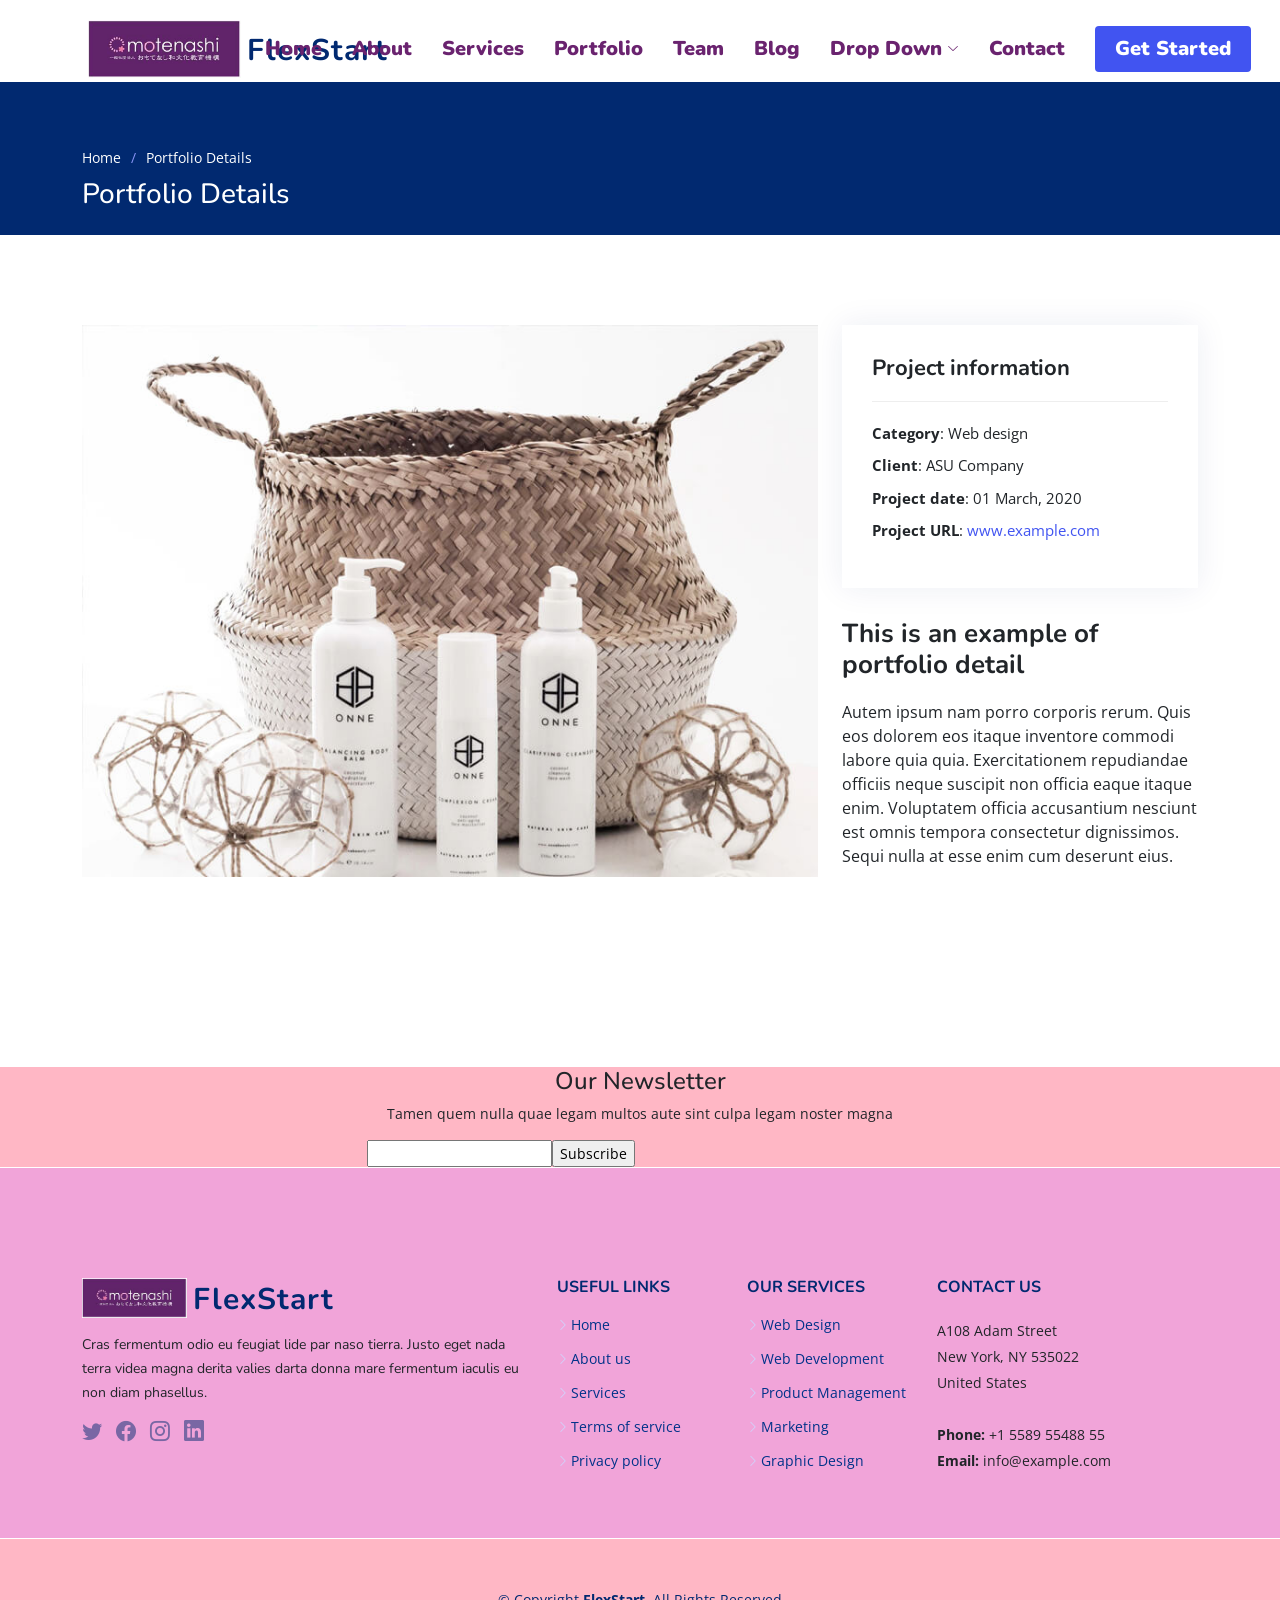
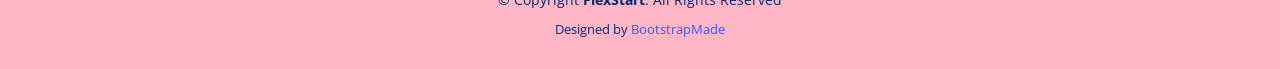
<file: portfolio-details.html>
<!DOCTYPE html>
<html lang="en">

<head>
  <meta charset="utf-8">
  <meta content="width=device-width, initial-scale=1.0" name="viewport">

  <title>Portfolio Details - FlexStart Bootstrap Template</title>
  <meta content="" name="description">
  <meta content="" name="keywords">

  <!-- Favicons -->
  <link href="assets/img/favicon.png" rel="icon">
  <link href="assets/img/apple-touch-icon.png" rel="apple-touch-icon">

  <!-- Google Fonts -->
  <link href="https://fonts.googleapis.com/css?family=Open+Sans:300,300i,400,400i,600,600i,700,700i|Nunito:300,300i,400,400i,600,600i,700,700i|Poppins:300,300i,400,400i,500,500i,600,600i,700,700i" rel="stylesheet">

  <!-- Vendor CSS Files -->
  <link href="assets/vendor/bootstrap/css/bootstrap.min.css" rel="stylesheet">
  <link href="assets/vendor/bootstrap-icons/bootstrap-icons.css" rel="stylesheet">
  <link href="assets/vendor/aos/aos.css" rel="stylesheet">
  <link href="assets/vendor/remixicon/remixicon.css" rel="stylesheet">
  <link href="assets/vendor/swiper/swiper-bundle.min.css" rel="stylesheet">
  <link href="assets/vendor/glightbox/css/glightbox.min.css" rel="stylesheet">

  <!-- Template Main CSS File -->
  <link href="assets/css/style.css" rel="stylesheet">

  <!-- =======================================================
  * Template Name: FlexStart - v1.2.0
  * Template URL: https://bootstrapmade.com/flexstart-bootstrap-startup-template/
  * Author: BootstrapMade.com
  * License: https://bootstrapmade.com/license/
  ======================================================== -->
</head>

<body>

  <!-- ======= Header ======= -->
  <header id="header" class="header fixed-top">
    <div class="container-fluid container-xl d-flex align-items-center justify-content-between">

      <a href="index.html" class="logo d-flex align-items-center">
        <img src="assets/img/logo.png" alt="">
        <span>FlexStart</span>
      </a>

      <nav id="navbar" class="navbar">
        <ul>
          <li><a class="nav-link scrollto " href="#hero">Home</a></li>
          <li><a class="nav-link scrollto" href="#about">About</a></li>
          <li><a class="nav-link scrollto" href="#services">Services</a></li>
          <li><a class="nav-link scrollto" href="#portfolio">Portfolio</a></li>
          <li><a class="nav-link scrollto" href="#team">Team</a></li>
          <li><a href="blog.html">Blog</a></li>
          <li class="dropdown"><a href="#"><span>Drop Down</span> <i class="bi bi-chevron-down"></i></a>
            <ul>
              <li><a href="#">Drop Down 1</a></li>
              <li class="dropdown"><a href="#"><span>Deep Drop Down</span> <i class="bi bi-chevron-right"></i></a>
                <ul>
                  <li><a href="#">Deep Drop Down 1</a></li>
                  <li><a href="#">Deep Drop Down 2</a></li>
                  <li><a href="#">Deep Drop Down 3</a></li>
                  <li><a href="#">Deep Drop Down 4</a></li>
                  <li><a href="#">Deep Drop Down 5</a></li>
                </ul>
              </li>
              <li><a href="#">Drop Down 2</a></li>
              <li><a href="#">Drop Down 3</a></li>
              <li><a href="#">Drop Down 4</a></li>
            </ul>
          </li>
          <li><a class="nav-link scrollto" href="#contact">Contact</a></li>
          <li><a class="getstarted scrollto" href="#about">Get Started</a></li>
        </ul>
        <i class="bi bi-list mobile-nav-toggle"></i>
      </nav><!-- .navbar -->

    </div>
  </header><!-- End Header -->

  <main id="main">

    <!-- ======= Breadcrumbs ======= -->
    <section class="breadcrumbs">
      <div class="container">

        <ol>
          <li><a href="index.html">Home</a></li>
          <li>Portfolio Details</li>
        </ol>
        <h2>Portfolio Details</h2>

      </div>
    </section><!-- End Breadcrumbs -->

    <!-- ======= Portfolio Details Section ======= -->
    <section id="portfolio-details" class="portfolio-details">
      <div class="container">

        <div class="row gy-4">

          <div class="col-lg-8">
            <div class="portfolio-details-slider swiper-container">
              <div class="swiper-wrapper align-items-center">

                <div class="swiper-slide">
                  <img src="assets/img/portfolio/portfolio-1.jpg" alt="">
                </div>

                <div class="swiper-slide">
                  <img src="assets/img/portfolio/portfolio-2.jpg" alt="">
                </div>

                <div class="swiper-slide">
                  <img src="assets/img/portfolio/portfolio-3.jpg" alt="">
                </div>

              </div>
              <div class="swiper-pagination"></div>
            </div>
          </div>

          <div class="col-lg-4">
            <div class="portfolio-info">
              <h3>Project information</h3>
              <ul>
                <li><strong>Category</strong>: Web design</li>
                <li><strong>Client</strong>: ASU Company</li>
                <li><strong>Project date</strong>: 01 March, 2020</li>
                <li><strong>Project URL</strong>: <a href="#">www.example.com</a></li>
              </ul>
            </div>
            <div class="portfolio-description">
              <h2>This is an example of portfolio detail</h2>
              <p>
                Autem ipsum nam porro corporis rerum. Quis eos dolorem eos itaque inventore commodi labore quia quia. Exercitationem repudiandae officiis neque suscipit non officia eaque itaque enim. Voluptatem officia accusantium nesciunt est omnis tempora consectetur dignissimos. Sequi nulla at esse enim cum deserunt eius.
              </p>
            </div>
          </div>

        </div>

      </div>
    </section><!-- End Portfolio Details Section -->

  </main><!-- End #main -->

  <!-- ======= Footer ======= -->
  <footer id="footer" class="footer">

    <div class="footer-newsletter">
      <div class="container">
        <div class="row justify-content-center">
          <div class="col-lg-12 text-center">
            <h4>Our Newsletter</h4>
            <p>Tamen quem nulla quae legam multos aute sint culpa legam noster magna</p>
          </div>
          <div class="col-lg-6">
            <form action="" method="post">
              <input type="email" name="email"><input type="submit" value="Subscribe">
            </form>
          </div>
        </div>
      </div>
    </div>

    <div class="footer-top">
      <div class="container">
        <div class="row gy-4">
          <div class="col-lg-5 col-md-12 footer-info">
            <a href="index.html" class="logo d-flex align-items-center">
              <img src="assets/img/logo.png" alt="">
              <span>FlexStart</span>
            </a>
            <p>Cras fermentum odio eu feugiat lide par naso tierra. Justo eget nada terra videa magna derita valies darta donna mare fermentum iaculis eu non diam phasellus.</p>
            <div class="social-links mt-3">
              <a href="#" class="twitter"><i class="bi bi-twitter"></i></a>
              <a href="#" class="facebook"><i class="bi bi-facebook"></i></a>
              <a href="#" class="instagram"><i class="bi bi-instagram bx bxl-instagram"></i></a>
              <a href="#" class="linkedin"><i class="bi bi-linkedin bx bxl-linkedin"></i></a>
            </div>
          </div>

          <div class="col-lg-2 col-6 footer-links">
            <h4>Useful Links</h4>
            <ul>
              <li><i class="bi bi-chevron-right"></i> <a href="#">Home</a></li>
              <li><i class="bi bi-chevron-right"></i> <a href="#">About us</a></li>
              <li><i class="bi bi-chevron-right"></i> <a href="#">Services</a></li>
              <li><i class="bi bi-chevron-right"></i> <a href="#">Terms of service</a></li>
              <li><i class="bi bi-chevron-right"></i> <a href="#">Privacy policy</a></li>
            </ul>
          </div>

          <div class="col-lg-2 col-6 footer-links">
            <h4>Our Services</h4>
            <ul>
              <li><i class="bi bi-chevron-right"></i> <a href="#">Web Design</a></li>
              <li><i class="bi bi-chevron-right"></i> <a href="#">Web Development</a></li>
              <li><i class="bi bi-chevron-right"></i> <a href="#">Product Management</a></li>
              <li><i class="bi bi-chevron-right"></i> <a href="#">Marketing</a></li>
              <li><i class="bi bi-chevron-right"></i> <a href="#">Graphic Design</a></li>
            </ul>
          </div>

          <div class="col-lg-3 col-md-12 footer-contact text-center text-md-start">
            <h4>Contact Us</h4>
            <p>
              A108 Adam Street <br>
              New York, NY 535022<br>
              United States <br><br>
              <strong>Phone:</strong> +1 5589 55488 55<br>
              <strong>Email:</strong> info@example.com<br>
            </p>

          </div>

        </div>
      </div>
    </div>

    <div class="container">
      <div class="copyright">
        &copy; Copyright <strong><span>FlexStart</span></strong>. All Rights Reserved
      </div>
      <div class="credits">
        <!-- All the links in the footer should remain intact. -->
        <!-- You can delete the links only if you purchased the pro version. -->
        <!-- Licensing information: https://bootstrapmade.com/license/ -->
        <!-- Purchase the pro version with working PHP/AJAX contact form: https://bootstrapmade.com/flexstart-bootstrap-startup-template/ -->
        Designed by <a href="https://bootstrapmade.com/">BootstrapMade</a>
      </div>
    </div>
  </footer><!-- End Footer -->

  <a href="#" class="back-to-top d-flex align-items-center justify-content-center"><i class="bi bi-arrow-up-short"></i></a>

  <!-- Vendor JS Files -->
  <script src="assets/vendor/bootstrap/js/bootstrap.bundle.js"></script>
  <script src="assets/vendor/aos/aos.js"></script>
  <script src="assets/vendor/php-email-form/validate.js"></script>
  <script src="assets/vendor/swiper/swiper-bundle.min.js"></script>
  <script src="assets/vendor/purecounter/purecounter.js"></script>
  <script src="assets/vendor/isotope-layout/isotope.pkgd.min.js"></script>
  <script src="assets/vendor/glightbox/js/glightbox.min.js"></script>

  <!-- Template Main JS File -->
  <script src="assets/js/main.js"></script>

</body>

</html>
</file>
<file: anime.css>
/*Sakura animation using WebGL. No images are used. The framerate might be slow or the demo might not play at all in some older systems so you can watch this video: http://www.screenr.com/BFZ8. Let me make it clear that I did not make this and just thought is was very cool and wanted to share it.
*/

body {
    padding:0;
    margin:0;
    overflow:hidden;
	
}
canvas {
    padding:0;
    margin:0;
}
div.btnbg {
    position:fixed;
    left:0;
    top:0;
    box-shadow: 0px 0px 15px #ccc;
}
div.btnbg:hover{
    text-shadow: 0px 0px 3px #ccc;
    box-shadow: 0px 0px 20px #ccc;
}
</file>
<file: assets/css/animation.css>
/*.col-xl {
    position: relative;
    height: 100vh; /* コンテナの高さ */
  /*  width: 100%; /* コンテナの横幅 */
    /*overflow: visible; /* コンテナからはみ出した要素を隠す */
   /* animation-duration: 20s;
}
  
  /* 桜の花びらのスタイル */
  .col-sm {
    position: fixed;
    background-color: #ffc0cb; /* 花びらの色 */
    border-radius: 150% 0 150% 0;
    animation: animate-petal 10s linear;

  }
  
  .col-sm::after {
    content: "";
    position: absolute;
    top: -14%;
    left: -10%;
    display: block;
    width: 100%;
    height: 100%;
    background-color: #ffc0cb;
    border-radius: 150% 0 150% 0;
    transform: rotate(15deg);
  }
  
  /* 花びらが降るアニメーション */
  @keyframes animate-petal {
    0% {
      top: 0;
      opacity: 0;
      transform: rotate(0deg);
    }
    25%{
      opacity: 1;
    }
    50% {
      opacity: 1;
    }
    100% {
      opacity: 0;
      top: 100vh;
      transform: rotate(3000deg);
    }
  }
</file>
<file: Omotenashi_0409/Omotenashi/assets/css/style.css>
/**
* Template Name: FlexStart - v1.2.0
* Template URL: https://bootstrapmade.com/flexstart-bootstrap-startup-template/
* Author: BootstrapMade.com
* License: https://bootstrapmade.com/license/
*/

/*--------------------------------------------------------------
# General
--------------------------------------------------------------*/
:root {
  scroll-behavior: smooth;
}

body {
  font-family: "Open Sans", sans-serif;
  /*background-image:url(../img/sakura.jpg);
  background-size: contain;
  background-repeat:no-repeat;*/
  background-color: #ffb7c5
}

#background { 
  background-size: contain;
  background-repeat:no-repeat;
  position: absolute;
  opacity: 0.85;
}

img {max-width:100%; height:auto}

a {
  color: #4154f1;
  text-decoration: none;
}

a:hover {
  color: #717ff5;
  text-decoration: none;
}

h1, h2, h3, h4, h5, h6 {
  font-family: "Nunito", sans-serif;
}

/*--------------------------------------------------------------
# Sections
--------------------------------------------------------------*/
section {
  padding: 60px 0;
  overflow: hidden;
}

.section-header {
  text-align: center;
  padding-bottom: 40px;
}

.section-header h2 {
  font-size: 13px;
  letter-spacing: 1px;
  font-weight: 700;
  margin: 0;
  color: #4154f1;
  text-transform: uppercase;
}

.section-header p {
  margin: 10px 0 0 0;
  padding: 0;
  font-size: 38px;
  line-height: 42px;
  font-weight: 700;
  color: #012970;
}

@media (max-width: 768px) {
  .section-header p {
    font-size: 28px;
    line-height: 32px;
  }
}

/*--------------------------------------------------------------
# Breadcrumbs
--------------------------------------------------------------*/
.breadcrumbs {
  padding: 15px 0;
  background: #012970;
  min-height: 40px;
  margin-top: 82px;
  color: #fff;
}

@media (max-width: 992px) {
  .breadcrumbs {
    margin-top: 57px;
  }
}

.breadcrumbs h2 {
  font-size: 28px;
  font-weight: 500;
}

.breadcrumbs ol {
  display: flex;
  flex-wrap: wrap;
  list-style: none;
  padding: 0 0 10px 0;
  margin: 0;
  font-size: 14px;
}

.breadcrumbs ol a {
  color: #fff;
  transition: 0.3s;
}

.breadcrumbs ol a:hover {
  text-decoration: underline;
}

.breadcrumbs ol li + li {
  padding-left: 10px;
}

.breadcrumbs ol li + li::before {
  display: inline-block;
  padding-right: 10px;
  color: #8894f6;
  content: "/";
}

/*--------------------------------------------------------------
# Back to top button
--------------------------------------------------------------*/
.back-to-top {
  position: fixed;
  visibility: hidden;
  opacity: 0;
  right: 15px;
  bottom: 15px;
  z-index: 99999;
  background: #4154f1;
  width: 40px;
  height: 40px;
  border-radius: 4px;
  transition: all 0.4s;
}

.back-to-top i {
  font-size: 24px;
  color: #fff;
  line-height: 0;
}

.back-to-top:hover {
  background: #6776f4;
  color: #fff;
}

.back-to-top.active {
  visibility: visible;
  opacity: 1;
}

/*--------------------------------------------------------------
# Disable aos animation delay on mobile devices
--------------------------------------------------------------*/
@media screen and (max-width: 768px) {
  [data-aos-delay] {
    transition-delay: 0 !important;
  }
}

/*--------------------------------------------------------------
# Header
--------------------------------------------------------------*/
.header {
  transition: all 0.5s;
  z-index: 997;
  padding: 20px 0;
}

.header.header-scrolled {
  background: #d05dde;
  padding: 15px 0;
  box-shadow: 0px 2px 20px rgba(1, 41, 112, 0.1);
}

.header .logo {
  line-height: 0;
}

.header .logo img {
  max-height: 40px;
  margin-right: 6px;
  margin-left: 6px;
}

.header .logo span {
  font-size: 30px;
  font-weight: 700;
  letter-spacing: 1px;
  color: #012970;
  font-family: "Nunito", sans-serif;
  margin-top: 3px;
}

/*--------------------------------------------------------------
# Navigation Menu
--------------------------------------------------------------*/
/**
* Desktop Navigation 
*/
.navbar {
  padding: 0;
}

.navbar ul {
  margin: 0;
  padding: 0;
  display: flex;
  list-style: none;
  align-items: center;
}

.navbar li {
  position: relative;
}

.navbar a {
  display: flex;
  align-items: center;
  justify-content: space-between;
  padding: 10px 0 10px 30px;
  font-family: "Nunito", sans-serif;
  font-size: 16px;
  font-weight: 700;
  color: #013289;
  white-space: nowrap;
  transition: 0.3s;
}

.navbar a i {
  font-size: 12px;
  line-height: 0;
  margin-left: 5px;
}

.navbar a:hover, .navbar .active, .navbar li:hover > a {
  color: #4154f1;
}

.navbar .getstarted {
  background: #4154f1;
  padding: 8px 20px;
  margin-left: 30px;
  border-radius: 4px;
  color: #fff;
}

.navbar .getstarted:hover {
  color: #fff;
  background: #5969f3;
}

.navbar .dropdown ul {
  display: block;
  position: absolute;
  left: 14px;
  top: calc(100% + 30px);
  margin: 0;
  padding: 10px 0;
  z-index: 99;
  opacity: 0;
  visibility: hidden;
  background: #fff;
  box-shadow: 0px 0px 30px rgba(127, 137, 161, 0.25);
  transition: 0.3s;
  border-radius: 4px;
}

.navbar .dropdown ul li {
  min-width: 200px;
}

.navbar .dropdown ul a {
  padding: 10px 20px;
  font-size: 15px;
  text-transform: none;
  font-weight: 600;
}

.navbar .dropdown ul a i {
  font-size: 12px;
}

.navbar .dropdown ul a:hover, .navbar .dropdown ul .active:hover, .navbar .dropdown ul li:hover > a {
  color: #4154f1;
}

.navbar .dropdown:hover > ul {
  opacity: 1;
  top: 100%;
  visibility: visible;
}

.navbar .dropdown .dropdown ul {
  top: 0;
  left: calc(100% - 30px);
  visibility: hidden;
}

.navbar .dropdown .dropdown:hover > ul {
  opacity: 1;
  top: 0;
  left: 100%;
  visibility: visible;
}

@media (max-width: 1366px) {
  .navbar .dropdown .dropdown ul {
    left: -90%;
  }
  .navbar .dropdown .dropdown:hover > ul {
    left: -100%;
  }
}

/**
* Mobile Navigation 
*/
.mobile-nav-toggle {
  color: #012970;
  font-size: 28px;
  cursor: pointer;
  display: none;
  line-height: 0;
  transition: 0.5s;
}

.mobile-nav-toggle.bi-x {
  color: #fff;
}

@media (max-width: 991px) {
  .mobile-nav-toggle {
    display: block;
  }
  .navbar ul {
    display: none;
  }
}

.navbar-mobile {
  position: fixed;
  overflow: hidden;
  top: 0;
  right: 0;
  left: 0;
  bottom: 0;
  background: rgba(1, 22, 61, 0.9);
  transition: 0.3s;
}

.navbar-mobile .mobile-nav-toggle {
  position: absolute;
  top: 15px;
  right: 15px;
}

.navbar-mobile ul {
  display: block;
  position: absolute;
  top: 55px;
  right: 15px;
  bottom: 15px;
  left: 15px;
  padding: 10px 0;
  border-radius: 10px;
  background-color: #fff;
  overflow-y: auto;
  transition: 0.3s;
}

.navbar-mobile a {
  padding: 10px 20px;
  font-size: 15px;
  color: #012970;
}

.navbar-mobile a:hover, .navbar-mobile .active, .navbar-mobile li:hover > a {
  color: #4154f1;
}

.navbar-mobile .getstarted {
  margin: 15px;
}

.navbar-mobile .dropdown ul {
  position: static;
  display: none;
  margin: 10px 20px;
  padding: 10px 0;
  z-index: 99;
  opacity: 1;
  visibility: visible;
  background: #fff;
  box-shadow: 0px 0px 30px rgba(127, 137, 161, 0.25);
}

.navbar-mobile .dropdown ul li {
  min-width: 200px;
}

.navbar-mobile .dropdown ul a {
  padding: 10px 20px;
}

.navbar-mobile .dropdown ul a i {
  font-size: 12px;
}

.navbar-mobile .dropdown ul a:hover, .navbar-mobile .dropdown ul .active:hover, .navbar-mobile .dropdown ul li:hover > a {
  color: #4154f1;
}

.navbar-mobile .dropdown > .dropdown-active {
  display: block;
}

/*--------------------------------------------------------------
# Hero Section
--------------------------------------------------------------*/
.hero {
  width: 100%;
  height: 100vh;
}

.hero h1 {
  margin: 0;
  font-size: 48px;
  font-weight: 700;
  color: #012970;
}

.hero h2 {
  color: #444444;
  margin: 15px 0 0 0;
  font-size: 26px;
}

.hero .btn-get-started {
  margin-top: 30px;
  line-height: 0;
  padding: 15px 40px;
  border-radius: 4px;
  transition: 0.5s;
  color: #fff;
  background: #4154f1;
  box-shadow: 0px 5px 30px rgba(65, 84, 241, 0.4);
}

.hero .btn-get-started span {
  font-family: "Nunito", sans-serif;
  font-weight: 600;
  font-size: 16px;
  letter-spacing: 1px;
}

.hero .btn-get-started i {
  margin-left: 5px;
  font-size: 18px;
  transition: 0.3s;
}

.hero .btn-get-started:hover i {
  transform: translateX(5px);
}

.hero .hero-img {
  text-align: right;
}

@media (min-width: 1024px) {
  .hero {
    background-attachment: fixed;
  }
}

@media (max-width: 991px) {
  .hero {
    height: auto;
    padding: 120px 0 60px 0;
  }
  .hero .hero-img {
    text-align: center;
    margin-top: 80px;
  }
  .hero .hero-img img {
    width: 80%;
  }
}

@media (max-width: 768px) {
  .hero {
    text-align: center;
  }
  .hero h1 {
    font-size: 32px;
  }
  .hero h2 {
    font-size: 24px;
  }
  .hero .hero-img img {
    width: 100%;
  }
}

/*--------------------------------------------------------------
# Index Page
--------------------------------------------------------------*/
/*--------------------------------------------------------------
# About
--------------------------------------------------------------*/
.about .content {
  background-color: #f6f9ff;
  padding: 40px;
}

.about h3 {
  font-size: 14px;
  font-weight: 700;
  color: #4154f1;
  text-transform: uppercase;
}

.about h2 {
  font-size: 24px;
  font-weight: 700;
  color: #6a236f;
}

.about p {
  margin: 15px 0 30px 0;
  line-height: 24px;
}

.about .btn-read-more {
  line-height: 0;
  padding: 15px 40px;
  border-radius: 4px;
  transition: 0.5s;
  color: #fff;
  background: #6a236f;
  box-shadow: 0px 5px 25px rgba(65, 84, 241, 0.3);
}

.about .btn-read-more span {
  font-family: "Nunito", sans-serif;
  font-weight: 600;
  font-size: 16px;
  letter-spacing: 1px;
}

.about .btn-read-more i {
  margin-left: 5px;
  font-size: 18px;
  transition: 0.3s;
}

.about .btn-read-more:hover i {
  transform: translateX(5px);
}

/*--------------------------------------------------------------
# Values
--------------------------------------------------------------*/
.values .box {
  padding: 30px;
  box-shadow: 0px 0 5px rgba(1, 41, 112, 0.08);
  text-align: center;
  transition: 0.3s;
  height: 100%;
}

.values .box img {
  padding: 30px 50px;
  transition: 0.5s;
  transform: scale(1.1);
}

.values .box h3 {
  font-size: 24px;
  color: #012970;
  font-weight: 700;
  margin-bottom: 18px;
}

.values .box:hover {
  box-shadow: 0px 0 30px rgba(1, 41, 112, 0.08);
}

.values .box:hover img {
  transform: scale(1);
}

/*--------------------------------------------------------------
# Counts
--------------------------------------------------------------*/
.counts {
  padding: 70px 0 60px;
}

.counts .count-box {
  display: flex;
  align-items: center;
  padding: 30px;
  width: 100%;
  background: #fff;
  box-shadow: 0px 0 30px rgba(1, 41, 112, 0.08);
}

.counts .count-box i {
  font-size: 42px;
  line-height: 0;
  margin-right: 20px;
  color: #4154f1;
}

.counts .count-box span {
  font-size: 36px;
  display: block;
  font-weight: 600;
  color: #0b198f;
}

.counts .count-box p {
  padding: 0;
  margin: 0;
  font-family: "Nunito", sans-serif;
  font-size: 14px;
}

/*--------------------------------------------------------------
# Features
--------------------------------------------------------------*/
.features .feature-box {
  padding: 24px 20px;
  box-shadow: 0px 0 30px rgba(1, 41, 112, 0.08);
  transition: 0.3s;
  height: 100%;
}

.features .feature-box h3 {
  font-size: 18px;
  color: #012970;
  font-weight: 700;
  margin: 0;
}

.features .feature-box i {
  line-height: 0;
  background: #ecf3ff;
  padding: 4px;
  margin-right: 10px;
  font-size: 24px;
  border-radius: 3px;
  transition: 0.3s;
}

.features .feature-box:hover i {
  background: #4154f1;
  color: #fff;
}

.features .feture-tabs {
  margin-top: 120px;
}

.features .feture-tabs h3 {
  color: #012970;
  font-weight: 700;
  font-size: 32px;
  margin-bottom: 10px;
}

@media (max-width: 768px) {
  .features .feture-tabs h3 {
    font-size: 28px;
  }
}

.features .feture-tabs .nav-pills {
  border-bottom: 1px solid #eee;
}

.features .feture-tabs .nav-link {
  background: none;
  text-transform: uppercase;
  font-size: 15px;
  font-weight: 600;
  color: #012970;
  padding: 12px 0;
  margin-right: 25px;
  margin-bottom: -2px;
  border-radius: 0;
}

.features .feture-tabs .nav-link.active {
  color: #4154f1;
  border-bottom: 3px solid #4154f1;
}

.features .feture-tabs .tab-content h4 {
  font-size: 18px;
  margin: 0;
  font-weight: 700;
  color: #012970;
}

.features .feture-tabs .tab-content i {
  font-size: 24px;
  line-height: 0;
  margin-right: 8px;
  color: #4154f1;
}

.features .feature-icons {
  margin-top: 120px;
}

.features .feature-icons h3 {
  color: #012970;
  font-weight: 700;
  font-size: 32px;
  margin-bottom: 20px;
  text-align: center;
}

@media (max-width: 768px) {
  .features .feature-icons h3 {
    font-size: 28px;
  }
}

.features .feature-icons .content .icon-box {
  display: flex;
}

.features .feature-icons .content .icon-box h4 {
  font-size: 20px;
  font-weight: 700;
  margin: 0 0 10px 0;
  color: #012970;
}

.features .feature-icons .content .icon-box i {
  font-size: 44px;
  line-height: 44px;
  color: #0245bc;
  margin-right: 15px;
}

.features .feature-icons .content .icon-box p {
  font-size: 15px;
  color: #848484;
}

/*--------------------------------------------------------------
# Services
--------------------------------------------------------------*/
.services .service-box {
  box-shadow: 0px 0 30px rgba(1, 41, 112, 0.08);
  height: 100%;
  padding: 60px 30px;
  text-align: center;
  transition: 0.3s;
  border-radius: 5px;
}

.services .service-box .icon {
  font-size: 36px;
  padding: 40px 20px;
  border-radius: 4px;
  position: relative;
  margin-bottom: 25px;
  display: inline-block;
  line-height: 0;
  transition: 0.3s;
}

.services .service-box h3 {
  color: #444444;
  font-weight: 700;
}

.services .service-box .read-more {
  display: inline-flex;
  align-items: center;
  justify-content: center;
  font-weight: 600;
  font-size: 16px;
  padding: 8px 20px;
}

.services .service-box .read-more i {
  line-height: 0;
  margin-left: 5px;
  font-size: 18px;
}

.services .service-box.blue {
  border-bottom: 3px solid #2db6fa;
}

.services .service-box.blue .icon {
  color: #2db6fa;
  background: #dbf3fe;
}

.services .service-box.blue .read-more {
  color: #2db6fa;
}

.services .service-box.blue:hover {
  background: #2db6fa;
}

.services .service-box.orange {
  border-bottom: 3px solid #f68c09;
}

.services .service-box.orange .icon {
  color: #f68c09;
  background: #fde3c4;
}

.services .service-box.orange .read-more {
  color: #f68c09;
}

.services .service-box.orange:hover {
  background: #f68c09;
}

.services .service-box.green {
  border-bottom: 3px solid #08da4e;
}

.services .service-box.green .icon {
  color: #08da4e;
  background: #cffddf;
}

.services .service-box.green .read-more {
  color: #08da4e;
}

.services .service-box.green:hover {
  background: #08da4e;
}

.services .service-box.red {
  border-bottom: 3px solid #e9222c;
}

.services .service-box.red .icon {
  color: #e9222c;
  background: #fef7f8;
}

.services .service-box.red .read-more {
  color: #e9222c;
}

.services .service-box.red:hover {
  background: #e9222c;
}

.services .service-box.purple {
  border-bottom: 3px solid #b50edf;
}

.services .service-box.purple .icon {
  color: #b50edf;
  background: #f8e4fd;
}

.services .service-box.purple .read-more {
  color: #b50edf;
}

.services .service-box.purple:hover {
  background: #b50edf;
}

.services .service-box.pink {
  border-bottom: 3px solid #f51f9c;
}

.services .service-box.pink .icon {
  color: #f51f9c;
  background: #feecf7;
}

.services .service-box.pink .read-more {
  color: #f51f9c;
}

.services .service-box.pink:hover {
  background: #f51f9c;
}

.services .service-box:hover h3, .services .service-box:hover p, .services .service-box:hover .read-more {
  color: #fff;
}

.services .service-box:hover .icon {
  background: #fff;
}

/*--------------------------------------------------------------
# Pricing
--------------------------------------------------------------*/
.pricing .box {
  padding: 40px 20px;
  background: #fff;
  text-align: center;
  box-shadow: 0px 0 30px rgba(1, 41, 112, 0.08);
  border-radius: 4px;
  position: relative;
  overflow: hidden;
  transition: 0.3s;
}

.pricing .box:hover {
  transform: scale(1.1);
  box-shadow: 0px 0 30px rgba(1, 41, 112, 0.1);
}

.pricing h3 {
  font-weight: 700;
  font-size: 18px;
  margin-bottom: 15px;
}

.pricing .price {
  font-size: 36px;
  color: #444444;
  font-weight: 600;
  font-family: "Poppins", sans-serif;
}

.pricing .price sup {
  font-size: 20px;
  top: -15px;
  left: -3px;
}

.pricing .price span {
  color: #bababa;
  font-size: 16px;
  font-weight: 300;
}

.pricing img {
  padding: 30px 40px;
}

.pricing ul {
  padding: 0;
  list-style: none;
  color: #444444;
  text-align: center;
  line-height: 26px;
  font-size: 16px;
  margin-bottom: 25px;
}

.pricing ul li {
  padding-bottom: 10px;
}

.pricing ul .na {
  color: #ccc;
  text-decoration: line-through;
}

.pricing .btn-buy {
  display: inline-block;
  padding: 8px 40px 10px 40px;
  border-radius: 50px;
  color: #4154f1;
  transition: none;
  font-size: 16px;
  font-weight: 400;
  font-family: "Nunito", sans-serif;
  font-weight: 600;
  transition: 0.3s;
  border: 1px solid #4154f1;
}

.pricing .btn-buy:hover {
  background: #4154f1;
  color: #fff;
}

.pricing .featured {
  width: 200px;
  position: absolute;
  top: 18px;
  right: -68px;
  transform: rotate(45deg);
  z-index: 1;
  font-size: 14px;
  padding: 1px 0 3px 0;
  background: #4154f1;
  color: #fff;
}

/*--------------------------------------------------------------
# F.A.Q
--------------------------------------------------------------*/
.faq .accordion-collapse {
  border: 0;
}

.faq .accordion-button {
  padding: 15px 15px 20px 0;
  font-weight: 600;
  border: 0;
  font-size: 18px;
  color: #444444;
  text-align: left;
}

.faq .accordion-button:focus {
  box-shadow: none;
}

.faq .accordion-button:not(.collapsed) {
  background: none;
  color: #4154f1;
  border-bottom: 0;
}

.faq .accordion-body {
  padding: 0 0 25px 0;
  border: 0;
}

/*--------------------------------------------------------------
# Portfolio
--------------------------------------------------------------*/
.portfolio #portfolio-flters {
  padding: 0;
  margin: 0 auto 25px auto;
  list-style: none;
  text-align: center;
  background: white;
  border-radius: 50px;
  padding: 2px 15px;
}

.portfolio #portfolio-flters li {
  cursor: pointer;
  display: inline-block;
  padding: 8px 20px 10px 20px;
  font-size: 15px;
  font-weight: 600;
  line-height: 1;
  color: #444444;
  margin: 0 4px 8px 4px;
  transition: 0.3s;
  border-radius: 50px;
  border: 1px solid #fff;
}

.portfolio #portfolio-flters li:hover, .portfolio #portfolio-flters li.filter-active {
  color: #4154f1;
  border-color: #4154f1;
}

.portfolio #portfolio-flters li:last-child {
  margin-right: 0;
}

.portfolio .portfolio-wrap {
  transition: 0.3s;
  position: relative;
  overflow: hidden;
  z-index: 1;
  background: rgba(255, 255, 255, 0.75);
}

.portfolio .portfolio-wrap::before {
  content: "";
  background: rgba(255, 255, 255, 0.75);
  position: absolute;
  left: 30px;
  right: 30px;
  top: 30px;
  bottom: 30px;
  transition: all ease-in-out 0.3s;
  z-index: 2;
  opacity: 0;
}

.portfolio .portfolio-wrap img {
  transition: 1s;
}

.portfolio .portfolio-wrap .portfolio-info {
  opacity: 0;
  position: absolute;
  top: 0;
  left: 0;
  right: 0;
  bottom: 0;
  text-align: center;
  z-index: 3;
  transition: all ease-in-out 0.3s;
  display: flex;
  flex-direction: column;
  justify-content: center;
  align-items: center;
}

.portfolio .portfolio-wrap .portfolio-info::before {
  display: block;
  content: "";
  width: 48px;
  height: 48px;
  position: absolute;
  top: 35px;
  left: 35px;
  border-top: 3px solid rgba(1, 41, 112, 0.2);
  border-left: 3px solid rgba(1, 41, 112, 0.2);
  transition: all 0.5s ease 0s;
  z-index: 9994;
}

.portfolio .portfolio-wrap .portfolio-info::after {
  display: block;
  content: "";
  width: 48px;
  height: 48px;
  position: absolute;
  bottom: 35px;
  right: 35px;
  border-bottom: 3px solid rgba(1, 41, 112, 0.2);
  border-right: 3px solid rgba(1, 41, 112, 0.2);
  transition: all 0.5s ease 0s;
  z-index: 9994;
}

.portfolio .portfolio-wrap .portfolio-info h4 {
  font-size: 20px;
  color: #012970;
  font-weight: 700;
}

.portfolio .portfolio-wrap .portfolio-info p {
  color: #012970;
  font-weight: 600;
  font-size: 14px;
  text-transform: uppercase;
  padding: 0;
  margin: 0;
}

.portfolio .portfolio-wrap .portfolio-links {
  text-align: center;
  z-index: 4;
}

.portfolio .portfolio-wrap .portfolio-links a {
  color: #fff;
  background: #4154f1;
  margin: 10px 2px;
  width: 36px;
  height: 36px;
  display: inline-flex;
  align-items: center;
  justify-content: center;
  border-radius: 50%;
  transition: 0.3s;
}

.portfolio .portfolio-wrap .portfolio-links a i {
  font-size: 24px;
  line-height: 0;
}

.portfolio .portfolio-wrap .portfolio-links a:hover {
  background: #5969f3;
}

.portfolio .portfolio-wrap:hover img {
  transform: scale(1.1);
}

.portfolio .portfolio-wrap:hover::before {
  top: 0;
  left: 0;
  right: 0;
  bottom: 0;
  opacity: 1;
}

.portfolio .portfolio-wrap:hover .portfolio-info {
  opacity: 1;
}

.portfolio .portfolio-wrap:hover .portfolio-info::before {
  top: 15px;
  left: 15px;
}

.portfolio .portfolio-wrap:hover .portfolio-info::after {
  bottom: 15px;
  right: 15px;
}

/*--------------------------------------------------------------
# Portfolio Details
--------------------------------------------------------------*/
.portfolio-details {
  padding-top: 40px;
}

.portfolio-details .portfolio-details-slider img {
  width: 100%;
}

.portfolio-details .portfolio-details-slider .swiper-pagination {
  margin-top: 20px;
  position: relative;
}

.portfolio-details .portfolio-details-slider .swiper-pagination .swiper-pagination-bullet {
  width: 12px;
  height: 12px;
  background-color: #fff;
  opacity: 1;
  border: 1px solid #4154f1;
}

.portfolio-details .portfolio-details-slider .swiper-pagination .swiper-pagination-bullet-active {
  background-color: #4154f1;
}

.portfolio-details .portfolio-info {
  padding: 30px;
  box-shadow: 0px 0 30px rgba(1, 41, 112, 0.08);
}

.portfolio-details .portfolio-info h3 {
  font-size: 22px;
  font-weight: 700;
  margin-bottom: 20px;
  padding-bottom: 20px;
  border-bottom: 1px solid #eee;
}

.portfolio-details .portfolio-info ul {
  list-style: none;
  padding: 0;
  font-size: 15px;
}

.portfolio-details .portfolio-info ul li + li {
  margin-top: 10px;
}

.portfolio-details .portfolio-description {
  padding-top: 30px;
}

.portfolio-details .portfolio-description h2 {
  font-size: 26px;
  font-weight: 700;
  margin-bottom: 20px;
}

.portfolio-details .portfolio-description p {
  padding: 0;
}

/*--------------------------------------------------------------
# Testimonials
--------------------------------------------------------------*/
.testimonials .testimonial-item {
  box-sizing: content-box;
  padding: 30px;
  margin: 40px 30px;
  box-shadow: 0px 0 20px rgba(1, 41, 112, 0.1);
  background: #fff;
  min-height: 320px;
  display: flex;
  flex-direction: column;
  text-align: center;
  transition: 0.3s;
}

.testimonials .testimonial-item .stars {
  margin-bottom: 15px;
}

.testimonials .testimonial-item .stars i {
  color: #ffc107;
  margin: 0 1px;
}

.testimonials .testimonial-item .testimonial-img {
  width: 90px;
  border-radius: 50%;
  border: 4px solid #fff;
  margin: 0 auto;
}

.testimonials .testimonial-item h3 {
  font-size: 18px;
  font-weight: bold;
  margin: 10px 0 5px 0;
  color: #111;
}

.testimonials .testimonial-item h4 {
  font-size: 14px;
  color: #999;
  margin: 0;
}

.testimonials .testimonial-item p {
  font-style: italic;
  margin: 0 auto 15px auto;
}

.testimonials .swiper-pagination {
  margin-top: 20px;
  position: relative;
}

.testimonials .swiper-pagination .swiper-pagination-bullet {
  width: 12px;
  height: 12px;
  background-color: #fff;
  opacity: 1;
  border: 1px solid #4154f1;
}

.testimonials .swiper-pagination .swiper-pagination-bullet-active {
  background-color: #4154f1;
}

.testimonials .swiper-slide {
  opacity: .3;
}

@media (max-width: 1199px) {
  .testimonials .swiper-slide-active {
    opacity: 1;
  }
  .testimonials .swiper-pagination {
    margin-top: 0;
  }
}

@media (min-width: 1200px) {
  .testimonials .swiper-slide-next {
    opacity: 1;
    transform: scale(1.12);
  }
}

/*--------------------------------------------------------------
# Team
--------------------------------------------------------------*/
.team {
  background: #FEC0B5;
  padding: 60px 0;
}

.team .member {
  overflow: hidden;
  text-align: center;
  border-radius: 5px;
  background: #fff;
  box-shadow: 0px 0 30px rgba(1, 41, 112, 0.08);
  transition: 0.3s;
}

.team .member .member-img {
  position: relative;
  overflow: hidden;
}

.team .member .member-img:after {
  position: absolute;
  content: "";
  left: 0;
  bottom: 0;
  height: 100%;
  width: 100%;
  background: url(../img/team-shape.svg) no-repeat center bottom;
  background-size: contain;
  z-index: 1;
}

.team .member .social {
  position: absolute;
  right: -100%;
  top: 30px;
  opacity: 0;
  border-radius: 4px;
  transition: 0.5s;
  background: rgba(255, 255, 255, 0.3);
  z-index: 2;
}

.team .member .social a {
  transition: color 0.3s;
  color: rgba(1, 41, 112, 0.5);
  margin: 15px 12px;
  display: block;
  line-height: 0;
  text-align: center;
}

.team .member .social a:hover {
  color: rgba(1, 41, 112, 0.8);
}

.team .member .social i {
  font-size: 18px;
}

.team .member .member-info {
  padding: 10px 15px 20px 15px;
}

.team .member .member-info h4 {
  font-weight: 700;
  margin-bottom: 5px;
  font-size: 20px;
  color: #012970;
}

.team .member .member-info span {
  display: block;
  font-size: 14px;
  font-weight: 400;
  color: #aaaaaa;
}

.team .member .member-info p {
  font-style: italic;
  font-size: 14px;
  padding-top: 15px;
  line-height: 26px;
  color: #5e5e5e;
}

.team .member:hover {
  transform: scale(1.08);
  box-shadow: 0px 0 30px rgba(1, 41, 112, 0.1);
}

.team .member:hover .social {
  right: 8px;
  opacity: 1;
}

/*--------------------------------------------------------------
# Clients
--------------------------------------------------------------*/
.clients .clients-slider .swiper-slide img {
  opacity: 0.5;
  transition: 0.3s;
}

.clients .clients-slider .swiper-slide img:hover {
  opacity: 1;
}

.clients .clients-slider .swiper-pagination {
  margin-top: 20px;
  position: relative;
}

.clients .clients-slider .swiper-pagination .swiper-pagination-bullet {
  width: 12px;
  height: 12px;
  background-color: #fff;
  opacity: 1;
  border: 1px solid #4154f1;
}

.clients .clients-slider .swiper-pagination .swiper-pagination-bullet-active {
  background-color: #4154f1;
}

/*--------------------------------------------------------------
# Recent Blog Posts
--------------------------------------------------------------*/
.recent-blog-posts .post-box {
  box-shadow: 0px 0 30px rgba(1, 41, 112, 0.08);
  transition: 0.3s;
  height: 100%;
  overflow: hidden;
  padding: 30px;
  border-radius: 8px;
  position: relative;
  display: flex;
  flex-direction: column;
}

.recent-blog-posts .post-box .post-img {
  overflow: hidden;
  margin: -30px -30px 15px -30px;
  position: relative;
}

.recent-blog-posts .post-box .post-img img {
  transition: 0.5s;
}

.recent-blog-posts .post-box .post-date {
  font-size: 16px;
  font-weight: 600;
  color: rgba(1, 41, 112, 0.6);
  display: block;
  margin-bottom: 10px;
}

.recent-blog-posts .post-box .post-title {
  font-size: 24px;
  color: #012970;
  font-weight: 700;
  margin-bottom: 18px;
  position: relative;
  transition: 0.3s;
}

.recent-blog-posts .post-box .readmore {
  display: flex;
  align-items: center;
  font-weight: 600;
  line-height: 1;
  transition: 0.3s;
}

.recent-blog-posts .post-box .readmore i {
  line-height: 0;
  margin-left: 4px;
  font-size: 18px;
}

.recent-blog-posts .post-box:hover .post-title {
  color: #4154f1;
}

.recent-blog-posts .post-box:hover .post-img img {
  transform: rotate(6deg) scale(1.2);
}

/*--------------------------------------------------------------
# Contact
--------------------------------------------------------------*/
.contact .info-box {
  color: #444444;
  background: #fafbff;
  padding: 30px;
}

.contact .info-box i {
  font-size: 38px;
  line-height: 0;
  color: #4154f1;
}

.contact .info-box h3 {
  font-size: 20px;
  color: #012970;
  font-weight: 700;
  margin: 20px 0 10px 0;
}

.contact .info-box p {
  padding: 0;
  line-height: 24px;
  font-size: 14px;
  margin-bottom: 0;
}

.contact .php-email-form {
  background: #fafbff;
  padding: 30px;
  height: 100%;
}

.contact .php-email-form .error-message {
  display: none;
  color: #fff;
  background: #ed3c0d;
  text-align: left;
  padding: 15px;
  margin-bottom: 24px;
  font-weight: 600;
}

.contact .php-email-form .sent-message {
  display: none;
  color: #fff;
  background: #18d26e;
  text-align: center;
  padding: 15px;
  margin-bottom: 24px;
  font-weight: 600;
}

.contact .php-email-form .loading {
  display: none;
  background: #fff;
  text-align: center;
  padding: 15px;
  margin-bottom: 24px;
}

.contact .php-email-form .loading:before {
  content: "";
  display: inline-block;
  border-radius: 50%;
  width: 24px;
  height: 24px;
  margin: 0 10px -6px 0;
  border: 3px solid #18d26e;
  border-top-color: #eee;
  -webkit-animation: animate-loading 1s linear infinite;
  animation: animate-loading 1s linear infinite;
}

.contact .php-email-form input, .contact .php-email-form textarea {
  border-radius: 0;
  box-shadow: none;
  font-size: 14px;
  border-radius: 0;
}

.contact .php-email-form input:focus, .contact .php-email-form textarea:focus {
  border-color: #4154f1;
}

.contact .php-email-form input {
  padding: 10px 15px;
}

.contact .php-email-form textarea {
  padding: 12px 15px;
}

.contact .php-email-form button[type="submit"] {
  background: #4154f1;
  border: 0;
  padding: 10px 30px;
  color: #fff;
  transition: 0.4s;
  border-radius: 4px;
}

.contact .php-email-form button[type="submit"]:hover {
  background: #5969f3;
}

@-webkit-keyframes animate-loading {
  0% {
    transform: rotate(0deg);
  }
  100% {
    transform: rotate(360deg);
  }
}

@keyframes animate-loading {
  0% {
    transform: rotate(0deg);
  }
  100% {
    transform: rotate(360deg);
  }
}

/*--------------------------------------------------------------
# Blog
--------------------------------------------------------------*/
.blog {
  padding: 40px 0 20px 0;
}

.blog .entry {
  padding: 30px;
  margin-bottom: 60px;
  box-shadow: 0 4px 16px rgba(0, 0, 0, 0.1);
}

.blog .entry .entry-img {
  max-height: 440px;
  margin: -30px -30px 20px -30px;
  overflow: hidden;
}

.blog .entry .entry-title {
  font-size: 28px;
  font-weight: bold;
  padding: 0;
  margin: 0 0 20px 0;
}

.blog .entry .entry-title a {
  color: #012970;
  transition: 0.3s;
}

.blog .entry .entry-title a:hover {
  color: #4154f1;
}

.blog .entry .entry-meta {
  margin-bottom: 15px;
  color: #4084fd;
}

.blog .entry .entry-meta ul {
  display: flex;
  flex-wrap: wrap;
  list-style: none;
  align-items: center;
  padding: 0;
  margin: 0;
}

.blog .entry .entry-meta ul li + li {
  padding-left: 20px;
}

.blog .entry .entry-meta i {
  font-size: 16px;
  margin-right: 8px;
  line-height: 0;
}

.blog .entry .entry-meta a {
  color: #777777;
  font-size: 14px;
  display: inline-block;
  line-height: 1;
}

.blog .entry .entry-content p {
  line-height: 24px;
}

.blog .entry .entry-content .read-more {
  -moz-text-align-last: right;
  text-align-last: right;
}

.blog .entry .entry-content .read-more a {
  display: inline-block;
  background: #4154f1;
  color: #fff;
  padding: 6px 20px;
  transition: 0.3s;
  font-size: 14px;
  border-radius: 4px;
}

.blog .entry .entry-content .read-more a:hover {
  background: #5969f3;
}

.blog .entry .entry-content h3 {
  font-size: 22px;
  margin-top: 30px;
  font-weight: bold;
}

.blog .entry .entry-content blockquote {
  overflow: hidden;
  background-color: #fafafa;
  padding: 60px;
  position: relative;
  text-align: center;
  margin: 20px 0;
}

.blog .entry .entry-content blockquote p {
  color: #444444;
  line-height: 1.6;
  margin-bottom: 0;
  font-style: italic;
  font-weight: 500;
  font-size: 22px;
}

.blog .entry .entry-content blockquote::after {
  content: '';
  position: absolute;
  left: 0;
  top: 0;
  bottom: 0;
  width: 3px;
  background-color: #012970;
  margin-top: 20px;
  margin-bottom: 20px;
}

.blog .entry .entry-footer {
  padding-top: 10px;
  border-top: 1px solid #e6e6e6;
}

.blog .entry .entry-footer i {
  color: #0d64fd;
  display: inline;
}

.blog .entry .entry-footer a {
  color: #013289;
  transition: 0.3s;
}

.blog .entry .entry-footer a:hover {
  color: #4154f1;
}

.blog .entry .entry-footer .cats {
  list-style: none;
  display: inline;
  padding: 0 20px 0 0;
  font-size: 14px;
}

.blog .entry .entry-footer .cats li {
  display: inline-block;
}

.blog .entry .entry-footer .tags {
  list-style: none;
  display: inline;
  padding: 0;
  font-size: 14px;
}

.blog .entry .entry-footer .tags li {
  display: inline-block;
}

.blog .entry .entry-footer .tags li + li::before {
  padding-right: 6px;
  color: #6c757d;
  content: ",";
}

.blog .entry .entry-footer .share {
  font-size: 16px;
}

.blog .entry .entry-footer .share i {
  padding-left: 5px;
}

.blog .entry-single {
  margin-bottom: 30px;
}

.blog .blog-author {
  padding: 20px;
  margin-bottom: 30px;
  box-shadow: 0 4px 16px rgba(0, 0, 0, 0.1);
}

.blog .blog-author img {
  width: 120px;
  margin-right: 20px;
}

.blog .blog-author h4 {
  font-weight: 600;
  font-size: 22px;
  margin-bottom: 0px;
  padding: 0;
  color: #012970;
}

.blog .blog-author .social-links {
  margin: 0 10px 10px 0;
}

.blog .blog-author .social-links a {
  color: rgba(1, 41, 112, 0.5);
  margin-right: 5px;
}

.blog .blog-author p {
  font-style: italic;
  color: #b7b7b7;
}

.blog .blog-comments {
  margin-bottom: 30px;
}

.blog .blog-comments .comments-count {
  font-weight: bold;
}

.blog .blog-comments .comment {
  margin-top: 30px;
  position: relative;
}

.blog .blog-comments .comment .comment-img {
  margin-right: 14px;
}

.blog .blog-comments .comment .comment-img img {
  width: 60px;
}

.blog .blog-comments .comment h5 {
  font-size: 16px;
  margin-bottom: 2px;
}

.blog .blog-comments .comment h5 a {
  font-weight: bold;
  color: #444444;
  transition: 0.3s;
}

.blog .blog-comments .comment h5 a:hover {
  color: #4154f1;
}

.blog .blog-comments .comment h5 .reply {
  padding-left: 10px;
  color: #012970;
}

.blog .blog-comments .comment h5 .reply i {
  font-size: 20px;
}

.blog .blog-comments .comment time {
  display: block;
  font-size: 14px;
  color: #013ca3;
  margin-bottom: 5px;
}

.blog .blog-comments .comment.comment-reply {
  padding-left: 40px;
}

.blog .blog-comments .reply-form {
  margin-top: 30px;
  padding: 30px;
  box-shadow: 0 4px 16px rgba(0, 0, 0, 0.1);
}

.blog .blog-comments .reply-form h4 {
  font-weight: bold;
  font-size: 22px;
}

.blog .blog-comments .reply-form p {
  font-size: 14px;
}

.blog .blog-comments .reply-form input {
  border-radius: 4px;
  padding: 10px 10px;
  font-size: 14px;
}

.blog .blog-comments .reply-form input:focus {
  box-shadow: none;
  border-color: #a0aaf8;
}

.blog .blog-comments .reply-form textarea {
  border-radius: 4px;
  padding: 10px 10px;
  font-size: 14px;
}

.blog .blog-comments .reply-form textarea:focus {
  box-shadow: none;
  border-color: #a0aaf8;
}

.blog .blog-comments .reply-form .form-group {
  margin-bottom: 25px;
}

.blog .blog-comments .reply-form .btn-primary {
  border-radius: 4px;
  padding: 10px 20px;
  border: 0;
  background-color: #012970;
}

.blog .blog-comments .reply-form .btn-primary:hover {
  background-color: #013289;
}

.blog .blog-pagination {
  color: #024ed5;
}

.blog .blog-pagination ul {
  display: flex;
  padding: 0;
  margin: 0;
  list-style: none;
}

.blog .blog-pagination li {
  margin: 0 5px;
  transition: 0.3s;
}

.blog .blog-pagination li a {
  color: #012970;
  padding: 7px 16px;
  display: flex;
  align-items: center;
  justify-content: center;
}

.blog .blog-pagination li.active, .blog .blog-pagination li:hover {
  background: #4154f1;
}

.blog .blog-pagination li.active a, .blog .blog-pagination li:hover a {
  color: #fff;
}

.blog .sidebar {
  padding: 30px;
  margin: 0 0 60px 20px;
  box-shadow: 0 4px 16px rgba(0, 0, 0, 0.1);
}

.blog .sidebar .sidebar-title {
  font-size: 20px;
  font-weight: 700;
  padding: 0 0 0 0;
  margin: 0 0 15px 0;
  color: #012970;
  position: relative;
}

.blog .sidebar .sidebar-item {
  margin-bottom: 30px;
}

.blog .sidebar .search-form form {
  background: #fff;
  border: 1px solid #ddd;
  padding: 3px 10px;
  position: relative;
}

.blog .sidebar .search-form form input[type="text"] {
  border: 0;
  padding: 4px;
  border-radius: 4px;
  width: calc(100% - 40px);
}

.blog .sidebar .search-form form button {
  position: absolute;
  top: 0;
  right: 0;
  bottom: 0;
  border: 0;
  background: none;
  font-size: 16px;
  padding: 0 15px;
  margin: -1px;
  background: #4154f1;
  color: #fff;
  transition: 0.3s;
  border-radius: 0 4px 4px 0;
  line-height: 0;
}

.blog .sidebar .search-form form button i {
  line-height: 0;
}

.blog .sidebar .search-form form button:hover {
  background: #5465f2;
}

.blog .sidebar .categories ul {
  list-style: none;
  padding: 0;
}

.blog .sidebar .categories ul li + li {
  padding-top: 10px;
}

.blog .sidebar .categories ul a {
  color: #012970;
  transition: 0.3s;
}

.blog .sidebar .categories ul a:hover {
  color: #4154f1;
}

.blog .sidebar .categories ul a span {
  padding-left: 5px;
  color: #aaaaaa;
  font-size: 14px;
}

.blog .sidebar .recent-posts .post-item + .post-item {
  margin-top: 15px;
}

.blog .sidebar .recent-posts img {
  width: 80px;
  float: left;
}

.blog .sidebar .recent-posts h4 {
  font-size: 15px;
  margin-left: 95px;
  font-weight: bold;
}

.blog .sidebar .recent-posts h4 a {
  color: #012970;
  transition: 0.3s;
}

.blog .sidebar .recent-posts h4 a:hover {
  color: #4154f1;
}

.blog .sidebar .recent-posts time {
  display: block;
  margin-left: 95px;
  font-style: italic;
  font-size: 14px;
  color: #aaaaaa;
}

.blog .sidebar .tags {
  margin-bottom: -10px;
}

.blog .sidebar .tags ul {
  list-style: none;
  padding: 0;
}

.blog .sidebar .tags ul li {
  display: inline-block;
}

.blog .sidebar .tags ul a {
  color: #0257ee;
  font-size: 14px;
  padding: 6px 14px;
  margin: 0 6px 8px 0;
  border: 1px solid #d7e6ff;
  display: inline-block;
  transition: 0.3s;
}

.blog .sidebar .tags ul a:hover {
  color: #fff;
  border: 1px solid #4154f1;
  background: #4154f1;
}

.blog .sidebar .tags ul a span {
  padding-left: 5px;
  color: #a5c5fe;
  font-size: 14px;
}

/*--------------------------------------------------------------
# Footer
--------------------------------------------------------------*/
.footer {
  background: #f6f9ff;
  padding: 0 0 30px 0;
  font-size: 14px;
}

.footer .footer-newsletter {
  padding: 50px 0;
  background: #f6f9ff;
  border-top: 1px solid #e1ecff;
}

.footer .footer-newsletter h4 {
  font-size: 24px;
  margin: 0 0 10px 0;
  padding: 0;
  line-height: 1;
  font-weight: 700;
  color: #012970;
}

.footer .footer-newsletter form {
  margin-top: 20px;
  background: #fff;
  padding: 6px 10px;
  position: relative;
  border-radius: 4px;
  border: 1px solid #e1ecff;
}

.footer .footer-newsletter form input[type="email"] {
  border: 0;
  padding: 8px;
  width: calc(100% - 140px);
}

.footer .footer-newsletter form input[type="submit"] {
  position: absolute;
  top: 0;
  right: 0;
  bottom: 0;
  border: 0;
  background: none;
  font-size: 16px;
  padding: 0 30px;
  margin: 3px;
  background: #4154f1;
  color: #fff;
  transition: 0.3s;
  border-radius: 4px;
}

.footer .footer-newsletter form input[type="submit"]:hover {
  background: #5969f3;
}

.footer .footer-top {
  background: white url(../img/footer-bg.png) no-repeat right top;
  background-size: contain;
  border-top: 1px solid #e1ecff;
  border-bottom: 1px solid #e1ecff;
  padding: 60px 0 30px 0;
}

@media (max-width: 992px) {
  .footer .footer-top {
    background-position: center bottom;
  }
}

.footer .footer-top .footer-info {
  margin-bottom: 30px;
}

.footer .footer-top .footer-info .logo {
  line-height: 0;
  margin-bottom: 15px;
}

.footer .footer-top .footer-info .logo img {
  max-height: 40px;
  margin-right: 6px;
}

.footer .footer-top .footer-info .logo span {
  font-size: 30px;
  font-weight: 700;
  letter-spacing: 1px;
  color: #012970;
  font-family: "Nunito", sans-serif;
  margin-top: 3px;
}

.footer .footer-top .footer-info p {
  font-size: 14px;
  line-height: 24px;
  margin-bottom: 0;
  font-family: "Nunito", sans-serif;
}

.footer .footer-top .social-links a {
  font-size: 20px;
  display: inline-block;
  color: rgba(1, 41, 112, 0.5);
  line-height: 0;
  margin-right: 10px;
  transition: 0.3s;
}

.footer .footer-top .social-links a:hover {
  color: #012970;
}

.footer .footer-top h4 {
  font-size: 16px;
  font-weight: bold;
  color: #012970;
  text-transform: uppercase;
  position: relative;
  padding-bottom: 12px;
}

.footer .footer-top .footer-links {
  margin-bottom: 30px;
}

.footer .footer-top .footer-links ul {
  list-style: none;
  padding: 0;
  margin: 0;
}

.footer .footer-top .footer-links ul i {
  padding-right: 2px;
  color: #d0d4fc;
  font-size: 12px;
  line-height: 0;
}

.footer .footer-top .footer-links ul li {
  padding: 10px 0;
  display: flex;
  align-items: center;
}

.footer .footer-top .footer-links ul li:first-child {
  padding-top: 0;
}

.footer .footer-top .footer-links ul a {
  color: #013289;
  transition: 0.3s;
  display: inline-block;
  line-height: 1;
}

.footer .footer-top .footer-links ul a:hover {
  color: #4154f1;
}

.footer .footer-top .footer-contact p {
  line-height: 26px;
}

.footer .copyright {
  text-align: center;
  padding-top: 30px;
  color: #012970;
}

.footer .credits {
  padding-top: 10px;
  text-align: center;
  font-size: 13px;
  color: #012970;
}
</file>
<file: assets/css/style.css>
/**
* Template Name: FlexStart - v1.2.0
* Template URL: https://bootstrapmade.com/flexstart-bootstrap-startup-template/
* Author: BootstrapMade.com
* License: https://bootstrapmade.com/license/
*/

/*--------------------------------------------------------------
# General
--------------------------------------------------------------*/
:root {
  scroll-behavior: smooth;
 
}

body {
  font-family: "Open Sans", sans-serif; 
  background-color: #ffffff;

}

.container {
  margin-top: 50px;
}

.container-mission {
  margin-top: 10px;
}

.container-footer {
  margin-top: 10px;
}

.block {
  padding-left: 100px;
}

.values-border-top-left {
  display: table-cell;
  background: #ffffff;
  padding: 50px 50px 150px 50px;
  border: solid;
  border-radius: 50px 0 0 0;
}

.values-border-top-right {
  display: table-cell;
  background: #ffff;
  padding: 50px 50px 150px 50px;
  border: solid;
  border-radius: 0 50px 0 0;
}

.values-border-bottom-left {
  display: table-cell;
  background: #ffff;
  padding: 150px 50px 50px 50px;
  border: solid;
  border-radius: 0 0 0 50px;
}

.values-border-bottom-right {
  display: table-cell;
  background: #ffff;
  padding: 150px 50px 50px 50px;
  border: solid;
  border-radius: 0 0 50px 0;
}

.section-value {
  overflow: hidden;
  position: relative;
}

.upper-section {
  background: white;
  border: solid;
  position: absolute;
  top: 0;
  left: 0;
  z-index: 2;
  margin: 290px;
}

.jp-news-header {
  display: block;
  font-size: 28px;
  font-weight: normal;
}


#background { 
  background-size: contain;
  background-repeat:no-repeat; 
  position:fixed;
  min-height: -webkit-fill-available;
  left: 0;
  top:0;
  z-index: -2;
  filter: blur(2px);
  -webkit-filter: blur(2px);
}

.alert-info {
  background-color: #efdbe6;
  border-color: #f1a4d9;
}

.mission-txt {
  align-self: center;
  font-size: 55px;
  width: 200px;
  border-right: dotted;
}

.mission-bg {
  background-color: violet;
  margin-bottom: 40px;
}

.itm-txt {
  align-self: center;
  font-size: 55px;
  width: 200px;
  border-right: dotted; 
}

.itm-txt-1 {
  font-size: 20px;
  font-weight: bold;  
}

.itm-txt-1-1 {
  font-size: 15px;
}

/*--------------------------------------------------------------
# Values
--------------------------------------------------------------*/

.values .box {
  padding: 10px;
  background: #fff;
  text-align: center;
  box-shadow: 0px 0 5px rgba(1, 41, 112, 0.08);
  border-radius: 4px;
  position: relative;
  overflow: hidden;
  transition: 0.3s;
}

.values .box:hover {
  box-shadow: 0px 0 30px rgba(1, 41, 112, 0.08);
}

.values .box:hover img {
  transform: scale(1);
}

.values .box img {
  padding:0 0 5px 0;
}

.values .wrap-header-1 {   
  font-size: 25px;
  font-weight: bold;
  padding: 0px;
  margin-bottom: 5px;
}

.values .wrap-header-2 { 
  font-size: 25px;
  font-weight: bold;
  padding: 0px;
  margin-bottom: 5px;
}

.values .wrap-header-3 {    
  font-size: 25px;
  font-weight: bold;
  padding: 0px;
  margin-bottom: 5px;
}


.wrap-item-motivation {
  margin-bottom: 5px;
  display: inline-block;
  width: 70px;
  height: 70px;
  line-height: 70px;
  border-radius: 50%;
  background: #6a236f;
  text-align: center;
  color: #fff;
  font-size: 60px;
}

.wrap-item-skill {
  margin-bottom: 5px;
  display: inline-block;
  width: 70px;
  height: 70px;
  line-height: 70px;
  border-radius: 50%;
  background: #6a236f;
  text-align: center;
  color: #fff;
  font-size: 60px;
}

.wrap-item-action {
margin-bottom: 5px;
display: inline-block;
width: 70px;
height: 70px;
line-height: 70px;
border-radius: 50%;
background: #6a236f;
text-align: center;
color: #fff;
font-size: 60px;
}

.values ul {
  padding: 0;
  list-style: none;
  color: #444444;
  text-align: center;
  line-height: 15px;
  font-size: 16px;
  margin-bottom: 5px;
  list-style-type: none;   
}

.values ul li {
  padding-bottom: 10px;
}

.values ul .na {
  color: #ccc;
  text-decoration: line-through;
}

.values .featured {
  width: 200px;
  position: absolute;
  top: 18px;
  right: -68px;
  transform: rotate(45deg);
  z-index: 1;
  font-size: 14px;
  padding: 1px 0 3px 0;
  background: #4154f1;
  color: #fff;
}

img {max-width:100%; height:auto}

a {
  color: #4154f1;
  text-decoration: none;
}

a:hover {
  color: #717ff5;
  text-decoration: none;
}

h1, h2, h3, h4, h5, h6 {
  font-family: "Nunito", sans-serif;
}

/*--------------------------------------------------------------
# Sections
--------------------------------------------------------------*/
section {
  padding: 100px 0 120px 0;
  overflow: hidden;
}

.section-header {
  text-align: center;
  padding-bottom: 20px;
}

.section-header h2 {
  font-size: 13px;
  letter-spacing: 1px;
  font-weight: 700;
  margin: 0;
  color: #4154f1;
  text-transform: uppercase;
}

.section-header p {
  margin: 10px 0 0 0;
  padding: 0;
  font-size: 38px;
  line-height: 42px;
  font-weight: 700;
  color: #012970;
}

@media (max-width: 768px) {
  .section-header p {
    font-size: 28px;
    line-height: 32px;
  }
}

/*--------------------------------------------------------------
# Breadcrumbs
--------------------------------------------------------------*/
.breadcrumbs {
  padding: 15px 0;
  background: #012970;
  min-height: 40px;
  margin-top: 82px;
  color: #fff;
}

@media (max-width: 992px) {
  .breadcrumbs {
    margin-top: 57px;
  }
}

.breadcrumbs h2 {
  font-size: 28px;
  font-weight: 500;
}

.breadcrumbs ol {
  display: flex;
  flex-wrap: wrap;
  list-style: none;
  padding: 0 0 10px 0;
  margin: 0;
  font-size: 14px;
}

.breadcrumbs ol a {
  color: #fff;
  transition: 0.3s;
}

.breadcrumbs ol a:hover {
  text-decoration: underline;
}

.breadcrumbs ol li + li {
  padding-left: 10px;
}

.breadcrumbs ol li + li::before {
  display: inline-block;
  padding-right: 10px;
  color: #8894f6;
  content: "/";
}

/*--------------------------------------------------------------
# Back to top button
--------------------------------------------------------------*/
.back-to-top {
  position: fixed;
  visibility: hidden;
  opacity: 0;
  right: 15px;
  bottom: 15px;
  z-index: 99999;
  background: #4154f1;
  width: 40px;
  height: 40px;
  border-radius: 4px;
  transition: all 0.4s;
}

.back-to-top i {
  font-size: 24px;
  color: #fff;
  line-height: 0;
}

.back-to-top:hover {
  background: #6776f4;
  color: #fff;
}

.back-to-top.active {
  visibility: visible;
  opacity: 1;
}

/*--------------------------------------------------------------
# Disable aos animation delay on mobile devices
--------------------------------------------------------------*/
@media screen and (max-width: 768px) {
  [data-aos-delay] {
    transition-delay: 0 !important;
  }
}

/*--------------------------------------------------------------
# Header
--------------------------------------------------------------*/
.header {
  transition: all 0.5s;
  z-index: 997;
  padding: 20px 0;
}

.header.header-scrolled {
  background: #ffb7c5;
  padding: 15px 0;
  box-shadow: 0px 2px 20px rgba(1, 41, 112, 0.1);
}

.header .logo {
  line-height: 0;
}

.header .logo img {
  max-height: 100px;
  margin-right: 6px;
  margin-left: 6px;
}

.header .logo span {
  font-size: 30px;
  font-weight: 700;
  letter-spacing: 1px;
  color: #012970;
  font-family: "Nunito", sans-serif;
  margin-top: 3px;
}

/*--------------------------------------------------------------
# Navigation Menu
--------------------------------------------------------------*/
/**
* Desktop Navigation 
*/
.navbar {
  padding: 0;
}

.navbar ul {
  margin: 0;
  padding: 0;
  display: flex;
  list-style: none;
  align-items: center;
}

.navbar li {
  position: relative;
}

.navbar a {
  display: flex;
  align-items: center;
  justify-content: space-between;
  padding: 10px 0 10px 30px;
  font-family: "Nunito", sans-serif;
  font-size: 20px;
  font-weight: 1000;
  color: #6a236f;
  white-space: nowrap;
  transition: 0.3s;
}

.navbar a i {
  font-size: 12px;
  line-height: 0;
  margin-left: 5px;
}

.navbar a:hover, .navbar .active, .navbar li:hover > a {
  color: #4154f1;
}

.navbar .getstarted {
  background: #4154f1;
  padding: 8px 20px;
  margin-left: 30px;
  border-radius: 4px;
  color: #fff;
}

.navbar .getstarted:hover {
  color: #fff;
  background: #5969f3;
}

.navbar .dropdown ul {
  display: block;
  position: absolute;
  left: 14px;
  top: calc(100% + 30px);
  margin: 0;
  padding: 10px 0;
  z-index: 99;
  opacity: 0;
  visibility: hidden;
  background: #fff;
  box-shadow: 0px 0px 30px rgba(127, 137, 161, 0.25);
  transition: 0.3s;
  border-radius: 4px;
}

.navbar .dropdown ul li {
  min-width: 200px;
}

.navbar .dropdown ul a {
  padding: 10px 20px;
  font-size: 15px;
  text-transform: none;
  font-weight: 600;
}

.navbar .dropdown ul a i {
  font-size: 12px;
}

.navbar .dropdown ul a:hover, .navbar .dropdown ul .active:hover, .navbar .dropdown ul li:hover > a {
  color: #4154f1;
}

.navbar .dropdown:hover > ul {
  opacity: 1;
  top: 100%;
  visibility: visible;
}

.navbar .dropdown .dropdown ul {
  top: 0;
  left: calc(100% - 30px);
  visibility: hidden;
}

.navbar .dropdown .dropdown:hover > ul {
  opacity: 1;
  top: 0;
  left: 100%;
  visibility: visible;
}

@media (max-width: 1366px) {
  .navbar .dropdown .dropdown ul {
    left: -90%;
  }
  .navbar .dropdown .dropdown:hover > ul {
    left: -100%;
  }
}

/**
* Mobile Navigation 
*/
.mobile-nav-toggle {
  color: #012970;
  font-size: 28px;
  cursor: pointer;
  display: none;
  line-height: 0;
  transition: 0.5s;
}

.mobile-nav-toggle.bi-x {
  color: #fff;
}

@media (max-width: 991px) {
  .mobile-nav-toggle {
    display: block;
  }
  .navbar ul {
    display: none;
  }
}

.navbar-mobile {
  position: fixed;
  overflow: hidden;
  top: 0;
  right: 0;
  left: 0;
  bottom: 0;
  background: rgba(1, 22, 61, 0.9);
  transition: 0.3s;
}

.navbar-mobile .mobile-nav-toggle {
  position: absolute;
  top: 15px;
  right: 15px;
}

.navbar-mobile ul {
  display: block;
  position: absolute;
  top: 55px;
  right: 15px;
  bottom: 15px;
  left: 15px;
  padding: 10px 0;
  border-radius: 10px;
  background-color: #fff;
  overflow-y: auto;
  transition: 0.3s;
}

.navbar-mobile a {
  padding: 10px 20px;
  font-size: 15px;
  color: #012970;
}

.navbar-mobile a:hover, .navbar-mobile .active, .navbar-mobile li:hover > a {
  color: #4154f1;
}

.navbar-mobile .getstarted {
  margin: 15px;
}

.navbar-mobile .dropdown ul {
  position: static;
  display: none;
  margin: 10px 20px;
  padding: 10px 0;
  z-index: 99;
  opacity: 1;
  visibility: visible;
  background: #fff;
  box-shadow: 0px 0px 30px rgba(127, 137, 161, 0.25);
}

.navbar-mobile .dropdown ul li {
  min-width: 200px;
}

.navbar-mobile .dropdown ul a {
  padding: 10px 20px;
}

.navbar-mobile .dropdown ul a i {
  font-size: 12px;
}

.navbar-mobile .dropdown ul a:hover, .navbar-mobile .dropdown ul .active:hover, .navbar-mobile .dropdown ul li:hover > a {
  color: #4154f1;
}

.navbar-mobile .dropdown > .dropdown-active {
  display: block;
}

/*--------------------------------------------------------------
# Hero Section
--------------------------------------------------------------*/
.hero {
  width: 100%;
  height: 100vh;
}

.hero h1 {
  margin: 0;
  font-size: 48px;
  font-weight: 700;
  color: #012970;
}

.hero h2 {
  color: #444444;
  margin: 15px 0 0 0;
  font-size: 26px;
}

.hero .btn-get-started {
  margin-top: 30px;
  line-height: 0;
  padding: 15px 40px;
  border-radius: 4px;
  transition: 0.5s;
  color: #fff;
  background: #4154f1;
  box-shadow: 0px 5px 30px rgba(65, 84, 241, 0.4);
}

.hero .btn-get-started span {
  font-family: "Nunito", sans-serif;
  font-weight: 600;
  font-size: 16px;
  letter-spacing: 1px;
}

.hero .btn-get-started i {
  margin-left: 5px;
  font-size: 18px;
  transition: 0.3s;
}

.hero .btn-get-started:hover i {
  transform: translateX(5px);
}

.hero .hero-img {
  text-align: right;
}

@media (min-width: 1024px) {
  .hero {
    background-attachment: fixed;
  }
}

@media (max-width: 991px) {
  .hero {
    height: auto;
    padding: 120px 0 60px 0;
  }
  .hero .hero-img {
    text-align: center;
    margin-top: 80px;
  }
  .hero .hero-img img {
    width: 80%;
  }
}

@media (max-width: 768px) {
  .hero {
    text-align: center;
  }
  .hero h1 {
    font-size: 32px;
  }
  .hero h2 {
    font-size: 24px;
  }
  .hero .hero-img img {
    width: 100%;
  }
}

/*--------------------------------------------------------------
# Index Page
--------------------------------------------------------------*/
/*--------------------------------------------------------------
# About
--------------------------------------------------------------*/
.about .content {
  background-color: #ffb7c5;
  padding: 40px;
}

.about h3 {
  font-size: 14px;
  font-weight: 700;
  color: #4154f1;
  text-transform: uppercase;
}

.about h2 {
  font-size: 24px;
  font-weight: 700;
  color: #6a236f;
}

.about p {
  margin: 15px 0 30px 0;
  line-height: 24px;
}

.about .btn-read-more {
  line-height: 0;
  padding: 15px 40px;
  border-radius: 4px;
  transition: 0.5s;
  color: #fff;
  background: #6a236f;
  box-shadow: 0px 5px 25px rgba(65, 84, 241, 0.3);
}

.about .btn-read-more span {
  font-family: "Nunito", sans-serif;
  font-weight: 600;
  font-size: 16px;
  letter-spacing: 1px;
}

.about .btn-read-more i {
  margin-left: 5px;
  font-size: 18px;
  transition: 0.3s;
}

.about .btn-read-more:hover i {
  transform: translateX(5px);
}

/*--------------------------------------------------------------
# Counts
--------------------------------------------------------------*/
.counts {
  padding: 70px 0 60px;
}

.counts .count-box {
  display: flex;
  align-items: center;
  padding: 30px;
  width: 100%;
  background: #fff;
  box-shadow: 0px 0 30px rgba(1, 41, 112, 0.08);
}

.counts .count-box i {
  font-size: 42px;
  line-height: 0;
  margin-right: 20px;
  color: #4154f1;
}

.counts .count-box span {
  font-size: 36px;
  display: block;
  font-weight: 600;
  color: #0b198f;
}

.counts .count-box p {
  padding: 0;
  margin: 0;
  font-family: "Nunito", sans-serif;
  font-size: 14px;
}


/*--------------------------------------------------------------
# visions
--------------------------------------------------------------*/
.visions .feature-box {
  padding: 24px 20px;
  box-shadow: 0px 0 30px rgba(1, 41, 112, 0.08);
  transition: 0.3s;
  height: 100%;
}

.visions .feature-box h3 {
  font-size: 18px;
  color: #012970;
  font-weight: 700;
  margin: 0;
}

.visions .feature-box i {
  line-height: 0;
  background: #ecf3ff;
  padding: 4px;
  margin-right: 10px;
  font-size: 24px;
  border-radius: 3px;
  transition: 0.3s;
}

.features .feature-box:hover i {
  background: #4154f1;
  color: #fff;
}

.visions .v-tabs {
  margin-top: 20px;
}

.visions .v-tabs h3 {
  color: #012970;
  font-weight: 700;
  font-size: 32px;
  margin-bottom: 10px;
}

@media (max-width: 768px) {
  .visions .v-tabs h3 {
    font-size: 28px;
  }
}

.visions .v-tabs .nav-pills {
  border-bottom: 1px solid #eee;
}

.visions .v-tabs .nav-link {
  background: none;
  text-transform: uppercase;
  font-size: 15px;
  font-weight: 600;
  color: #012970;
  padding: 12px 0;
  margin-right: 25px;
  margin-bottom: -2px;
  border-radius: 0;
}

.visions .v-tabs .nav-link.active {
  color: #4154f1;
  border-bottom: 3px solid #4154f1;
}

.visions .v-tabs .tab-content h4 {
  font-size: 18px;
  margin: 0;
  font-weight: 700;
  color: #012970;
}

.visions .v-tabs .tab-content i {
  font-size: 24px;
  line-height: 0;
  margin-right: 8px;
  color: #4154f1;
}

.visions .v-tabs .tab-content { 
  margin: 13px;
}

.visions-img {
  margin-top: 50px;
  height: 350px;
}

/*--------------------------------------------------------------
# Services
--------------------------------------------------------------*/
.services .service-box {
  box-shadow: 0px 0 30px rgba(1, 41, 112, 0.08);
  height: 100%;
  padding: 60px 30px;
  text-align: center;
  transition: 0.3s;
  border-radius: 5px;
}

.services .service-box .icon {
  font-size: 36px;
  padding: 40px 20px;
  border-radius: 4px;
  position: relative;
  margin-bottom: 25px;
  display: inline-block;
  line-height: 0;
  transition: 0.3s;
}

.services .service-box h3 {
  color: #444444;
  font-weight: 700;
}

.services .service-box .read-more {
  display: inline-flex;
  align-items: center;
  justify-content: center;
  font-weight: 600;
  font-size: 16px;
  padding: 8px 20px;
}

.services .service-box .read-more i {
  line-height: 0;
  margin-left: 5px;
  font-size: 18px;
}

.services .service-box.blue {
  border-bottom: 3px solid #2db6fa;
}

.services .service-box.blue .icon {
  color: #2db6fa;
  background: #dbf3fe;
}

.services .service-box.blue .read-more {
  color: #2db6fa;
}

.services .service-box.blue:hover {
  background: #2db6fa;
}

.services .service-box.orange {
  border-bottom: 3px solid #f68c09;
}

.services .service-box.orange .icon {
  color: #f68c09;
  background: #fde3c4;
}

.services .service-box.orange .read-more {
  color: #f68c09;
}

.services .service-box.orange:hover {
  background: #f68c09;
}

.services .service-box.green {
  border-bottom: 3px solid #08da4e;
}

.services .service-box.green .icon {
  color: #08da4e;
  background: #cffddf;
}

.services .service-box.green .read-more {
  color: #08da4e;
}

.services .service-box.green:hover {
  background: #08da4e;
}

.services .service-box.red {
  border-bottom: 3px solid #e9222c;
}

.services .service-box.red .icon {
  color: #e9222c;
  background: #fef7f8;
}

.services .service-box.red .read-more {
  color: #e9222c;
}

.services .service-box.red:hover {
  background: #e9222c;
}

.services .service-box.purple {
  border-bottom: 3px solid #b50edf;
}

.services .service-box.purple .icon {
  color: #b50edf;
  background: #f8e4fd;
}

.services .service-box.purple .read-more {
  color: #b50edf;
}

.services .service-box.purple:hover {
  background: #b50edf;
}

.services .service-box.pink {
  border-bottom: 3px solid #f51f9c;
}

.services .service-box.pink .icon {
  color: #f51f9c;
  background: #feecf7;
}

.services .service-box.pink .read-more {
  color: #f51f9c;
}

.services .service-box.pink:hover {
  background: #f51f9c;
}

.services .service-box:hover h3, .services .service-box:hover p, .services .service-box:hover .read-more {
  color: #fff;
}

.services .service-box:hover .icon {
  background: #fff;
}



/*--------------------------------------------------------------
# F.A.Q
--------------------------------------------------------------*/
.faq .accordion-collapse {
  border: 0;
}

.faq .accordion-button {
  padding: 15px 15px 20px 0;
  font-weight: 600;
  border: 0;
  font-size: 18px;
  color: #444444;
  text-align: left;
}

.faq .accordion-button:focus {
  box-shadow: none;
}

.faq .accordion-button:not(.collapsed) {
  background: none;
  color: #4154f1;
  border-bottom: 0;
}

.faq .accordion-body {
  padding: 0 0 25px 0;
  border: 0;
}

/*--------------------------------------------------------------
# Portfolio
--------------------------------------------------------------*/
.portfolio #portfolio-flters {
  padding: 0;
  margin: 0 auto 25px auto;
  list-style: none;
  text-align: center;
  background: white;
  border-radius: 50px;
  padding: 2px 15px;
}

.portfolio #portfolio-flters li {
  cursor: pointer;
  display: inline-block;
  padding: 8px 20px 10px 20px;
  font-size: 15px;
  font-weight: 600;
  line-height: 1;
  color: #444444;
  margin: 0 4px 8px 4px;
  transition: 0.3s;
  border-radius: 50px;
  border: 1px solid #fff;
}

.portfolio #portfolio-flters li:hover, .portfolio #portfolio-flters li.filter-active {
  color: #4154f1;
  border-color: #4154f1;
}

.portfolio #portfolio-flters li:last-child {
  margin-right: 0;
}

.portfolio .portfolio-wrap {
  transition: 0.3s;
  position: relative;
  overflow: hidden;
  z-index: 1;
  background: rgba(255, 255, 255, 0.75);
}

.portfolio .portfolio-wrap::before {
  content: "";
  background: rgba(255, 255, 255, 0.75);
  position: absolute;
  left: 30px;
  right: 30px;
  top: 30px;
  bottom: 30px;
  transition: all ease-in-out 0.3s;
  z-index: 2;
  opacity: 0;
}

.portfolio .portfolio-wrap img {
  transition: 1s;
}

.portfolio .portfolio-wrap .portfolio-info {
  opacity: 0;
  position: absolute;
  top: 0;
  left: 0;
  right: 0;
  bottom: 0;
  text-align: center;
  z-index: 3;
  transition: all ease-in-out 0.3s;
  display: flex;
  flex-direction: column;
  justify-content: center;
  align-items: center;
}

.portfolio .portfolio-wrap .portfolio-info::before {
  display: block;
  content: "";
  width: 48px;
  height: 48px;
  position: absolute;
  top: 35px;
  left: 35px;
  border-top: 3px solid rgba(1, 41, 112, 0.2);
  border-left: 3px solid rgba(1, 41, 112, 0.2);
  transition: all 0.5s ease 0s;
  z-index: 9994;
}

.portfolio .portfolio-wrap .portfolio-info::after {
  display: block;
  content: "";
  width: 48px;
  height: 48px;
  position: absolute;
  bottom: 35px;
  right: 35px;
  border-bottom: 3px solid rgba(1, 41, 112, 0.2);
  border-right: 3px solid rgba(1, 41, 112, 0.2);
  transition: all 0.5s ease 0s;
  z-index: 9994;
}

.portfolio .portfolio-wrap .portfolio-info h4 {
  font-size: 20px;
  color: #012970;
  font-weight: 700;
}

.portfolio .portfolio-wrap .portfolio-info p {
  color: #012970;
  font-weight: 600;
  font-size: 14px;
  text-transform: uppercase;
  padding: 0;
  margin: 0;
}

.portfolio .portfolio-wrap .portfolio-links {
  text-align: center;
  z-index: 4;
}

.portfolio .portfolio-wrap .portfolio-links a {
  color: #fff;
  background: #4154f1;
  margin: 10px 2px;
  width: 36px;
  height: 36px;
  display: inline-flex;
  align-items: center;
  justify-content: center;
  border-radius: 50%;
  transition: 0.3s;
}

.portfolio .portfolio-wrap .portfolio-links a i {
  font-size: 24px;
  line-height: 0;
}

.portfolio .portfolio-wrap .portfolio-links a:hover {
  background: #5969f3;
}

.portfolio .portfolio-wrap:hover img {
  transform: scale(1.1);
}

.portfolio .portfolio-wrap:hover::before {
  top: 0;
  left: 0;
  right: 0;
  bottom: 0;
  opacity: 1;
}

.portfolio .portfolio-wrap:hover .portfolio-info {
  opacity: 1;
}

.portfolio .portfolio-wrap:hover .portfolio-info::before {
  top: 15px;
  left: 15px;
}

.portfolio .portfolio-wrap:hover .portfolio-info::after {
  bottom: 15px;
  right: 15px;
}

/*--------------------------------------------------------------
# Portfolio Details
--------------------------------------------------------------*/
.portfolio-details {
  padding-top: 40px;
}

.portfolio-details .portfolio-details-slider img {
  width: 100%;
}

.portfolio-details .portfolio-details-slider .swiper-pagination {
  margin-top: 20px;
  position: relative;
}

.portfolio-details .portfolio-details-slider .swiper-pagination .swiper-pagination-bullet {
  width: 12px;
  height: 12px;
  background-color: #fff;
  opacity: 1;
  border: 1px solid #4154f1;
}

.portfolio-details .portfolio-details-slider .swiper-pagination .swiper-pagination-bullet-active {
  background-color: #4154f1;
}

.portfolio-details .portfolio-info {
  padding: 30px;
  box-shadow: 0px 0 30px rgba(1, 41, 112, 0.08);
}

.portfolio-details .portfolio-info h3 {
  font-size: 22px;
  font-weight: 700;
  margin-bottom: 20px;
  padding-bottom: 20px;
  border-bottom: 1px solid #eee;
}

.portfolio-details .portfolio-info ul {
  list-style: none;
  padding: 0;
  font-size: 15px;
}

.portfolio-details .portfolio-info ul li + li {
  margin-top: 10px;
}

.portfolio-details .portfolio-description {
  padding-top: 30px;
}

.portfolio-details .portfolio-description h2 {
  font-size: 26px;
  font-weight: 700;
  margin-bottom: 20px;
}

.portfolio-details .portfolio-description p {
  padding: 0;
}

/*--------------------------------------------------------------
# Testimonials
--------------------------------------------------------------*/
.testimonials .testimonial-item {
  box-sizing: content-box;
  padding: 30px;
  margin: 40px 30px;
  box-shadow: 0px 0 20px rgba(1, 41, 112, 0.1);
  background: #fff;
  min-height: 320px;
  display: flex;
  flex-direction: column;
  text-align: center;
  transition: 0.3s;
}

.testimonials .testimonial-item .stars {
  margin-bottom: 15px;
}

.testimonials .testimonial-item .stars i {
  color: #ffc107;
  margin: 0 1px;
}

.testimonials .testimonial-item .testimonial-img {
  width: 90px;
  border-radius: 50%;
  border: 4px solid #fff;
  margin: 0 auto;
}

.testimonials .testimonial-item h3 {
  font-size: 18px;
  font-weight: bold;
  margin: 10px 0 5px 0;
  color: #111;
}

.testimonials .testimonial-item h4 {
  font-size: 14px;
  color: #999;
  margin: 0;
}

.testimonials .testimonial-item p {
  font-style: italic;
  margin: 0 auto 15px auto;
}

.testimonials .swiper-pagination {
  margin-top: 20px;
  position: relative;
}

.testimonials .swiper-pagination .swiper-pagination-bullet {
  width: 12px;
  height: 12px;
  background-color: #fff;
  opacity: 1;
  border: 1px solid #4154f1;
}

.testimonials .swiper-pagination .swiper-pagination-bullet-active {
  background-color: #4154f1;
}

.testimonials .swiper-slide {
  opacity: .3;
}

@media (max-width: 1199px) {
  .testimonials .swiper-slide-active {
    opacity: 1;
  }
  .testimonials .swiper-pagination {
    margin-top: 0;
  }
}

@media (min-width: 1200px) {
  .testimonials .swiper-slide-next {
    opacity: 1;
    transform: scale(1.12);
  }
}

/*--------------------------------------------------------------
# Team
--------------------------------------------------------------*/
.team {
  /*background: #FEC0B5;*/
  padding: 60px 0;
}

.team .member {
  overflow: hidden;
  text-align: center;
  border-radius: 5px;
  background: #fff;
  box-shadow: 0px 0 30px rgba(1, 41, 112, 0.08);
  transition: 0.3s;
}

.team .member .member-img {
  position: relative;
  overflow: hidden;
}

.team .member .member-img:after {
  position: absolute;
  content: "";
  left: 0;
  bottom: 0;
  height: 100%;
  width: 100%;
  background: url(../img/team-shape.svg) no-repeat center bottom;
  background-size: contain;
  z-index: 1;
}

.team .member .social {
  position: absolute;
  right: -100%;
  top: 30px;
  opacity: 0;
  border-radius: 4px;
  transition: 0.5s;
  background: rgba(255, 255, 255, 0.3);
  z-index: 2;
}

.team .member .social a {
  transition: color 0.3s;
  color: rgba(1, 41, 112, 0.5);
  margin: 15px 12px;
  display: block;
  line-height: 0;
  text-align: center;
}

.team .member .social a:hover {
  color: rgba(1, 41, 112, 0.8);
}

.team .member .social i {
  font-size: 18px;
}

.team .member .member-info {
  padding: 10px 15px 20px 15px;
}

.team .member .member-info h4 {
  font-weight: 700;
  margin-bottom: 5px;
  font-size: 20px;
  color: #012970;
}

.team .member .member-info span {
  display: block;
  font-size: 14px;
  font-weight: 400;
  color: #aaaaaa;
}

.team .member .member-info p {
  font-style: italic;
  font-size: 14px;
  padding-top: 15px;
  line-height: 26px;
  color: #5e5e5e;
}

.team .member:hover {
  transform: scale(1.08);
  box-shadow: 0px 0 30px rgba(1, 41, 112, 0.1);
}

.team .member:hover .social {
  right: 8px;
  opacity: 1;
}

/*--------------------------------------------------------------
# Clients
--------------------------------------------------------------*/
.clients .clients-slider .swiper-slide img {
  opacity: 0.5;
  transition: 0.3s;
}

.clients .clients-slider .swiper-slide img:hover {
  opacity: 1;
}

.clients .clients-slider .swiper-pagination {
  margin-top: 20px;
  position: relative;
}

.clients .clients-slider .swiper-pagination .swiper-pagination-bullet {
  width: 12px;
  height: 12px;
  background-color: #fff;
  opacity: 1;
  border: 1px solid #4154f1;
}

.clients .clients-slider .swiper-pagination .swiper-pagination-bullet-active {
  background-color: #4154f1;
}

/*--------------------------------------------------------------
# Recent Blog Posts
--------------------------------------------------------------*/
.recent-blog-posts .post-box {
  box-shadow: 0px 0 30px rgba(1, 41, 112, 0.08);
  transition: 0.3s;
  height: 100%;
  overflow: hidden;
  padding: 30px;
  border-radius: 8px;
  position: relative;
  display: flex;
  flex-direction: column;
}

.recent-blog-posts .post-box .post-img {
  overflow: hidden;
  margin: -30px -30px 15px -30px;
  position: relative;
}

.recent-blog-posts .post-box .post-img img {
  transition: 0.5s;
}

.recent-blog-posts .post-box .post-date {
  font-size: 16px;
  font-weight: 600;
  color: rgba(1, 41, 112, 0.6);
  display: block;
  margin-bottom: 10px;
}

.recent-blog-posts .post-box .post-title {
  font-size: 24px;
  color: #012970;
  font-weight: 700;
  margin-bottom: 18px;
  position: relative;
  transition: 0.3s;
}

.recent-blog-posts .post-box .readmore {
  display: flex;
  align-items: center;
  font-weight: 600;
  line-height: 1;
  transition: 0.3s;
}

.recent-blog-posts .post-box .readmore i {
  line-height: 0;
  margin-left: 4px;
  font-size: 18px;
}

.recent-blog-posts .post-box:hover .post-title {
  color: #4154f1;
}

.recent-blog-posts .post-box:hover .post-img img {
  transform: rotate(6deg) scale(1.2);
}

/*--------------------------------------------------------------
# Contact
--------------------------------------------------------------*/
.contact .info-box {
  color: #444444;
  background: #fafbff;
  padding: 30px;
}

.contact .info-box i {
  font-size: 38px;
  line-height: 0;
  color: #4154f1;
}

.contact .info-box h3 {
  font-size: 20px;
  color: #012970;
  font-weight: 700;
  margin: 20px 0 10px 0;
}

.contact .info-box p {
  padding: 0;
  line-height: 24px;
  font-size: 14px;
  margin-bottom: 0;
}

.contact .php-email-form {
  background: #fafbff;
  padding: 30px;
  height: 100%;
}

.contact .php-email-form .error-message {
  display: none;
  color: #fff;
  background: #ed3c0d;
  text-align: left;
  padding: 15px;
  margin-bottom: 24px;
  font-weight: 600;
}

.contact .php-email-form .sent-message {
  display: none;
  color: #fff;
  background: #18d26e;
  text-align: center;
  padding: 15px;
  margin-bottom: 24px;
  font-weight: 600;
}

.contact .php-email-form .loading {
  display: none;
  background: #fff;
  text-align: center;
  padding: 15px;
  margin-bottom: 24px;
}

.contact .php-email-form .loading:before {
  content: "";
  display: inline-block;
  border-radius: 50%;
  width: 24px;
  height: 24px;
  margin: 0 10px -6px 0;
  border: 3px solid #18d26e;
  border-top-color: #eee;
  -webkit-animation: animate-loading 1s linear infinite;
  animation: animate-loading 1s linear infinite;
}

.contact .php-email-form input, .contact .php-email-form textarea {
  border-radius: 0;
  box-shadow: none;
  font-size: 14px;
  border-radius: 0;
}

.contact .php-email-form input:focus, .contact .php-email-form textarea:focus {
  border-color: #4154f1;
}

.contact .php-email-form input {
  padding: 10px 15px;
}

.contact .php-email-form textarea {
  padding: 12px 15px;
}

.contact .php-email-form button[type="submit"] {
  background: #4154f1;
  border: 0;
  padding: 10px 30px;
  color: #fff;
  transition: 0.4s;
  border-radius: 4px;
}

.contact .php-email-form button[type="submit"]:hover {
  background: #5969f3;
}

@-webkit-keyframes animate-loading {
  0% {
    transform: rotate(0deg);
  }
  100% {
    transform: rotate(360deg);
  }
}

@keyframes animate-loading {
  0% {
    transform: rotate(0deg);
  }
  100% {
    transform: rotate(360deg);
  }
}

/*--------------------------------------------------------------
# Blog
--------------------------------------------------------------*/
.blog {
  padding: 40px 0 20px 0;
}

.blog .entry {
  padding: 30px;
  margin-bottom: 60px;
  box-shadow: 0 4px 16px rgba(0, 0, 0, 0.1);
}

.blog .entry .entry-img {
  max-height: 440px;
  margin: -30px -30px 20px -30px;
  overflow: hidden;
}

.blog .entry .entry-title {
  font-size: 28px;
  font-weight: bold;
  padding: 0;
  margin: 0 0 20px 0;
}

.blog .entry .entry-title a {
  color: #012970;
  transition: 0.3s;
}

.blog .entry .entry-title a:hover {
  color: #4154f1;
}

.blog .entry .entry-meta {
  margin-bottom: 15px;
  color: #4084fd;
}

.blog .entry .entry-meta ul {
  display: flex;
  flex-wrap: wrap;
  list-style: none;
  align-items: center;
  padding: 0;
  margin: 0;
}

.blog .entry .entry-meta ul li + li {
  padding-left: 20px;
}

.blog .entry .entry-meta i {
  font-size: 16px;
  margin-right: 8px;
  line-height: 0;
}

.blog .entry .entry-meta a {
  color: #777777;
  font-size: 14px;
  display: inline-block;
  line-height: 1;
}

.blog .entry .entry-content p {
  line-height: 24px;
}

.blog .entry .entry-content .read-more {
  -moz-text-align-last: right;
  text-align-last: right;
}

.blog .entry .entry-content .read-more a {
  display: inline-block;
  background: #4154f1;
  color: #fff;
  padding: 6px 20px;
  transition: 0.3s;
  font-size: 14px;
  border-radius: 4px;
}

.blog .entry .entry-content .read-more a:hover {
  background: #5969f3;
}

.blog .entry .entry-content h3 {
  font-size: 22px;
  margin-top: 30px;
  font-weight: bold;
}

.blog .entry .entry-content blockquote {
  overflow: hidden;
  background-color: #fafafa;
  padding: 60px;
  position: relative;
  text-align: center;
  margin: 20px 0;
}

.blog .entry .entry-content blockquote p {
  color: #444444;
  line-height: 1.6;
  margin-bottom: 0;
  font-style: italic;
  font-weight: 500;
  font-size: 22px;
}

.blog .entry .entry-content blockquote::after {
  content: '';
  position: absolute;
  left: 0;
  top: 0;
  bottom: 0;
  width: 3px;
  background-color: #012970;
  margin-top: 20px;
  margin-bottom: 20px;
}

.blog .entry .entry-footer {
  padding-top: 10px;
  border-top: 1px solid #e6e6e6;
}

.blog .entry .entry-footer i {
  color: #0d64fd;
  display: inline;
}

.blog .entry .entry-footer a {
  color: #013289;
  transition: 0.3s;
}

.blog .entry .entry-footer a:hover {
  color: #4154f1;
}

.blog .entry .entry-footer .cats {
  list-style: none;
  display: inline;
  padding: 0 20px 0 0;
  font-size: 14px;
}

.blog .entry .entry-footer .cats li {
  display: inline-block;
}

.blog .entry .entry-footer .tags {
  list-style: none;
  display: inline;
  padding: 0;
  font-size: 14px;
}

.blog .entry .entry-footer .tags li {
  display: inline-block;
}

.blog .entry .entry-footer .tags li + li::before {
  padding-right: 6px;
  color: #6c757d;
  content: ",";
}

.blog .entry .entry-footer .share {
  font-size: 16px;
}

.blog .entry .entry-footer .share i {
  padding-left: 5px;
}

.blog .entry-single {
  margin-bottom: 30px;
}

.blog .blog-author {
  padding: 20px;
  margin-bottom: 30px;
  box-shadow: 0 4px 16px rgba(0, 0, 0, 0.1);
}

.blog .blog-author img {
  width: 120px;
  margin-right: 20px;
}

.blog .blog-author h4 {
  font-weight: 600;
  font-size: 22px;
  margin-bottom: 0px;
  padding: 0;
  color: #012970;
}

.blog .blog-author .social-links {
  margin: 0 10px 10px 0;
}

.blog .blog-author .social-links a {
  color: rgba(1, 41, 112, 0.5);
  margin-right: 5px;
}

.blog .blog-author p {
  font-style: italic;
  color: #b7b7b7;
}

.blog .blog-comments {
  margin-bottom: 30px;
}

.blog .blog-comments .comments-count {
  font-weight: bold;
}

.blog .blog-comments .comment {
  margin-top: 30px;
  position: relative;
}

.blog .blog-comments .comment .comment-img {
  margin-right: 14px;
}

.blog .blog-comments .comment .comment-img img {
  width: 60px;
}

.blog .blog-comments .comment h5 {
  font-size: 16px;
  margin-bottom: 2px;
}

.blog .blog-comments .comment h5 a {
  font-weight: bold;
  color: #444444;
  transition: 0.3s;
}

.blog .blog-comments .comment h5 a:hover {
  color: #4154f1;
}

.blog .blog-comments .comment h5 .reply {
  padding-left: 10px;
  color: #012970;
}

.blog .blog-comments .comment h5 .reply i {
  font-size: 20px;
}

.blog .blog-comments .comment time {
  display: block;
  font-size: 14px;
  color: #013ca3;
  margin-bottom: 5px;
}

.blog .blog-comments .comment.comment-reply {
  padding-left: 40px;
}

.blog .blog-comments .reply-form {
  margin-top: 30px;
  padding: 30px;
  box-shadow: 0 4px 16px rgba(0, 0, 0, 0.1);
}

.blog .blog-comments .reply-form h4 {
  font-weight: bold;
  font-size: 22px;
}

.blog .blog-comments .reply-form p {
  font-size: 14px;
}

.blog .blog-comments .reply-form input {
  border-radius: 4px;
  padding: 10px 10px;
  font-size: 14px;
}

.blog .blog-comments .reply-form input:focus {
  box-shadow: none;
  border-color: #a0aaf8;
}

.blog .blog-comments .reply-form textarea {
  border-radius: 4px;
  padding: 10px 10px;
  font-size: 14px;
}

.blog .blog-comments .reply-form textarea:focus {
  box-shadow: none;
  border-color: #a0aaf8;
}

.blog .blog-comments .reply-form .form-group {
  margin-bottom: 25px;
}

.blog .blog-comments .reply-form .btn-primary {
  border-radius: 4px;
  padding: 10px 20px;
  border: 0;
  background-color: #012970;
}

.blog .blog-comments .reply-form .btn-primary:hover {
  background-color: #013289;
}

.blog .blog-pagination {
  color: #024ed5;
}

.blog .blog-pagination ul {
  display: flex;
  padding: 0;
  margin: 0;
  list-style: none;
}

.blog .blog-pagination li {
  margin: 0 5px;
  transition: 0.3s;
}

.blog .blog-pagination li a {
  color: #012970;
  padding: 7px 16px;
  display: flex;
  align-items: center;
  justify-content: center;
}

.blog .blog-pagination li.active, .blog .blog-pagination li:hover {
  background: #4154f1;
}

.blog .blog-pagination li.active a, .blog .blog-pagination li:hover a {
  color: #fff;
}

.blog .sidebar {
  padding: 30px;
  margin: 0 0 60px 20px;
  box-shadow: 0 4px 16px rgba(0, 0, 0, 0.1);
}

.blog .sidebar .sidebar-title {
  font-size: 20px;
  font-weight: 700;
  padding: 0 0 0 0;
  margin: 0 0 15px 0;
  color: #012970;
  position: relative;
}

.blog .sidebar .sidebar-item {
  margin-bottom: 30px;
}

.blog .sidebar .search-form form {
  background: #fff;
  border: 1px solid #ddd;
  padding: 3px 10px;
  position: relative;
}

.blog .sidebar .search-form form input[type="text"] {
  border: 0;
  padding: 4px;
  border-radius: 4px;
  width: calc(100% - 40px);
}

.blog .sidebar .search-form form button {
  position: absolute;
  top: 0;
  right: 0;
  bottom: 0;
  border: 0;
  background: none;
  font-size: 16px;
  padding: 0 15px;
  margin: -1px;
  background: #4154f1;
  color: #fff;
  transition: 0.3s;
  border-radius: 0 4px 4px 0;
  line-height: 0;
}

.blog .sidebar .search-form form button i {
  line-height: 0;
}

.blog .sidebar .search-form form button:hover {
  background: #5465f2;
}

.blog .sidebar .categories ul {
  list-style: none;
  padding: 0;
}

.blog .sidebar .categories ul li + li {
  padding-top: 10px;
}

.blog .sidebar .categories ul a {
  color: #012970;
  transition: 0.3s;
}

.blog .sidebar .categories ul a:hover {
  color: #4154f1;
}

.blog .sidebar .categories ul a span {
  padding-left: 5px;
  color: #aaaaaa;
  font-size: 14px;
}

.blog .sidebar .recent-posts .post-item + .post-item {
  margin-top: 15px;
}

.blog .sidebar .recent-posts img {
  width: 80px;
  float: left;
}

.blog .sidebar .recent-posts h4 {
  font-size: 15px;
  margin-left: 95px;
  font-weight: bold;
}

.blog .sidebar .recent-posts h4 a {
  color: #012970;
  transition: 0.3s;
}

.blog .sidebar .recent-posts h4 a:hover {
  color: #4154f1;
}

.blog .sidebar .recent-posts time {
  display: block;
  margin-left: 95px;
  font-style: italic;
  font-size: 14px;
  color: #aaaaaa;
}

.blog .sidebar .tags {
  margin-bottom: -10px;
}

.blog .sidebar .tags ul {
  list-style: none;
  padding: 0;
}

.blog .sidebar .tags ul li {
  display: inline-block;
}

.blog .sidebar .tags ul a {
  color: #0257ee;
  font-size: 14px;
  padding: 6px 14px;
  margin: 0 6px 8px 0;
  border: 1px solid #d7e6ff;
  display: inline-block;
  transition: 0.3s;
}

.blog .sidebar .tags ul a:hover {
  color: #fff;
  border: 1px solid #4154f1;
  background: #4154f1;
}

.blog .sidebar .tags ul a span {
  padding-left: 5px;
  color: #a5c5fe;
  font-size: 14px;
}

/*--------------------------------------------------------------
# Footer
--------------------------------------------------------------*/
.footer {
  background: #ffb7c5;
  padding: 0 0 30px 0;
  font-size: 14px;
}

.footer .footer-top { 
  background: #f1a4d9;
  background-size: contain;
  border-top: 1px solid #ffff;
  border-bottom: 1px solid #ffff;
  padding: 60px 0 30px 0;
}

@media (max-width: 992px) {
  .footer .footer-top {
    background-position: center bottom;
  }
}

.footer .footer-top .footer-info {
  margin-bottom: 30px;
}

.footer .footer-top .footer-info .logo {
  line-height: 0;
  margin-bottom: 15px;
}

.footer .footer-top .footer-info .logo img {
  max-height: 40px;
  margin-right: 6px;
}

.footer .footer-top .footer-info .logo span {
  font-size: 30px;
  font-weight: 700;
  letter-spacing: 1px;
  color: #012970;
  font-family: "Nunito", sans-serif;
  margin-top: 3px;
}

.footer .footer-top .footer-info p {
  font-size: 14px;
  line-height: 24px;
  margin-bottom: 0;
  font-family: "Nunito", sans-serif;
}

.footer .footer-top .social-links a {
  font-size: 20px;
  display: inline-block;
  color: rgba(1, 41, 112, 0.5);
  line-height: 0;
  margin-right: 10px;
  transition: 0.3s;
}

.footer .footer-top .social-links a:hover {
  color: #012970;
}

.footer .footer-top h4 {
  font-size: 16px;
  font-weight: bold;
  color: #012970;
  text-transform: uppercase;
  position: relative;
  padding-bottom: 12px;
}

.footer .footer-top .footer-links {
  margin-bottom: 30px;
}

.footer .footer-top .footer-links ul {
  list-style: none;
  padding: 0;
  margin: 0;
}

.footer .footer-top .footer-links ul i {
  padding-right: 2px;
  color: #d0d4fc;
  font-size: 12px;
  line-height: 0;
}

.footer .footer-top .footer-links ul li {
  padding: 10px 0;
  display: flex;
  align-items: center;
}

.footer .footer-top .footer-links ul li:first-child {
  padding-top: 0;
}

.footer .footer-top .footer-links ul a {
  color: #013289;
  transition: 0.3s;
  display: inline-block;
  line-height: 1;
}

.footer .footer-top .footer-links ul a:hover {
  color: #4154f1;
}

.footer .footer-top .footer-contact p {
  line-height: 26px;
}

.footer .copyright {
  text-align: center;
  color: #012970;
}

.footer .credits {
  padding-top: 10px;
  text-align: center;
  font-size: 13px;
  color: #012970;
}




@media  (max-width: 480px) {
  .map{
    width: 100px;
    height: 100px;
  }
}
</file>
